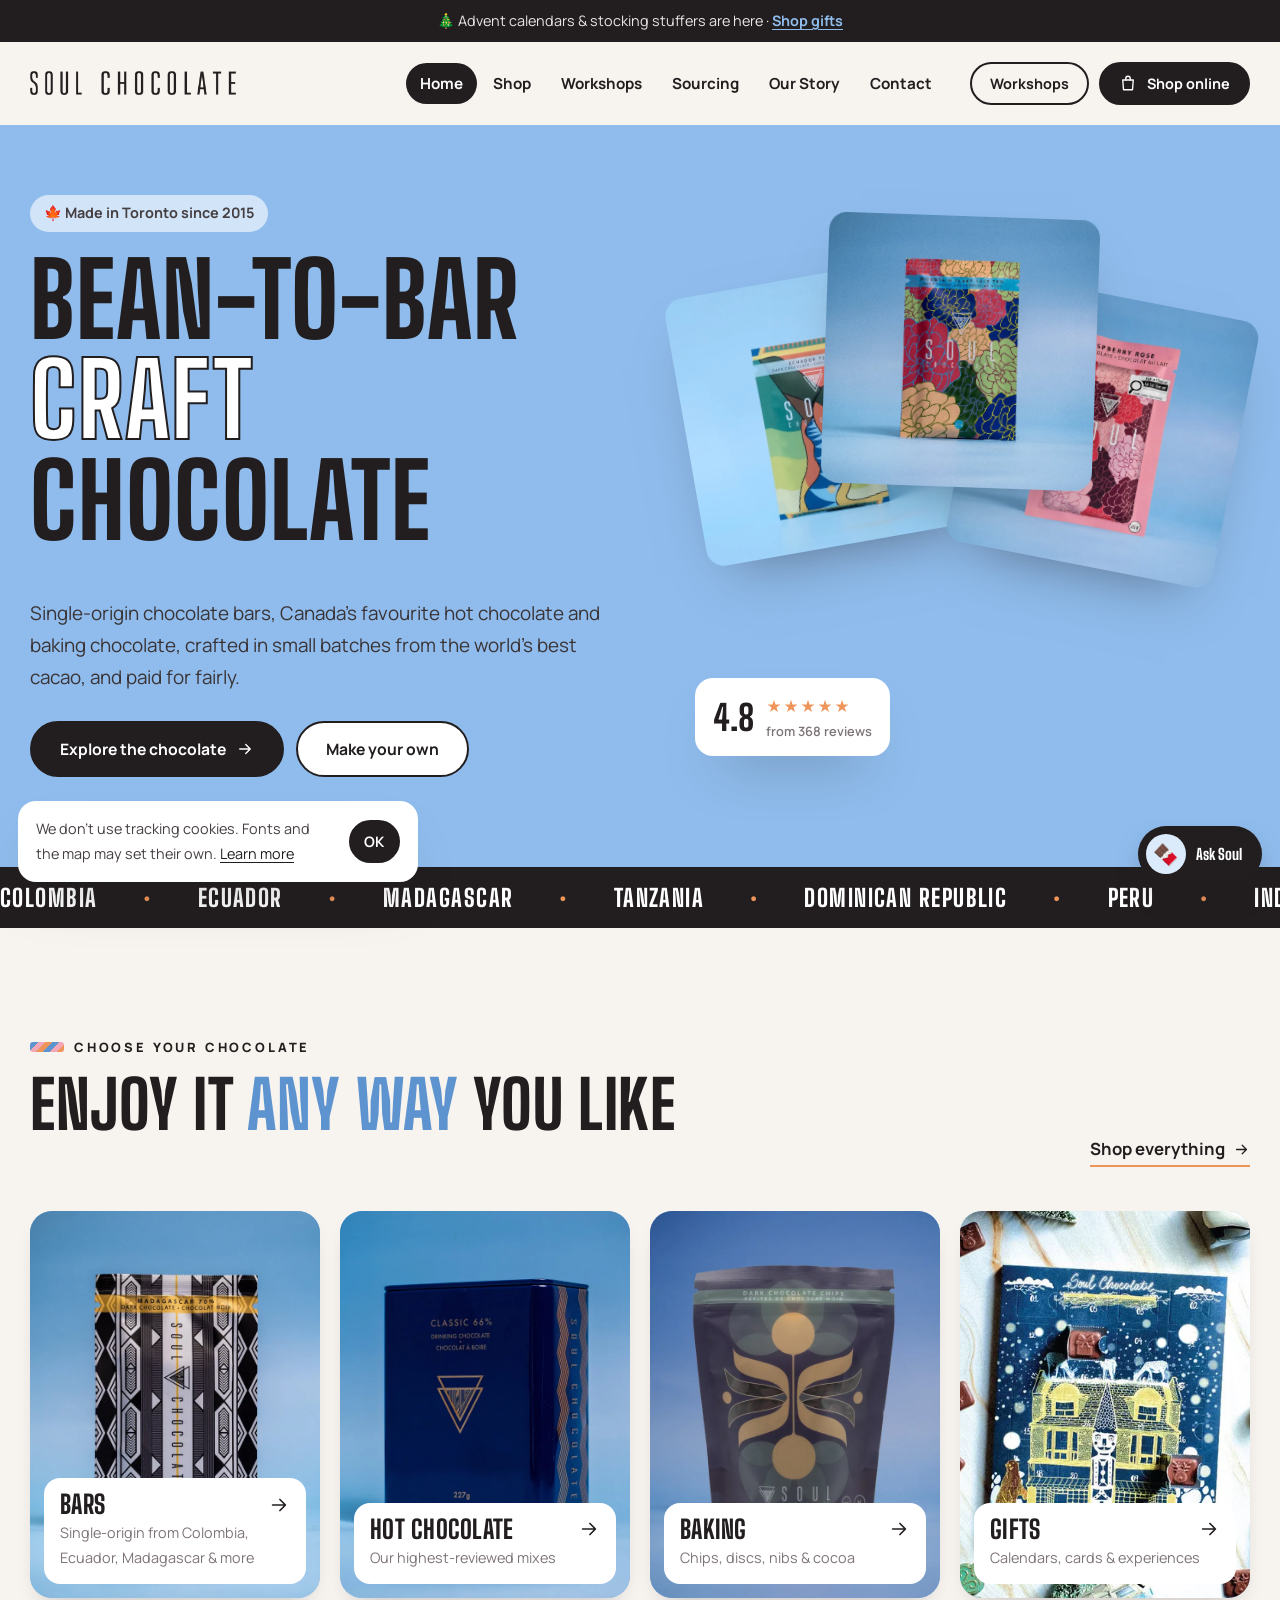
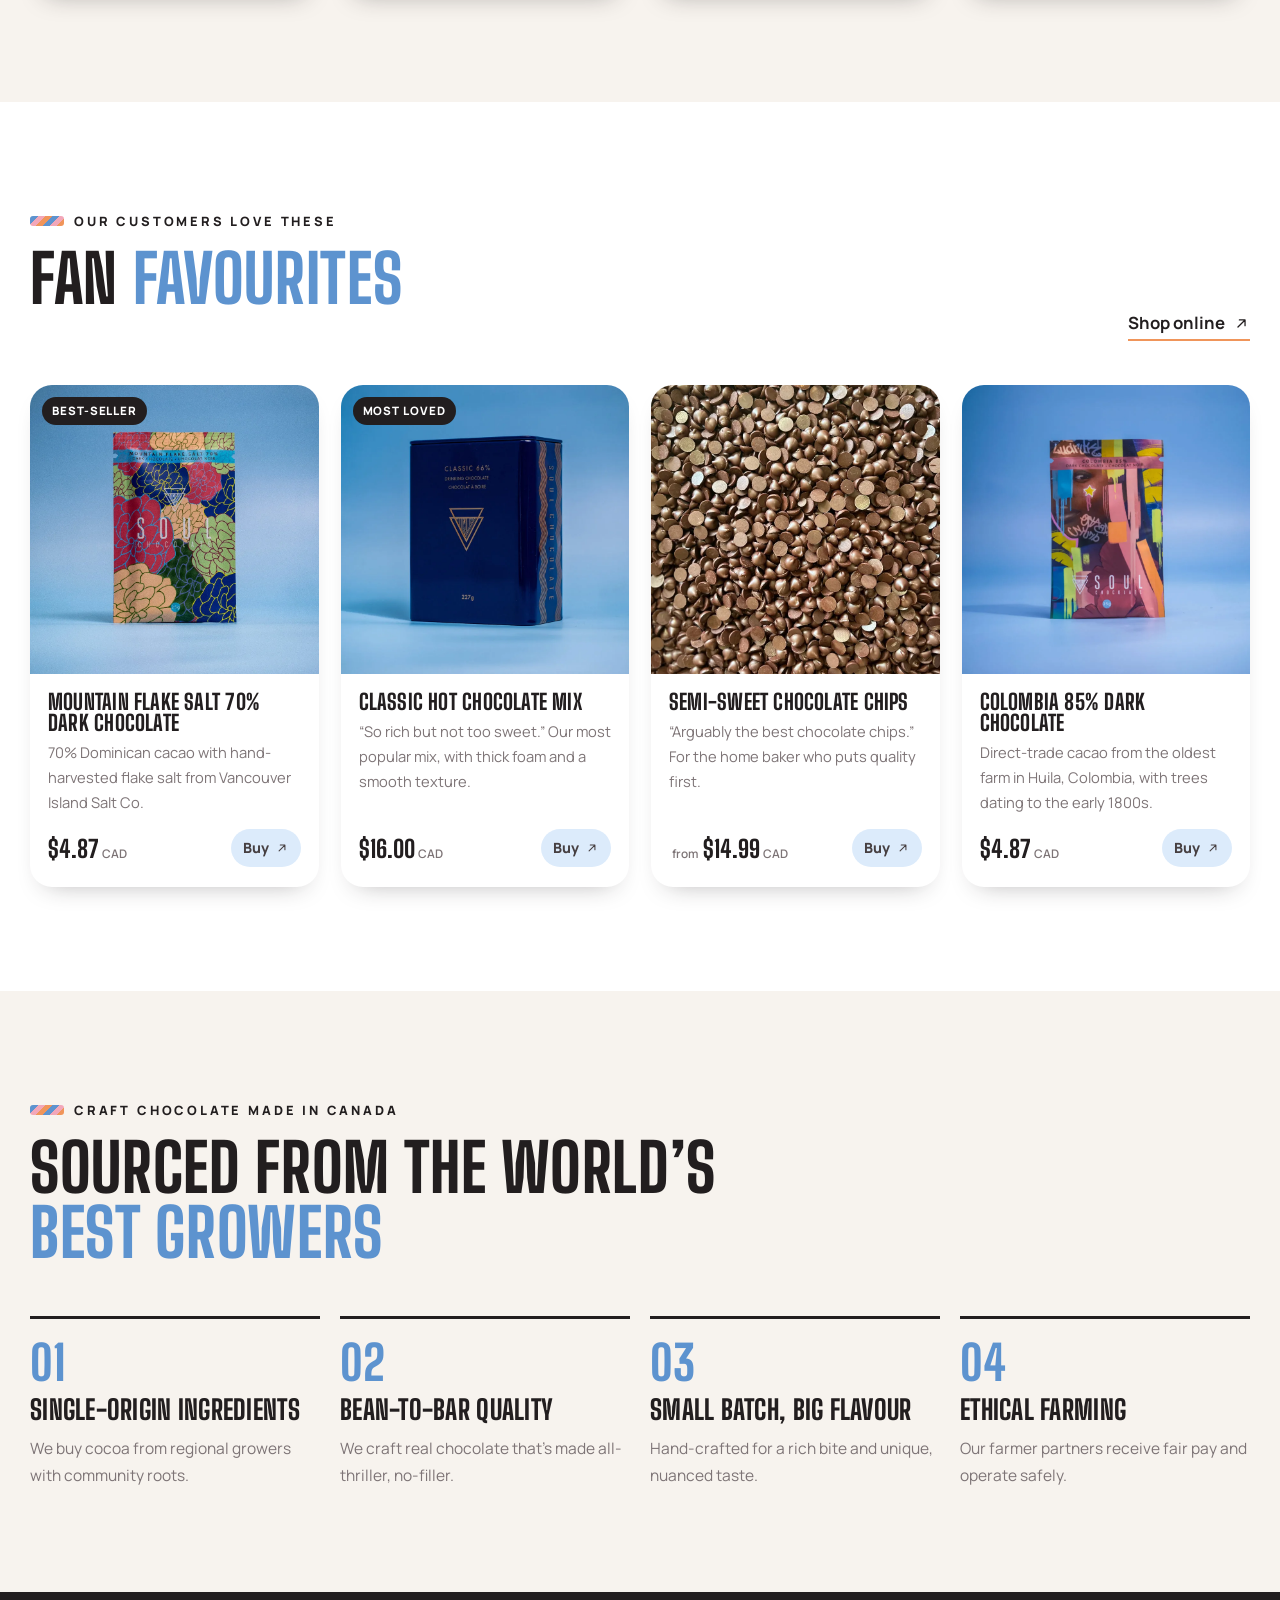
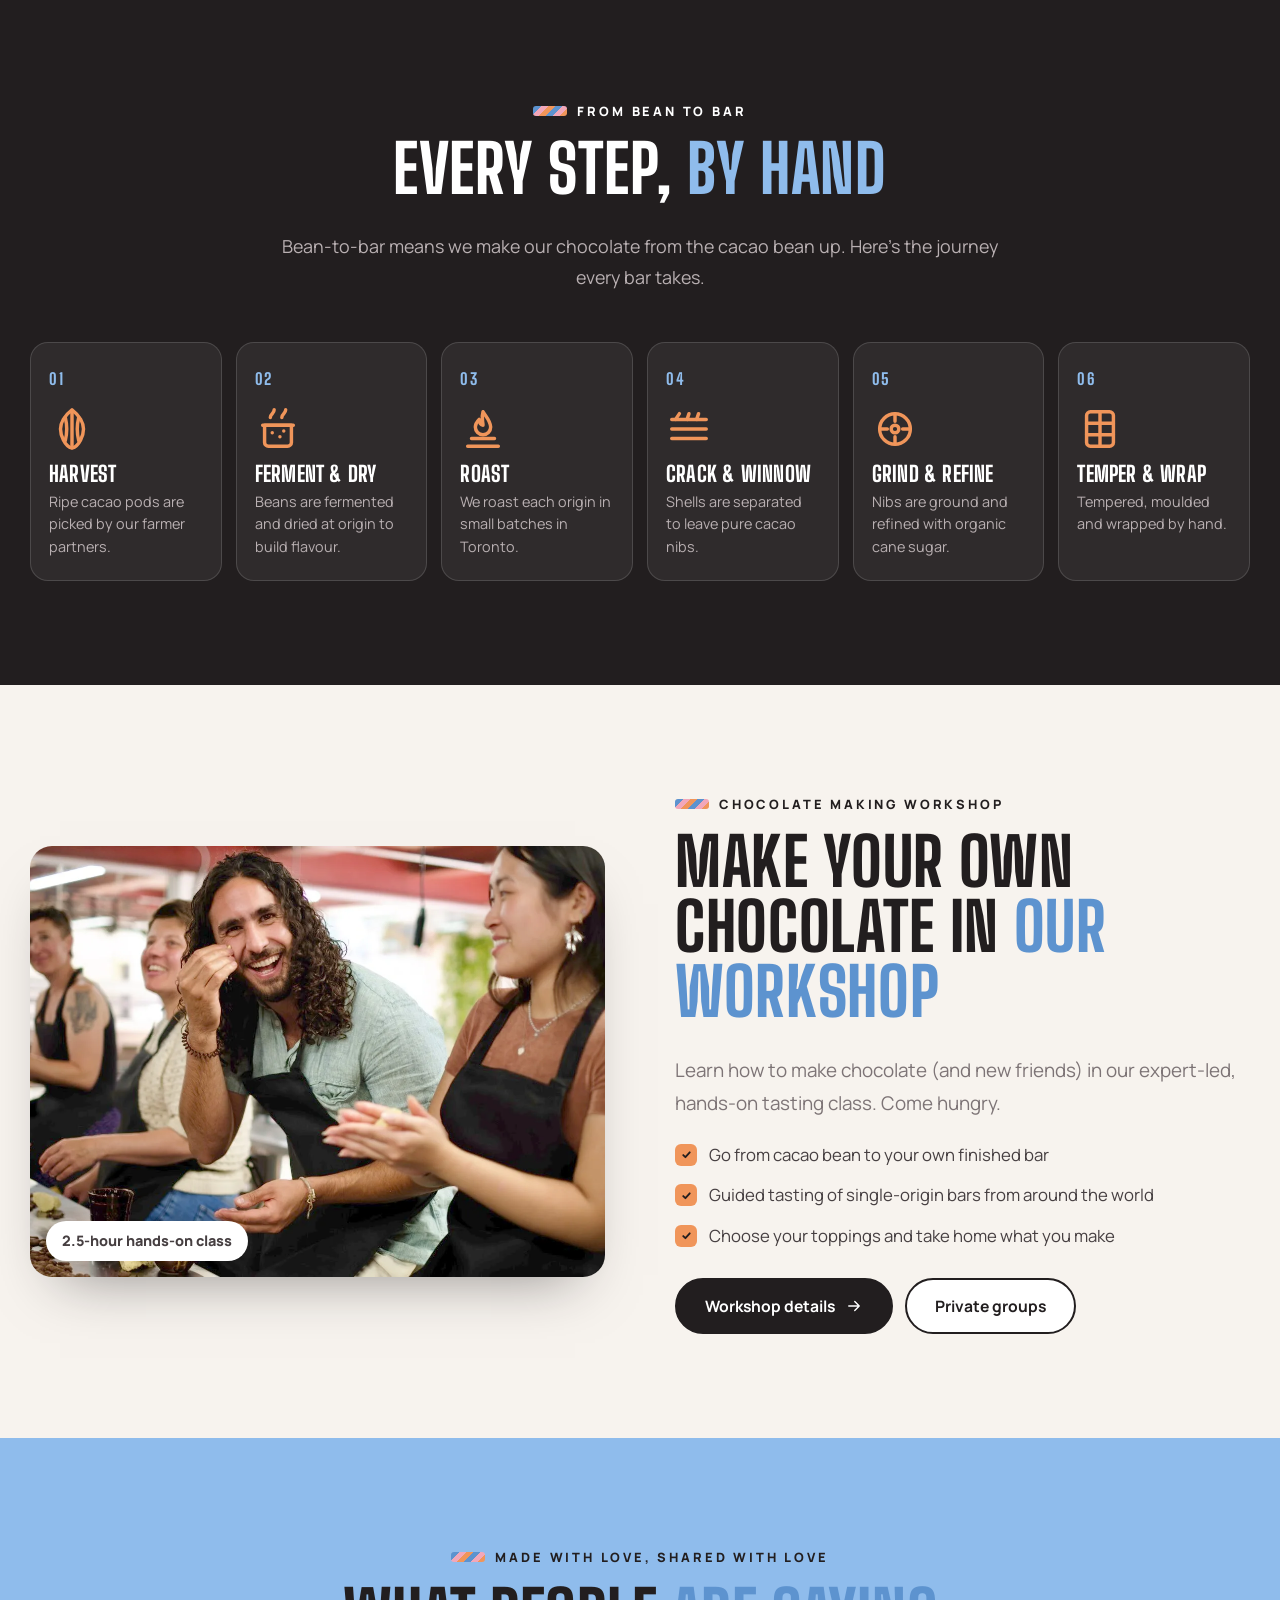
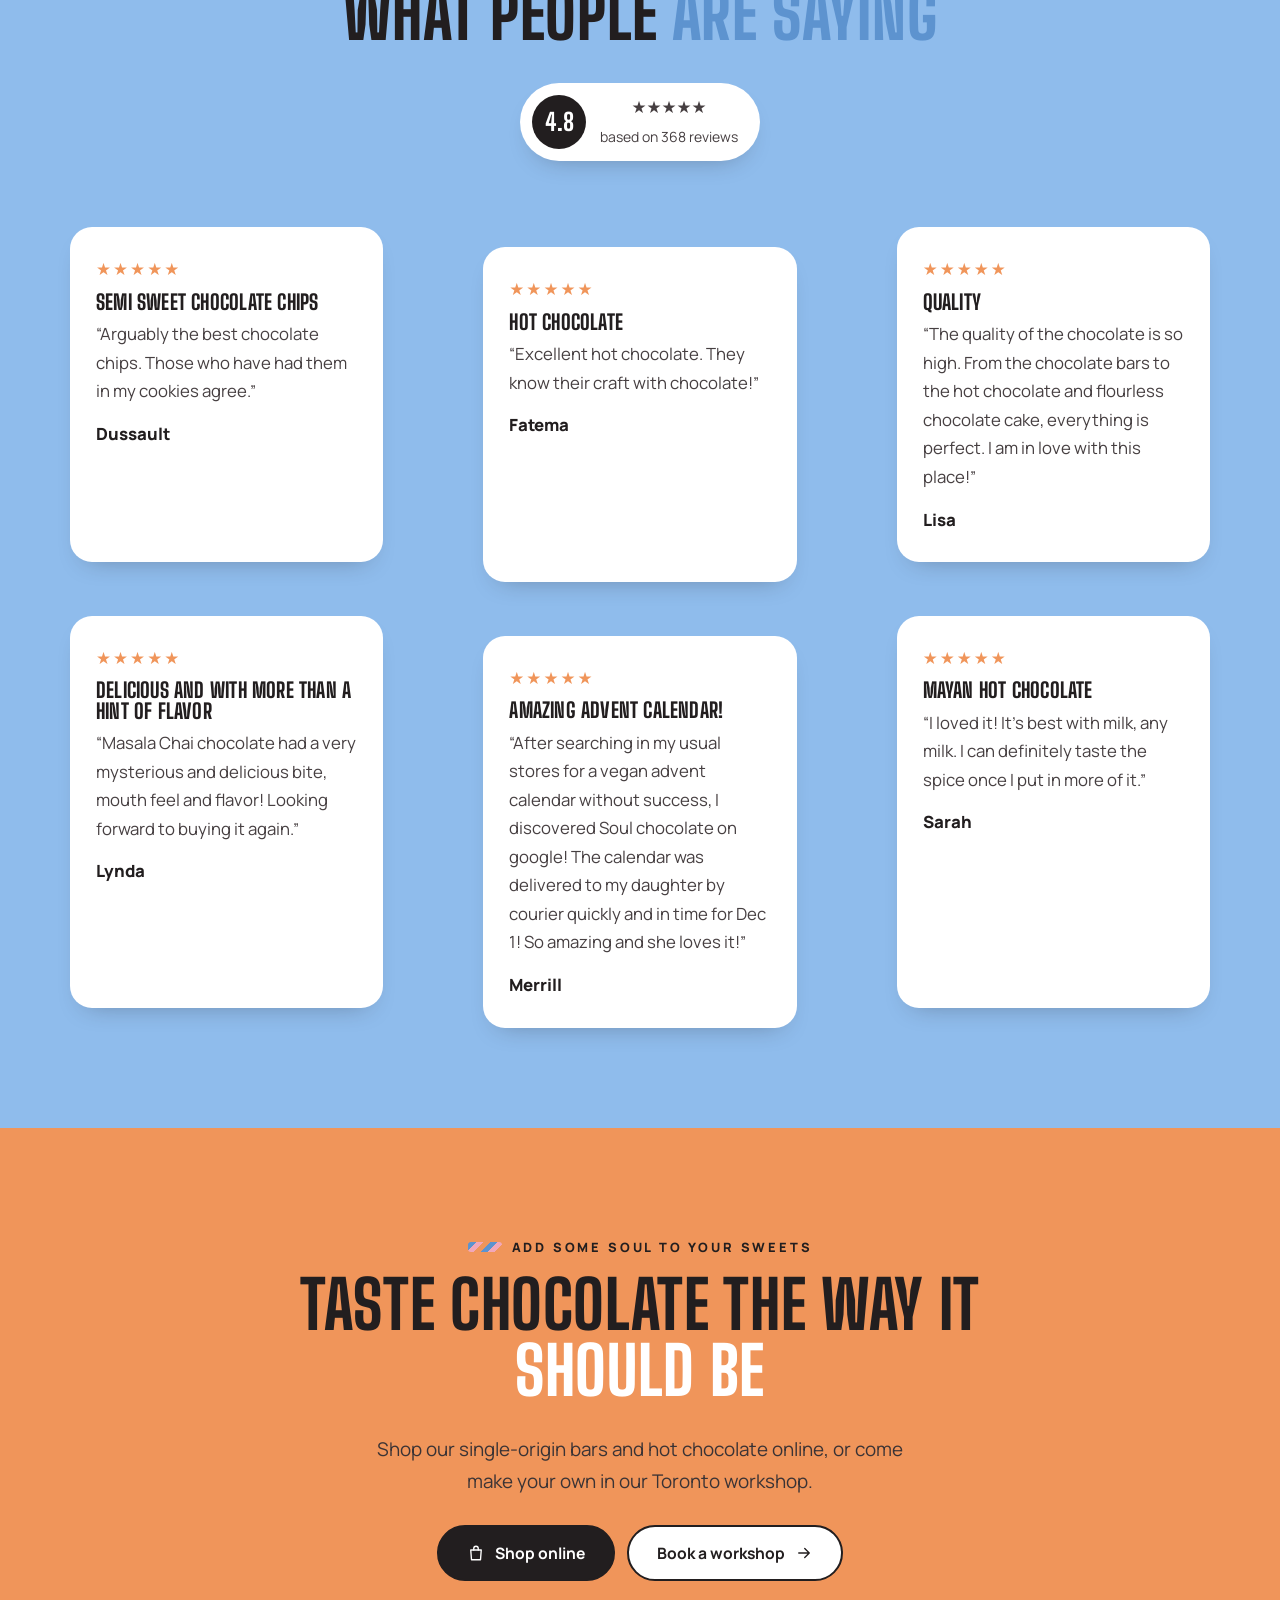
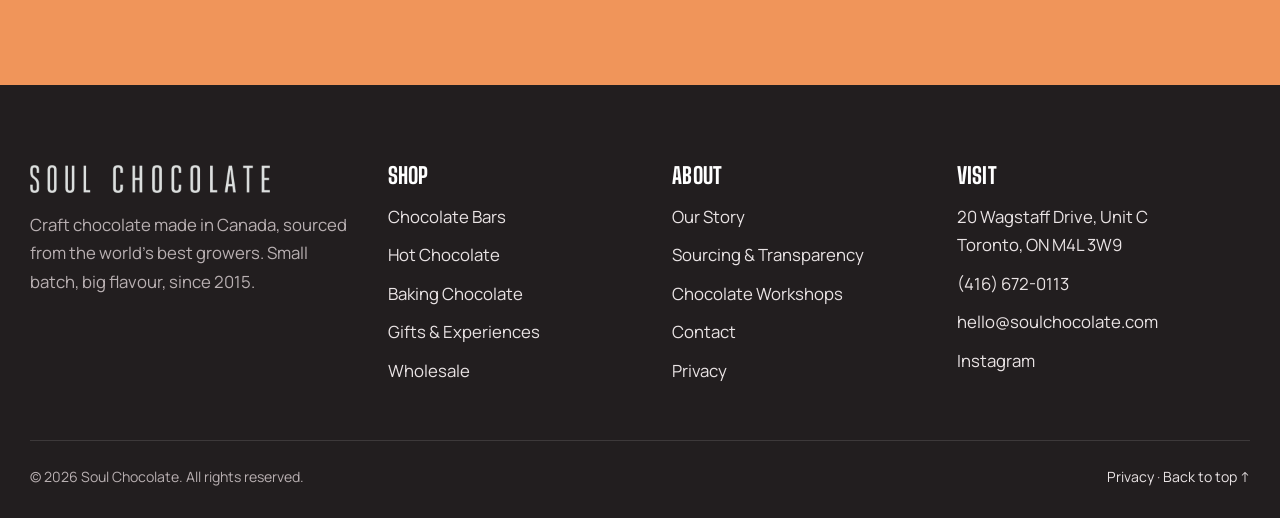
<file: soul-chocolate-WEBSITE/index.html>
<!doctype html>
<html lang="en-CA" class="no-js">
<head>
<meta charset="utf-8">
<meta name="viewport" content="width=device-width, initial-scale=1, viewport-fit=cover">
<title>Soul Chocolate | Bean-to-Bar Craft Chocolate Made in Toronto</title>
<meta name="description" content="Soul Chocolate makes bean-to-bar, single-origin craft chocolate in Toronto: chocolate bars, Canada’s favourite hot chocolate mix, baking chocolate, gifts and chocolate making workshops.">
<link rel="canonical" href="https://www.soulchocolate.com/">
<meta name="theme-color" content="#8fbcec">
<meta name="geo.region" content="CA-ON"><meta name="geo.placename" content="Toronto">
<meta property="og:type" content="website">
<meta property="og:site_name" content="Soul Chocolate">
<meta property="og:title" content="Soul Chocolate | Bean-to-Bar Craft Chocolate Made in Toronto">
<meta property="og:description" content="Soul Chocolate makes bean-to-bar, single-origin craft chocolate in Toronto: chocolate bars, Canada’s favourite hot chocolate mix, baking chocolate, gifts and chocolate making workshops.">
<meta property="og:url" content="https://www.soulchocolate.com/">
<meta property="og:image" content="https://www.soulchocolate.com/og-image.jpg">
<meta property="og:locale" content="en_CA">
<meta name="twitter:card" content="summary_large_image">
<link rel="icon" href="favicon.png" type="image/png">
<link rel="apple-touch-icon" href="favicon.png">
<link rel="manifest" href="site.webmanifest">
<link rel="preconnect" href="https://fonts.googleapis.com">
<link rel="preconnect" href="https://fonts.gstatic.com" crossorigin>
<link href="https://fonts.googleapis.com/css2?family=Big+Shoulders+Display:wght@700;800&family=Manrope:wght@400;500;600;700;800&display=swap" rel="stylesheet">
<link rel="stylesheet" href="styles.css">
<script type="application/ld+json">{"@context": "https://schema.org", "@type": "Store", "name": "Soul Chocolate", "url": "https://www.soulchocolate.com", "telephone": "+14166720113", "email": "hello@soulchocolate.com", "image": "https://www.soulchocolate.com/og-image.jpg", "logo": "https://www.soulchocolate.com/soul-wordmark.png", "foundingDate": "2015", "founder": [{"@type": "Person", "name": "Kyle"}, {"@type": "Person", "name": "Katie"}], "address": {"@type": "PostalAddress", "streetAddress": "20 Wagstaff Drive, Unit C", "addressLocality": "Toronto", "addressRegion": "ON", "postalCode": "M4L 3W9", "addressCountry": "CA"}, "aggregateRating": {"@type": "AggregateRating", "ratingValue": "4.8", "reviewCount": "368"}, "description": "Bean-to-bar craft chocolate made in Toronto: single-origin chocolate bars, hot chocolate, baking chocolate and chocolate making workshops."}</script>
<script defer src="site-config.js"></script>
<script defer src="main.js"></script>
<script defer src="chatbot.js"></script>
</head>
<body>
<a class="skip" href="#main">Skip to content</a>
<div class="promo"><span data-xmas hidden>🎄 Advent calendars &amp; stocking stuffers are here · <a href="shop.html?tab=gifts">Shop gifts</a></span><span data-not-xmas>Bean-to-bar chocolate, handmade in Toronto · <a href="workshops.html">Book a chocolate workshop</a></span></div>
<header class="hdr">
  <div class="wrap hdr-in">
    <a class="logo" href="index.html" aria-label="Soul Chocolate home"><img src="soul-wordmark.png" alt="Soul Chocolate" width="206" height="24"></a>
    <nav class="nav" id="nav" aria-label="Main"><ul><li><a href="index.html" aria-current="page">Home</a></li><li><a href="shop.html">Shop</a></li><li><a href="workshops.html">Workshops</a></li><li><a href="origins.html">Sourcing</a></li><li><a href="about.html">Our Story</a></li><li><a href="contact.html">Contact</a></li>
      <li class="m-only"><a class="btn btn-block" href="https://www.soulchocolate.com/collections/all" target="_blank" rel="noopener"><svg viewBox="0 0 24 24" fill="none" stroke="currentColor" stroke-width="1.8" stroke-linecap="round" stroke-linejoin="round" aria-hidden="true"><path d="M5 8h14l-1 13H6z"/><path d="M9 8V6a3 3 0 0 1 6 0v2"/></svg> Shop online</a></li>
      <li class="m-only"><a class="btn btn-sky btn-block" href="workshops.html">Book a workshop</a></li></ul></nav>
    <div class="hdr-cta">
      <a class="btn btn-ghost btn-sm" href="workshops.html">Workshops</a>
      <a class="btn btn-sm" href="https://www.soulchocolate.com/collections/all" target="_blank" rel="noopener"><svg viewBox="0 0 24 24" fill="none" stroke="currentColor" stroke-width="1.8" stroke-linecap="round" stroke-linejoin="round" aria-hidden="true"><path d="M5 8h14l-1 13H6z"/><path d="M9 8V6a3 3 0 0 1 6 0v2"/></svg> Shop online</a>
      <button class="burger" aria-label="Open menu" aria-expanded="false" aria-controls="nav"><span></span><span></span><span></span></button>
    </div>
  </div>
</header>
<main id="main">
<section class="hero"><div class="wrap hero-in">
  <div><div class="load"><span class="made">🍁 Made in Toronto since 2015</span>
    <h1>Bean-to-bar <em>craft</em> chocolate</h1>
    <p class="lead">Single-origin chocolate bars, Canada’s favourite hot chocolate and baking chocolate, crafted in small batches from the world’s best cacao, and paid for fairly.</p></div>
    <div class="load"><div class="btn-row"><a class="btn" href="shop.html">Explore the chocolate <svg class="arr" viewBox="0 0 24 24" fill="none" stroke="currentColor" stroke-width="1.8" stroke-linecap="round" stroke-linejoin="round" aria-hidden="true"><path d="M5 12h14M13 6l6 6-6 6"/></svg></a><a class="btn btn-light" href="workshops.html">Make your own</a></div></div></div>
  <div class="hero-stack load"><div class="bar b1"><img src="ecuador-75-dark-chocolate.webp" alt="Ecuador 75% dark chocolate bar" width="858" height="858" decoding="async"></div><div class="bar b2"><img src="organic-dark-chocolate-with-flaked-salt.webp" alt="Mountain Flake Salt 70% dark chocolate bar" width="900" height="900" decoding="async"></div><div class="bar b3"><img src="raspberryrose58.webp" alt="Raspberry Rose 58% dark milk chocolate bar" width="900" height="900" decoding="async"></div>
    <div class="rating"><b>4.8</b><div><span class="st">★★★★★</span><small>from 368 reviews</small></div></div></div>
</div></section>
<div class="marquee" aria-label="Cacao origins: Colombia, Ecuador, Madagascar, Tanzania, Dominican Republic, Peru, India, Belize"><div class="track" aria-hidden="true"><span>Colombia</span><span>Ecuador</span><span>Madagascar</span><span>Tanzania</span><span>Dominican Republic</span><span>Peru</span><span>India</span><span>Belize</span><span>Colombia</span><span>Ecuador</span><span>Madagascar</span><span>Tanzania</span><span>Dominican Republic</span><span>Peru</span><span>India</span><span>Belize</span></div></div>

<section class="sec"><div class="wrap"><div class="head-row"><div class="head rv"><span class="eyebrow">Choose your chocolate</span><h2>Enjoy it <em>any way</em> you like</h2></div><a class="link rv" href="shop.html">Shop everything <svg viewBox="0 0 24 24" fill="none" stroke="currentColor" stroke-width="1.8" stroke-linecap="round" stroke-linejoin="round" aria-hidden="true"><path d="M5 12h14M13 6l6 6-6 6"/></svg></a></div>
  <div class="cats"><a class="cat rv d1" href="shop.html?tab=bars"><img src="madagascar70.webp" alt="Bars" width="900" height="1200" loading="lazy" decoding="async"><div class="tx"><h3>Bars <svg viewBox="0 0 24 24" fill="none" stroke="currentColor" stroke-width="1.8" stroke-linecap="round" stroke-linejoin="round" aria-hidden="true"><path d="M5 12h14M13 6l6 6-6 6"/></svg></h3><p>Single-origin from Colombia, Ecuador, Madagascar &amp; more</p></div></a><a class="cat rv d2" href="shop.html?tab=drink"><img src="classic-hot-chocolate.webp" alt="Hot Chocolate" width="900" height="1200" loading="lazy" decoding="async"><div class="tx"><h3>Hot Chocolate <svg viewBox="0 0 24 24" fill="none" stroke="currentColor" stroke-width="1.8" stroke-linecap="round" stroke-linejoin="round" aria-hidden="true"><path d="M5 12h14M13 6l6 6-6 6"/></svg></h3><p>Our highest-reviewed mixes</p></div></a><a class="cat rv d3" href="shop.html?tab=baking"><img src="dark-chocolate-chips.webp" alt="Baking" width="900" height="1200" loading="lazy" decoding="async"><div class="tx"><h3>Baking <svg viewBox="0 0 24 24" fill="none" stroke="currentColor" stroke-width="1.8" stroke-linecap="round" stroke-linejoin="round" aria-hidden="true"><path d="M5 12h14M13 6l6 6-6 6"/></svg></h3><p>Chips, discs, nibs &amp; cocoa</p></div></a><a class="cat rv d4" href="shop.html?tab=gifts"><img src="advent-calendar.webp" alt="Gifts" width="900" height="1200" loading="lazy" decoding="async"><div class="tx"><h3>Gifts <svg viewBox="0 0 24 24" fill="none" stroke="currentColor" stroke-width="1.8" stroke-linecap="round" stroke-linejoin="round" aria-hidden="true"><path d="M5 12h14M13 6l6 6-6 6"/></svg></h3><p>Calendars, cards &amp; experiences</p></div></a></div></div></section>

<section class="sec sec-white"><div class="wrap"><div class="head-row"><div class="head rv"><span class="eyebrow">Our customers love these</span><h2>Fan <em>favourites</em></h2></div><a class="link rv" href="https://www.soulchocolate.com/collections/all" target="_blank" rel="noopener">Shop online <svg viewBox="0 0 24 24" fill="none" stroke="currentColor" stroke-width="1.8" stroke-linecap="round" stroke-linejoin="round" aria-hidden="true"><path d="M7 17 17 7M9 7h8v8"/></svg></a></div>
  <div class="grid"><a class="pc rv d1" href="https://www.soulchocolate.com/products/organic-dark-chocolate-with-flaked-salt" target="_blank" rel="noopener"><div class="ph"><img src="organic-dark-chocolate-with-flaked-salt.webp" alt="Mountain Flake Salt 70% Dark Chocolate" width="900" height="900" loading="lazy" decoding="async"><span class="badge">Best-seller</span></div>
<div class="bd"><h3>Mountain Flake Salt 70% Dark Chocolate</h3><p>70% Dominican cacao with hand-harvested flake salt from Vancouver Island Salt Co.</p><div class="ft"><span class="price">$4.87<small>CAD</small></span><span class="buy">Buy <svg viewBox="0 0 24 24" fill="none" stroke="currentColor" stroke-width="1.8" stroke-linecap="round" stroke-linejoin="round" aria-hidden="true"><path d="M7 17 17 7M9 7h8v8"/></svg></span></div></div></a><a class="pc rv d2" href="https://www.soulchocolate.com/products/classic-hot-chocolate" target="_blank" rel="noopener"><div class="ph"><img src="classic-hot-chocolate.webp" alt="Classic Hot Chocolate Mix" width="900" height="900" loading="lazy" decoding="async"><span class="badge">Most loved</span></div>
<div class="bd"><h3>Classic Hot Chocolate Mix</h3><p>“So rich but not too sweet.” Our most popular mix, with thick foam and a smooth texture.</p><div class="ft"><span class="price">$16.00<small>CAD</small></span><span class="buy">Buy <svg viewBox="0 0 24 24" fill="none" stroke="currentColor" stroke-width="1.8" stroke-linecap="round" stroke-linejoin="round" aria-hidden="true"><path d="M7 17 17 7M9 7h8v8"/></svg></span></div></div></a><a class="pc rv d3" href="https://www.soulchocolate.com/products/semi-sweet-chocolate-chips-55-bulk" target="_blank" rel="noopener"><div class="ph"><img src="semi-sweet-chocolate-chips-55-bulk.webp" alt="Semi-Sweet Chocolate Chips" width="900" height="900" loading="lazy" decoding="async"></div>
<div class="bd"><h3>Semi-Sweet Chocolate Chips</h3><p>“Arguably the best chocolate chips.” For the home baker who puts quality first.</p><div class="ft"><span class="price"><small>from</small> $14.99<small>CAD</small></span><span class="buy">Buy <svg viewBox="0 0 24 24" fill="none" stroke="currentColor" stroke-width="1.8" stroke-linecap="round" stroke-linejoin="round" aria-hidden="true"><path d="M7 17 17 7M9 7h8v8"/></svg></span></div></div></a><a class="pc rv d4" href="https://www.soulchocolate.com/products/colombia-single-origin-dark-chocolate" target="_blank" rel="noopener"><div class="ph"><img src="colombia-single-origin-dark-chocolate.webp" alt="Colombia 85% Dark Chocolate" width="900" height="900" loading="lazy" decoding="async"></div>
<div class="bd"><h3>Colombia 85% Dark Chocolate</h3><p>Direct-trade cacao from the oldest farm in Huila, Colombia, with trees dating to the early 1800s.</p><div class="ft"><span class="price">$4.87<small>CAD</small></span><span class="buy">Buy <svg viewBox="0 0 24 24" fill="none" stroke="currentColor" stroke-width="1.8" stroke-linecap="round" stroke-linejoin="round" aria-hidden="true"><path d="M7 17 17 7M9 7h8v8"/></svg></span></div></div></a></div></div></section>

<section class="sec"><div class="wrap"><div class="head rv"><span class="eyebrow">Craft chocolate made in Canada</span><h2>Sourced from the world’s <em>best growers</em></h2></div>
  <div class="vals"><div class="val rv d1"><span class="n">01</span><h3>Single-origin ingredients</h3><p>We buy cocoa from regional growers with community roots.</p></div><div class="val rv d2"><span class="n">02</span><h3>Bean-to-bar quality</h3><p>We craft real chocolate that’s made all-thriller, no-filler.</p></div><div class="val rv d3"><span class="n">03</span><h3>Small batch, big flavour</h3><p>Hand-crafted for a rich bite and unique, nuanced taste.</p></div><div class="val rv d4"><span class="n">04</span><h3>Ethical farming</h3><p>Our farmer partners receive fair pay and operate safely.</p></div></div></div></section>

<section class="sec sec-ink"><div class="wrap"><div class="head center rv"><span class="eyebrow">From bean to bar</span><h2>Every step, <em>by hand</em></h2><p>Bean-to-bar means we make our chocolate from the cacao bean up. Here’s the journey every bar takes.</p></div>
  <div class="journey"><div class="step rv d1"><svg viewBox="0 0 24 24" fill="none" stroke="currentColor" stroke-width="1.8" stroke-linecap="round" stroke-linejoin="round" aria-hidden="true"><path d="M12 2c4 3 6 7 6 10s-2 9-6 10c-4-1-6-7-6-10s2-7 6-10z"/><path d="M12 3v18M8.5 6c1 4 1 8 0 12M15.5 6c-1 4-1 8 0 12"/></svg><h3>Harvest</h3><p>Ripe cacao pods are picked by our farmer partners.</p></div><div class="step rv d2"><svg viewBox="0 0 24 24" fill="none" stroke="currentColor" stroke-width="1.8" stroke-linecap="round" stroke-linejoin="round" aria-hidden="true"><path d="M5 10h14v9a2 2 0 0 1-2 2H7a2 2 0 0 1-2-2z"/><path d="M4 10h16M9 14h.01M13 16h.01M15 13h.01M8 6c0-2 2-2 2-4M14 6c0-2 2-2 2-4"/></svg><h3>Ferment &amp; dry</h3><p>Beans are fermented and dried at origin to build flavour.</p></div><div class="step rv d3"><svg viewBox="0 0 24 24" fill="none" stroke="currentColor" stroke-width="1.8" stroke-linecap="round" stroke-linejoin="round" aria-hidden="true"><path d="M12 3c2 3 4 5 4 8a4 4 0 0 1-8 0c0-2 1-3 2-4 0 2 1 3 2 3 0-2-1-4 0-7z"/><path d="M4 21h16M6 17h12"/></svg><h3>Roast</h3><p>We roast each origin in small batches in Toronto.</p></div><div class="step rv d4"><svg viewBox="0 0 24 24" fill="none" stroke="currentColor" stroke-width="1.8" stroke-linecap="round" stroke-linejoin="round" aria-hidden="true"><path d="M3 7h18M3 12h18M3 17h18"/><path d="M7 4l-2 3M12 4l-1 3M17 4l-1 3"/></svg><h3>Crack &amp; winnow</h3><p>Shells are separated to leave pure cacao nibs.</p></div><div class="step rv d5"><svg viewBox="0 0 24 24" fill="none" stroke="currentColor" stroke-width="1.8" stroke-linecap="round" stroke-linejoin="round" aria-hidden="true"><circle cx="12" cy="12" r="8"/><path d="M12 4v4M12 16v4M4 12h4M16 12h4"/><circle cx="12" cy="12" r="2"/></svg><h3>Grind &amp; refine</h3><p>Nibs are ground and refined with organic cane sugar.</p></div><div class="step rv d6"><svg viewBox="0 0 24 24" fill="none" stroke="currentColor" stroke-width="1.8" stroke-linecap="round" stroke-linejoin="round" aria-hidden="true"><rect x="5" y="3" width="14" height="18" rx="2"/><path d="M5 9h14M5 15h14M12 3v18"/></svg><h3>Temper &amp; wrap</h3><p>Tempered, moulded and wrapped by hand.</p></div></div></div></section>

<section class="sec"><div class="wrap split">
  <div class="photo rv" style="aspect-ratio:4/3"><img src="workshop-class.webp" alt="Guests laughing at a Soul Chocolate making class" width="1280" height="854" loading="lazy" decoding="async"><span class="tag">2.5-hour hands-on class</span></div>
  <div class="rv d1"><span class="eyebrow">Chocolate making workshop</span><h2>Make your own chocolate in <em>our workshop</em></h2>
    <p class="lead">Learn how to make chocolate (and new friends) in our expert-led, hands-on tasting class. Come hungry.</p>
    <ul class="ticks"><li>Go from cacao bean to your own finished bar</li><li>Guided tasting of single-origin bars from around the world</li><li>Choose your toppings and take home what you make</li></ul>
    <div class="btn-row"><a class="btn" href="workshops.html">Workshop details <svg class="arr" viewBox="0 0 24 24" fill="none" stroke="currentColor" stroke-width="1.8" stroke-linecap="round" stroke-linejoin="round" aria-hidden="true"><path d="M5 12h14M13 6l6 6-6 6"/></svg></a><a class="btn btn-light" href="workshops.html#groups">Private groups</a></div></div>
</div></section>

<section class="sec sec-sky"><div class="wrap"><div class="head center rv"><span class="eyebrow">Made with love, shared with love</span><h2>What people <em>are saying</em></h2>
  <div class="big-rating"><b>4.8</b><span><strong>★★★★★</strong><br><small>based on 368 reviews</small></span></div></div>
  <div class="reviews"><figure class="rev rv d1"><div class="st" aria-label="5 stars">★★★★★</div><h3>Semi sweet chocolate chips</h3><p>“Arguably the best chocolate chips. Those who have had them in my cookies agree.”</p><cite>Dussault</cite></figure><figure class="rev rv d2"><div class="st" aria-label="5 stars">★★★★★</div><h3>Hot chocolate</h3><p>“Excellent hot chocolate. They know their craft with chocolate!”</p><cite>Fatema</cite></figure><figure class="rev rv d3"><div class="st" aria-label="5 stars">★★★★★</div><h3>Quality</h3><p>“The quality of the chocolate is so high. From the chocolate bars to the hot chocolate and flourless chocolate cake, everything is perfect. I am in love with this place!”</p><cite>Lisa</cite></figure><figure class="rev rv d1"><div class="st" aria-label="5 stars">★★★★★</div><h3>Delicious and with more than a hint of flavor</h3><p>“Masala Chai chocolate had a very mysterious and delicious bite, mouth feel and flavor! Looking forward to buying it again.”</p><cite>Lynda</cite></figure><figure class="rev rv d2"><div class="st" aria-label="5 stars">★★★★★</div><h3>Amazing Advent calendar!</h3><p>“After searching in my usual stores for a vegan advent calendar without success, I discovered Soul chocolate on google! The calendar was delivered to my daughter by courier quickly and in time for Dec 1! So amazing and she loves it!”</p><cite>Merrill</cite></figure><figure class="rev rv d3"><div class="st" aria-label="5 stars">★★★★★</div><h3>Mayan Hot Chocolate</h3><p>“I loved it! It’s best with milk, any milk. I can definitely taste the spice once I put in more of it.”</p><cite>Sarah</cite></figure></div></div></section>
<section class="sec final"><div class="wrap rv"><span class="eyebrow">Add some soul to your sweets</span><h2>Taste chocolate the way it <em>should be</em></h2><p class="lead">Shop our single-origin bars and hot chocolate online, or come make your own in our Toronto workshop.</p>
  <div class="btn-row"><a class="btn" href="https://www.soulchocolate.com/collections/all" target="_blank" rel="noopener"><svg viewBox="0 0 24 24" fill="none" stroke="currentColor" stroke-width="1.8" stroke-linecap="round" stroke-linejoin="round" aria-hidden="true"><path d="M5 8h14l-1 13H6z"/><path d="M9 8V6a3 3 0 0 1 6 0v2"/></svg> Shop online</a><a class="btn btn-light" href="workshops.html">Book a workshop <svg class="arr" viewBox="0 0 24 24" fill="none" stroke="currentColor" stroke-width="1.8" stroke-linecap="round" stroke-linejoin="round" aria-hidden="true"><path d="M5 12h14M13 6l6 6-6 6"/></svg></a></div></div></section>
</main>
<footer class="foot">
  <div class="wrap foot-grid">
    <div><a class="logo" href="index.html" aria-label="Soul Chocolate home"><img src="soul-wordmark.png" alt="Soul Chocolate" width="240" height="28" loading="lazy"></a>
      <p>Craft chocolate made in Canada, sourced from the world’s best growers. Small batch, big flavour, since 2015.</p></div>
    <div><h4>Shop</h4><ul><li><a href="shop.html?tab=bars">Chocolate Bars</a></li><li><a href="shop.html?tab=drink">Hot Chocolate</a></li><li><a href="shop.html?tab=baking">Baking Chocolate</a></li><li><a href="shop.html?tab=gifts">Gifts &amp; Experiences</a></li><li><a href="contact.html?type=Wholesale#message">Wholesale</a></li></ul></div>
    <div><h4>About</h4><ul><li><a href="about.html">Our Story</a></li><li><a href="origins.html">Sourcing &amp; Transparency</a></li><li><a href="workshops.html">Chocolate Workshops</a></li><li><a href="contact.html">Contact</a></li><li><a href="privacy.html">Privacy</a></li></ul></div>
    <div><h4>Visit</h4><ul>
      <li><a href="https://www.google.com/maps/search/?api=1&amp;query=Soul+Chocolate,+20+Wagstaff+Drive,+Toronto,+ON+M4L+3W9" target="_blank" rel="noopener">20 Wagstaff Drive, Unit C<br>Toronto, ON M4L 3W9</a></li>
      <li><a href="tel:+14166720113">(416) 672-0113</a></li>
      <li><a href="mailto:hello@soulchocolate.com">hello@soulchocolate.com</a></li>
      <li><a href="https://www.instagram.com/soulchocolate/" target="_blank" rel="noopener">Instagram</a></li></ul></div>
  </div>
  <div class="wrap foot-bottom"><span>© <span data-year>2026</span> Soul Chocolate. All rights reserved.</span><span><a href="privacy.html">Privacy</a> · <a href="#main">Back to top ↑</a></span></div>
</footer>
<div class="mbar"><a class="btn btn-sky" href="workshops.html">Workshops</a><a class="btn" href="https://www.soulchocolate.com/collections/all" target="_blank" rel="noopener"><svg viewBox="0 0 24 24" fill="none" stroke="currentColor" stroke-width="1.8" stroke-linecap="round" stroke-linejoin="round" aria-hidden="true"><path d="M5 8h14l-1 13H6z"/><path d="M9 8V6a3 3 0 0 1 6 0v2"/></svg> Shop</a></div>
<div class="cookie" hidden><p>We don’t use tracking cookies. Fonts and the map may set their own. <a href="privacy.html">Learn more</a></p><button class="btn btn-sm" type="button">OK</button></div>
</body>
</html>
</file>
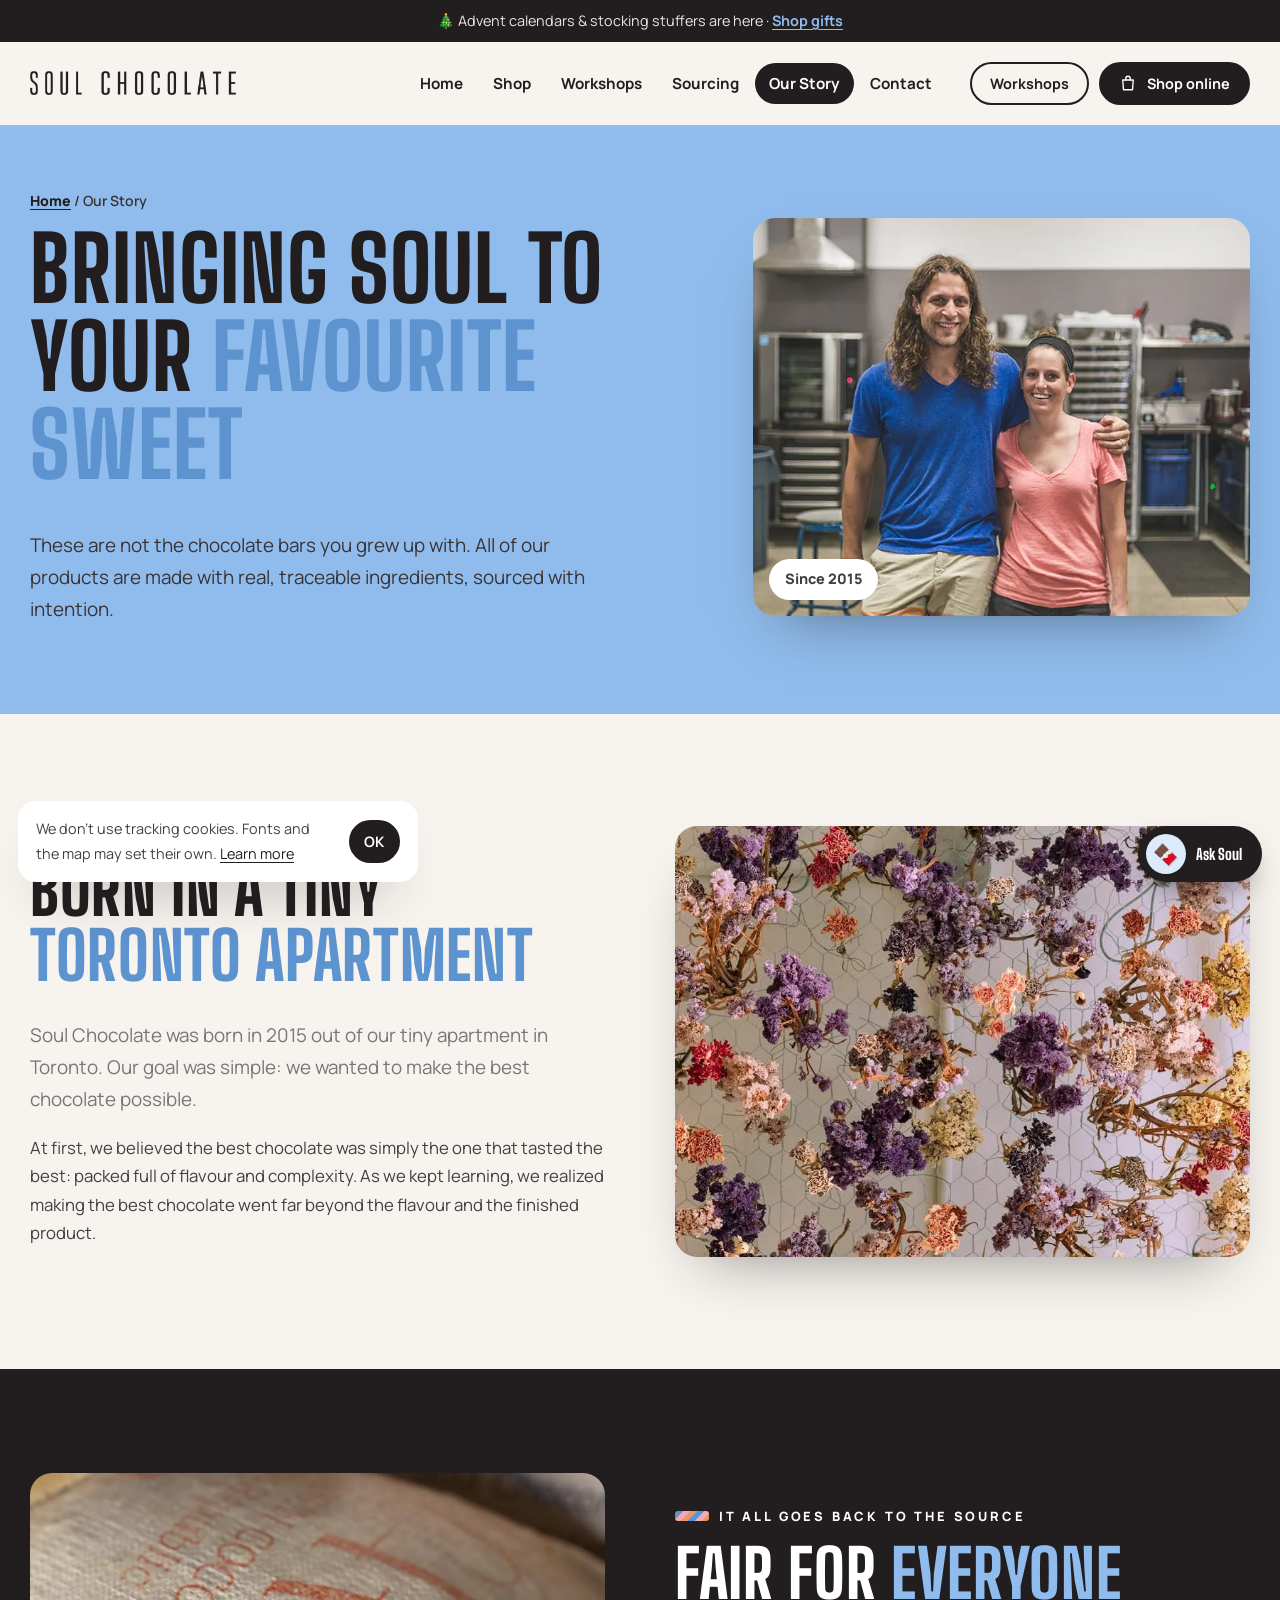
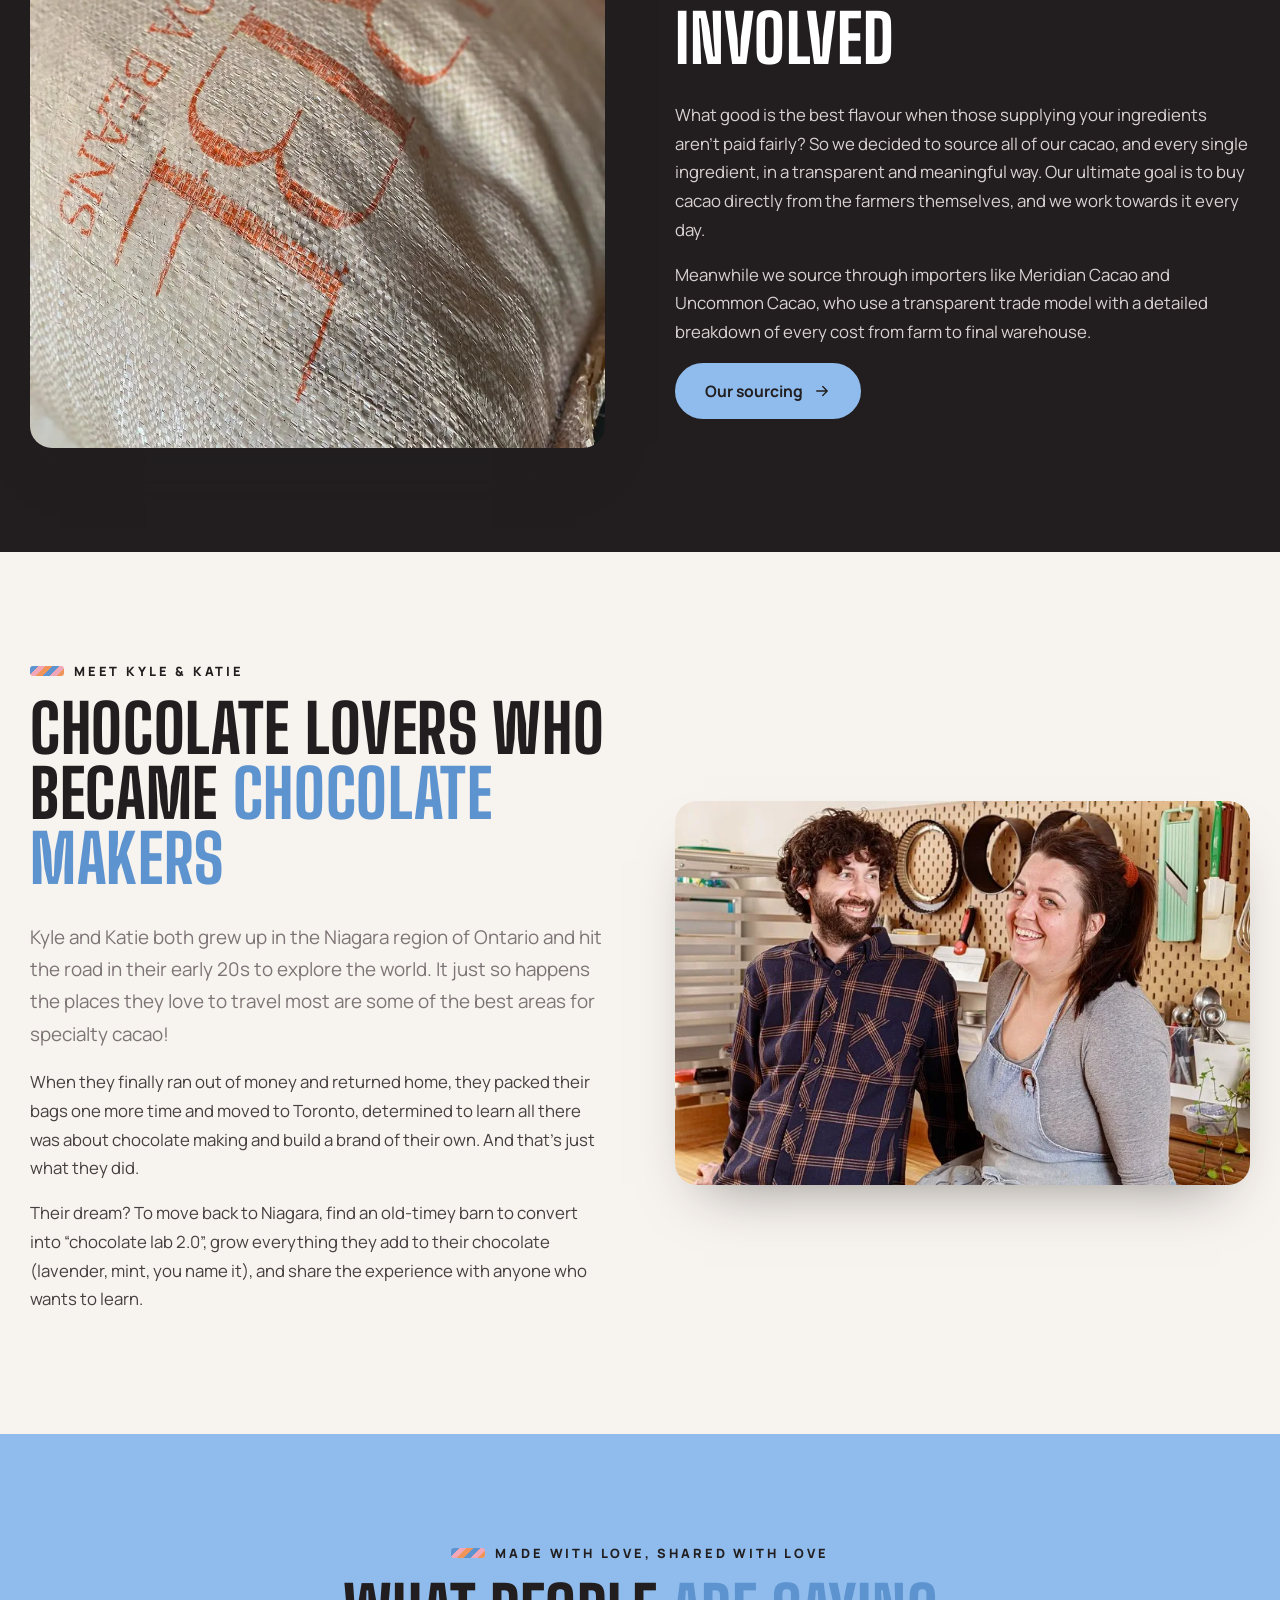
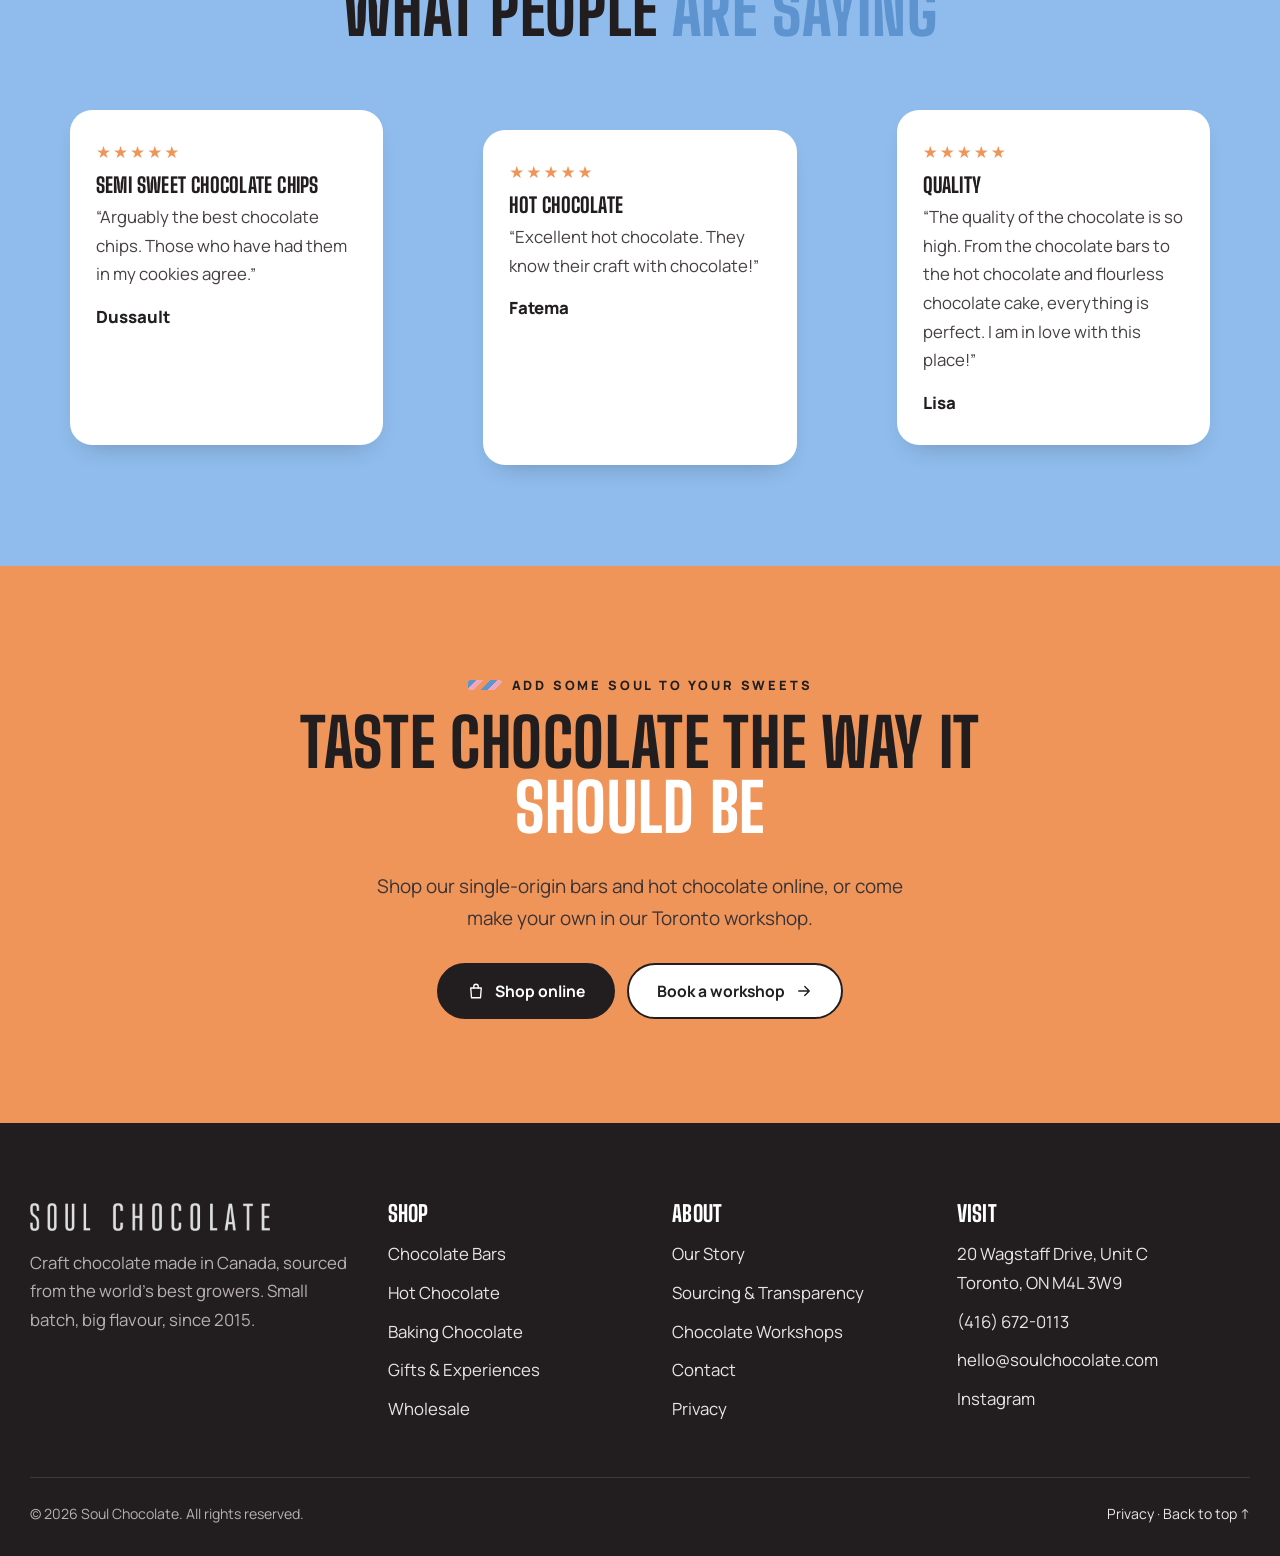
<file: soul-chocolate-WEBSITE/about.html>
<!doctype html>
<html lang="en-CA" class="no-js">
<head>
<meta charset="utf-8">
<meta name="viewport" content="width=device-width, initial-scale=1, viewport-fit=cover">
<title>Our Story | Soul Chocolate, Toronto</title>
<meta name="description" content="Soul Chocolate was born in 2015 in a tiny Toronto apartment. Meet Kyle &amp; Katie, and learn why we source every ingredient transparently and pay farmers fairly.">
<link rel="canonical" href="https://www.soulchocolate.com/about.html">
<meta name="theme-color" content="#8fbcec">
<meta name="geo.region" content="CA-ON"><meta name="geo.placename" content="Toronto">
<meta property="og:type" content="website">
<meta property="og:site_name" content="Soul Chocolate">
<meta property="og:title" content="Our Story | Soul Chocolate, Toronto">
<meta property="og:description" content="Soul Chocolate was born in 2015 in a tiny Toronto apartment. Meet Kyle &amp; Katie, and learn why we source every ingredient transparently and pay farmers fairly.">
<meta property="og:url" content="https://www.soulchocolate.com/about.html">
<meta property="og:image" content="https://www.soulchocolate.com/og-image.jpg">
<meta property="og:locale" content="en_CA">
<meta name="twitter:card" content="summary_large_image">
<link rel="icon" href="favicon.png" type="image/png">
<link rel="apple-touch-icon" href="favicon.png">
<link rel="manifest" href="site.webmanifest">
<link rel="preconnect" href="https://fonts.googleapis.com">
<link rel="preconnect" href="https://fonts.gstatic.com" crossorigin>
<link href="https://fonts.googleapis.com/css2?family=Big+Shoulders+Display:wght@700;800&family=Manrope:wght@400;500;600;700;800&display=swap" rel="stylesheet">
<link rel="stylesheet" href="styles.css">
<script type="application/ld+json">{"@context": "https://schema.org", "@type": "Store", "name": "Soul Chocolate", "url": "https://www.soulchocolate.com", "telephone": "+14166720113", "email": "hello@soulchocolate.com", "image": "https://www.soulchocolate.com/og-image.jpg", "logo": "https://www.soulchocolate.com/soul-wordmark.png", "foundingDate": "2015", "founder": [{"@type": "Person", "name": "Kyle"}, {"@type": "Person", "name": "Katie"}], "address": {"@type": "PostalAddress", "streetAddress": "20 Wagstaff Drive, Unit C", "addressLocality": "Toronto", "addressRegion": "ON", "postalCode": "M4L 3W9", "addressCountry": "CA"}, "aggregateRating": {"@type": "AggregateRating", "ratingValue": "4.8", "reviewCount": "368"}, "description": "Bean-to-bar craft chocolate made in Toronto: single-origin chocolate bars, hot chocolate, baking chocolate and chocolate making workshops."}</script>
<script defer src="site-config.js"></script>
<script defer src="main.js"></script>
<script defer src="chatbot.js"></script>
</head>
<body>
<a class="skip" href="#main">Skip to content</a>
<div class="promo"><span data-xmas hidden>🎄 Advent calendars &amp; stocking stuffers are here · <a href="shop.html?tab=gifts">Shop gifts</a></span><span data-not-xmas>Bean-to-bar chocolate, handmade in Toronto · <a href="workshops.html">Book a chocolate workshop</a></span></div>
<header class="hdr">
  <div class="wrap hdr-in">
    <a class="logo" href="index.html" aria-label="Soul Chocolate home"><img src="soul-wordmark.png" alt="Soul Chocolate" width="206" height="24"></a>
    <nav class="nav" id="nav" aria-label="Main"><ul><li><a href="index.html">Home</a></li><li><a href="shop.html">Shop</a></li><li><a href="workshops.html">Workshops</a></li><li><a href="origins.html">Sourcing</a></li><li><a href="about.html" aria-current="page">Our Story</a></li><li><a href="contact.html">Contact</a></li>
      <li class="m-only"><a class="btn btn-block" href="https://www.soulchocolate.com/collections/all" target="_blank" rel="noopener"><svg viewBox="0 0 24 24" fill="none" stroke="currentColor" stroke-width="1.8" stroke-linecap="round" stroke-linejoin="round" aria-hidden="true"><path d="M5 8h14l-1 13H6z"/><path d="M9 8V6a3 3 0 0 1 6 0v2"/></svg> Shop online</a></li>
      <li class="m-only"><a class="btn btn-sky btn-block" href="workshops.html">Book a workshop</a></li></ul></nav>
    <div class="hdr-cta">
      <a class="btn btn-ghost btn-sm" href="workshops.html">Workshops</a>
      <a class="btn btn-sm" href="https://www.soulchocolate.com/collections/all" target="_blank" rel="noopener"><svg viewBox="0 0 24 24" fill="none" stroke="currentColor" stroke-width="1.8" stroke-linecap="round" stroke-linejoin="round" aria-hidden="true"><path d="M5 8h14l-1 13H6z"/><path d="M9 8V6a3 3 0 0 1 6 0v2"/></svg> Shop online</a>
      <button class="burger" aria-label="Open menu" aria-expanded="false" aria-controls="nav"><span></span><span></span><span></span></button>
    </div>
  </div>
</header>
<main id="main">
<section class="phero"><div class="wrap phero-in"><div class="load"><div class="crumbs"><a href="index.html">Home</a> / Our Story</div><h1>Bringing soul to your <em>favourite sweet</em></h1><p class="lead">These are not the chocolate bars you grew up with. All of our products are made with real, traceable ingredients, sourced with intention.</p></div>
  <div class="photo load"><img src="img3526.webp" alt="In the Soul Chocolate kitchen" width="1200" height="900" decoding="async"><span class="tag">Since 2015</span></div></div></section>
<section class="sec"><div class="wrap split">
  <div class="rv"><span class="eyebrow">How it all began</span><h2>Born in a tiny <em>Toronto apartment</em></h2>
    <p class="lead">Soul Chocolate was born in 2015 out of our tiny apartment in Toronto. Our goal was simple: we wanted to make the best chocolate possible.</p>
    <p>At first, we believed the best chocolate was simply the one that tasted the best: packed full of flavour and complexity. As we kept learning, we realized making the best chocolate went far beyond the flavour and the finished product.</p></div>
  <div class="photo rv d1" style="aspect-ratio:4/3"><img src="floral-ingredients.webp" alt="Dried flowers and botanicals used in Soul Chocolate" width="1080" height="607" loading="lazy" decoding="async"></div>
</div></section>
<section class="sec sec-ink"><div class="wrap split">
  <div class="photo rv" style="aspect-ratio:1"><img src="cocoa-sacks.webp" alt="Sacks of cacao beans" width="1080" height="1080" loading="lazy" decoding="async"></div>
  <div class="rv d1"><span class="eyebrow">It all goes back to the source</span><h2>Fair for <em>everyone</em> involved</h2>
    <p>What good is the best flavour when those supplying your ingredients aren’t paid fairly? So we decided to source all of our cacao, and every single ingredient, in a transparent and meaningful way. Our ultimate goal is to buy cacao directly from the farmers themselves, and we work towards it every day.</p>
    <p>Meanwhile we source through importers like Meridian Cacao and Uncommon Cacao, who use a transparent trade model with a detailed breakdown of every cost from farm to final warehouse.</p>
    <a class="btn btn-sky" href="origins.html">Our sourcing <svg class="arr" viewBox="0 0 24 24" fill="none" stroke="currentColor" stroke-width="1.8" stroke-linecap="round" stroke-linejoin="round" aria-hidden="true"><path d="M5 12h14M13 6l6 6-6 6"/></svg></a></div>
</div></section>
<section class="sec"><div class="wrap split">
  <div class="rv"><span class="eyebrow">Meet Kyle &amp; Katie</span><h2>Chocolate lovers who became <em>chocolate makers</em></h2>
    <p class="lead">Kyle and Katie both grew up in the Niagara region of Ontario and hit the road in their early 20s to explore the world. It just so happens the places they love to travel most are some of the best areas for specialty cacao!</p>
    <p>When they finally ran out of money and returned home, they packed their bags one more time and moved to Toronto, determined to learn all there was about chocolate making and build a brand of their own. And that’s just what they did.</p>
    <p>Their dream? To move back to Niagara, find an old-timey barn to convert into “chocolate lab 2.0”, grow everything they add to their chocolate (lavender, mint, you name it), and share the experience with anyone who wants to learn.</p></div>
  <div class="photo rv d1" style="aspect-ratio:3/2"><img src="shop-smiles.webp" alt="Smiles in the Soul Chocolate shop" width="750" height="500" loading="lazy" decoding="async"></div>
</div></section>
<section class="sec sec-sky"><div class="wrap"><div class="head center rv"><span class="eyebrow">Made with love, shared with love</span><h2>What people <em>are saying</em></h2></div><div class="reviews"><figure class="rev rv d1"><div class="st" aria-label="5 stars">★★★★★</div><h3>Semi sweet chocolate chips</h3><p>“Arguably the best chocolate chips. Those who have had them in my cookies agree.”</p><cite>Dussault</cite></figure><figure class="rev rv d2"><div class="st" aria-label="5 stars">★★★★★</div><h3>Hot chocolate</h3><p>“Excellent hot chocolate. They know their craft with chocolate!”</p><cite>Fatema</cite></figure><figure class="rev rv d3"><div class="st" aria-label="5 stars">★★★★★</div><h3>Quality</h3><p>“The quality of the chocolate is so high. From the chocolate bars to the hot chocolate and flourless chocolate cake, everything is perfect. I am in love with this place!”</p><cite>Lisa</cite></figure></div></div></section>
<section class="sec final"><div class="wrap rv"><span class="eyebrow">Add some soul to your sweets</span><h2>Taste chocolate the way it <em>should be</em></h2><p class="lead">Shop our single-origin bars and hot chocolate online, or come make your own in our Toronto workshop.</p>
  <div class="btn-row"><a class="btn" href="https://www.soulchocolate.com/collections/all" target="_blank" rel="noopener"><svg viewBox="0 0 24 24" fill="none" stroke="currentColor" stroke-width="1.8" stroke-linecap="round" stroke-linejoin="round" aria-hidden="true"><path d="M5 8h14l-1 13H6z"/><path d="M9 8V6a3 3 0 0 1 6 0v2"/></svg> Shop online</a><a class="btn btn-light" href="workshops.html">Book a workshop <svg class="arr" viewBox="0 0 24 24" fill="none" stroke="currentColor" stroke-width="1.8" stroke-linecap="round" stroke-linejoin="round" aria-hidden="true"><path d="M5 12h14M13 6l6 6-6 6"/></svg></a></div></div></section>
</main>
<footer class="foot">
  <div class="wrap foot-grid">
    <div><a class="logo" href="index.html" aria-label="Soul Chocolate home"><img src="soul-wordmark.png" alt="Soul Chocolate" width="240" height="28" loading="lazy"></a>
      <p>Craft chocolate made in Canada, sourced from the world’s best growers. Small batch, big flavour, since 2015.</p></div>
    <div><h4>Shop</h4><ul><li><a href="shop.html?tab=bars">Chocolate Bars</a></li><li><a href="shop.html?tab=drink">Hot Chocolate</a></li><li><a href="shop.html?tab=baking">Baking Chocolate</a></li><li><a href="shop.html?tab=gifts">Gifts &amp; Experiences</a></li><li><a href="contact.html?type=Wholesale#message">Wholesale</a></li></ul></div>
    <div><h4>About</h4><ul><li><a href="about.html">Our Story</a></li><li><a href="origins.html">Sourcing &amp; Transparency</a></li><li><a href="workshops.html">Chocolate Workshops</a></li><li><a href="contact.html">Contact</a></li><li><a href="privacy.html">Privacy</a></li></ul></div>
    <div><h4>Visit</h4><ul>
      <li><a href="https://www.google.com/maps/search/?api=1&amp;query=Soul+Chocolate,+20+Wagstaff+Drive,+Toronto,+ON+M4L+3W9" target="_blank" rel="noopener">20 Wagstaff Drive, Unit C<br>Toronto, ON M4L 3W9</a></li>
      <li><a href="tel:+14166720113">(416) 672-0113</a></li>
      <li><a href="mailto:hello@soulchocolate.com">hello@soulchocolate.com</a></li>
      <li><a href="https://www.instagram.com/soulchocolate/" target="_blank" rel="noopener">Instagram</a></li></ul></div>
  </div>
  <div class="wrap foot-bottom"><span>© <span data-year>2026</span> Soul Chocolate. All rights reserved.</span><span><a href="privacy.html">Privacy</a> · <a href="#main">Back to top ↑</a></span></div>
</footer>
<div class="mbar"><a class="btn btn-sky" href="workshops.html">Workshops</a><a class="btn" href="https://www.soulchocolate.com/collections/all" target="_blank" rel="noopener"><svg viewBox="0 0 24 24" fill="none" stroke="currentColor" stroke-width="1.8" stroke-linecap="round" stroke-linejoin="round" aria-hidden="true"><path d="M5 8h14l-1 13H6z"/><path d="M9 8V6a3 3 0 0 1 6 0v2"/></svg> Shop</a></div>
<div class="cookie" hidden><p>We don’t use tracking cookies. Fonts and the map may set their own. <a href="privacy.html">Learn more</a></p><button class="btn btn-sm" type="button">OK</button></div>
</body>
</html>
</file>
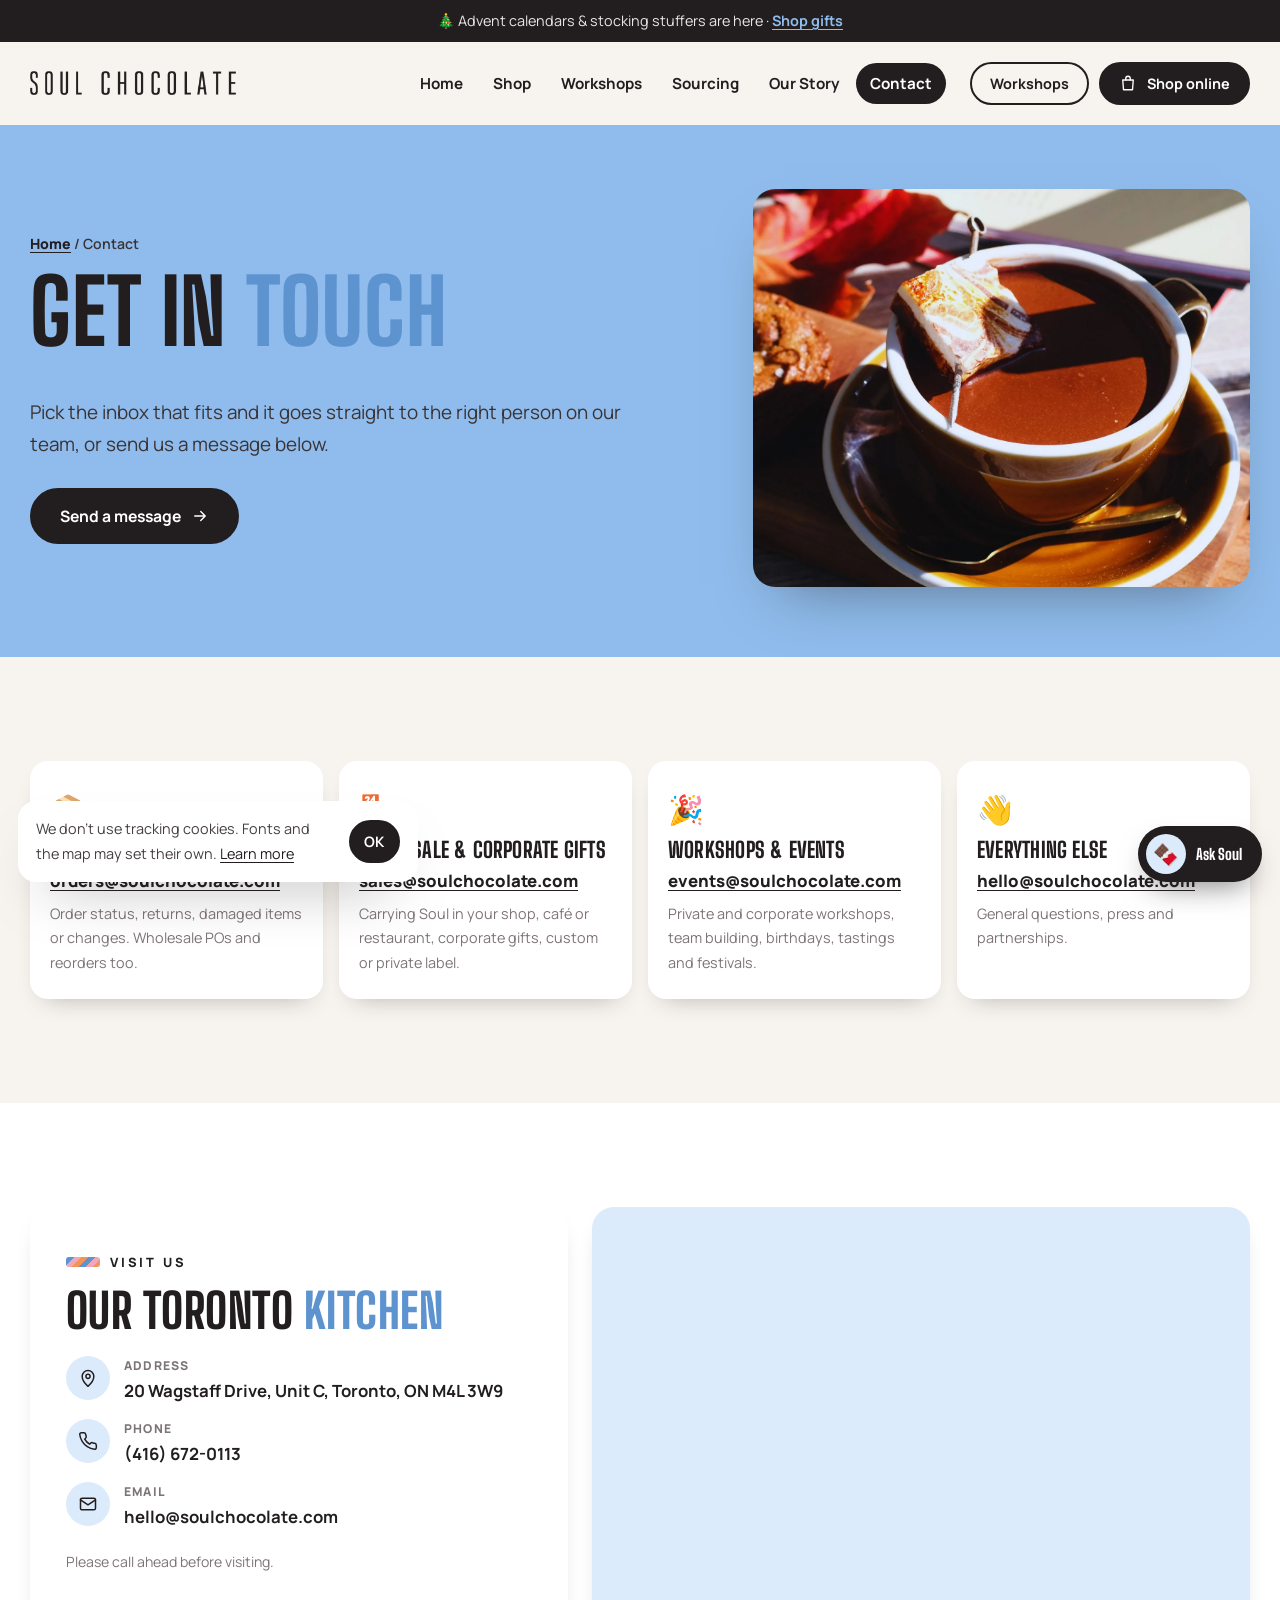
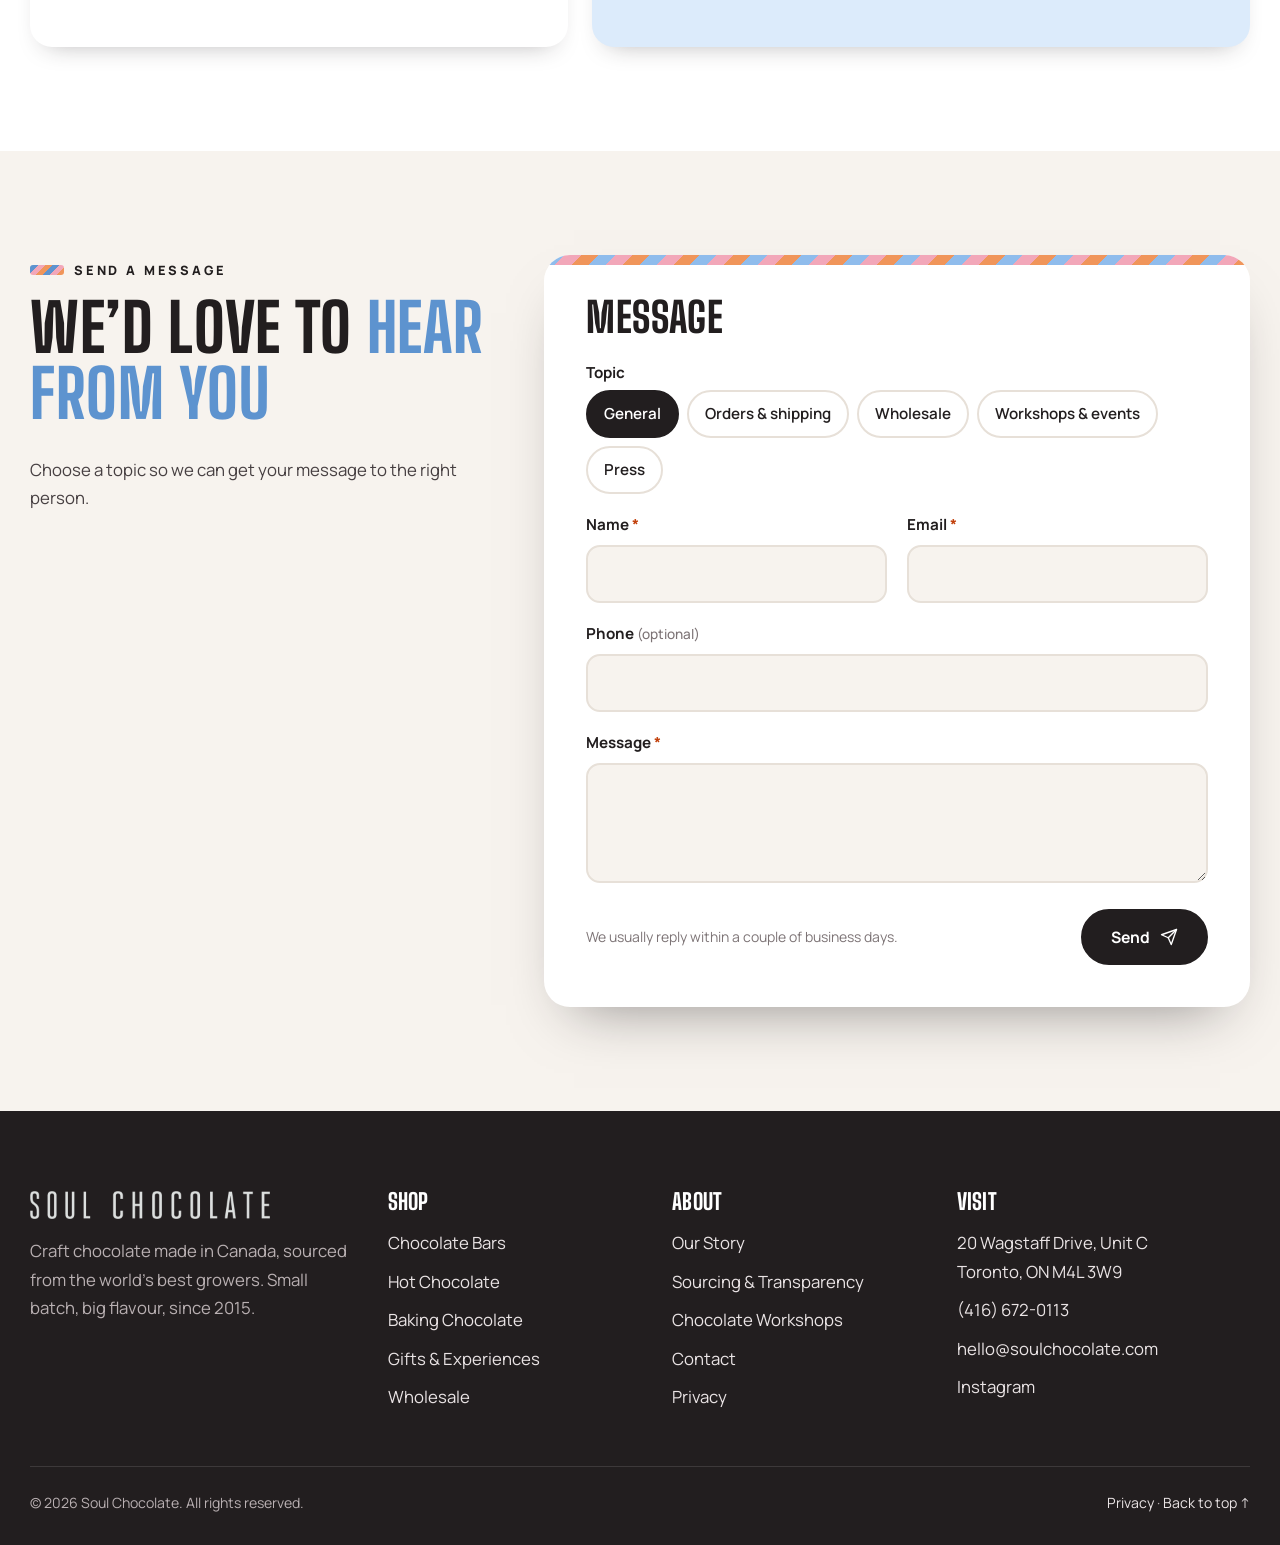
<file: soul-chocolate-WEBSITE/contact.html>
<!doctype html>
<html lang="en-CA" class="no-js">
<head>
<meta charset="utf-8">
<meta name="viewport" content="width=device-width, initial-scale=1, viewport-fit=cover">
<title>Contact Soul Chocolate | Toronto | (416) 672-0113</title>
<meta name="description" content="Contact Soul Chocolate, 20 Wagstaff Drive, Unit C, Toronto, ON M4L 3W9. Orders, wholesale, workshops and general enquiries. Call (416) 672-0113 or email hello@soulchocolate.com.">
<link rel="canonical" href="https://www.soulchocolate.com/contact.html">
<meta name="theme-color" content="#8fbcec">
<meta name="geo.region" content="CA-ON"><meta name="geo.placename" content="Toronto">
<meta property="og:type" content="website">
<meta property="og:site_name" content="Soul Chocolate">
<meta property="og:title" content="Contact Soul Chocolate | Toronto | (416) 672-0113">
<meta property="og:description" content="Contact Soul Chocolate, 20 Wagstaff Drive, Unit C, Toronto, ON M4L 3W9. Orders, wholesale, workshops and general enquiries. Call (416) 672-0113 or email hello@soulchocolate.com.">
<meta property="og:url" content="https://www.soulchocolate.com/contact.html">
<meta property="og:image" content="https://www.soulchocolate.com/og-image.jpg">
<meta property="og:locale" content="en_CA">
<meta name="twitter:card" content="summary_large_image">
<link rel="icon" href="favicon.png" type="image/png">
<link rel="apple-touch-icon" href="favicon.png">
<link rel="manifest" href="site.webmanifest">
<link rel="preconnect" href="https://fonts.googleapis.com">
<link rel="preconnect" href="https://fonts.gstatic.com" crossorigin>
<link href="https://fonts.googleapis.com/css2?family=Big+Shoulders+Display:wght@700;800&family=Manrope:wght@400;500;600;700;800&display=swap" rel="stylesheet">
<link rel="stylesheet" href="styles.css">
<script type="application/ld+json">{"@context": "https://schema.org", "@type": "Store", "name": "Soul Chocolate", "url": "https://www.soulchocolate.com", "telephone": "+14166720113", "email": "hello@soulchocolate.com", "image": "https://www.soulchocolate.com/og-image.jpg", "logo": "https://www.soulchocolate.com/soul-wordmark.png", "foundingDate": "2015", "founder": [{"@type": "Person", "name": "Kyle"}, {"@type": "Person", "name": "Katie"}], "address": {"@type": "PostalAddress", "streetAddress": "20 Wagstaff Drive, Unit C", "addressLocality": "Toronto", "addressRegion": "ON", "postalCode": "M4L 3W9", "addressCountry": "CA"}, "aggregateRating": {"@type": "AggregateRating", "ratingValue": "4.8", "reviewCount": "368"}, "description": "Bean-to-bar craft chocolate made in Toronto: single-origin chocolate bars, hot chocolate, baking chocolate and chocolate making workshops."}</script>
<script defer src="site-config.js"></script>
<script defer src="main.js"></script>
<script defer src="chatbot.js"></script>
</head>
<body>
<a class="skip" href="#main">Skip to content</a>
<div class="promo"><span data-xmas hidden>🎄 Advent calendars &amp; stocking stuffers are here · <a href="shop.html?tab=gifts">Shop gifts</a></span><span data-not-xmas>Bean-to-bar chocolate, handmade in Toronto · <a href="workshops.html">Book a chocolate workshop</a></span></div>
<header class="hdr">
  <div class="wrap hdr-in">
    <a class="logo" href="index.html" aria-label="Soul Chocolate home"><img src="soul-wordmark.png" alt="Soul Chocolate" width="206" height="24"></a>
    <nav class="nav" id="nav" aria-label="Main"><ul><li><a href="index.html">Home</a></li><li><a href="shop.html">Shop</a></li><li><a href="workshops.html">Workshops</a></li><li><a href="origins.html">Sourcing</a></li><li><a href="about.html">Our Story</a></li><li><a href="contact.html" aria-current="page">Contact</a></li>
      <li class="m-only"><a class="btn btn-block" href="https://www.soulchocolate.com/collections/all" target="_blank" rel="noopener"><svg viewBox="0 0 24 24" fill="none" stroke="currentColor" stroke-width="1.8" stroke-linecap="round" stroke-linejoin="round" aria-hidden="true"><path d="M5 8h14l-1 13H6z"/><path d="M9 8V6a3 3 0 0 1 6 0v2"/></svg> Shop online</a></li>
      <li class="m-only"><a class="btn btn-sky btn-block" href="workshops.html">Book a workshop</a></li></ul></nav>
    <div class="hdr-cta">
      <a class="btn btn-ghost btn-sm" href="workshops.html">Workshops</a>
      <a class="btn btn-sm" href="https://www.soulchocolate.com/collections/all" target="_blank" rel="noopener"><svg viewBox="0 0 24 24" fill="none" stroke="currentColor" stroke-width="1.8" stroke-linecap="round" stroke-linejoin="round" aria-hidden="true"><path d="M5 8h14l-1 13H6z"/><path d="M9 8V6a3 3 0 0 1 6 0v2"/></svg> Shop online</a>
      <button class="burger" aria-label="Open menu" aria-expanded="false" aria-controls="nav"><span></span><span></span><span></span></button>
    </div>
  </div>
</header>
<main id="main">
<section class="phero"><div class="wrap phero-in"><div class="load"><div class="crumbs"><a href="index.html">Home</a> / Contact</div><h1>Get in <em>touch</em></h1><p class="lead">Pick the inbox that fits and it goes straight to the right person on our team, or send us a message below.</p><div class="btn-row"><a class="btn" href="#message">Send a message <svg class="arr" viewBox="0 0 24 24" fill="none" stroke="currentColor" stroke-width="1.8" stroke-linecap="round" stroke-linejoin="round" aria-hidden="true"><path d="M5 12h14M13 6l6 6-6 6"/></svg></a></div></div>
  <div class="photo load"><img src="marshmallow-cup.webp" alt="A mug of hot chocolate with marshmallows" width="1200" height="900" decoding="async"></div></div></section>
<section class="sec"><div class="wrap"><div class="inboxes"><div class="ib rv d1"><span class="em">📦</span><h3>Orders &amp; shipping</h3><a href="mailto:orders@soulchocolate.com">orders@soulchocolate.com</a><p>Order status, returns, damaged items or changes. Wholesale POs and reorders too.</p></div><div class="ib rv d2"><span class="em">🏪</span><h3>Wholesale &amp; corporate gifts</h3><a href="mailto:sales@soulchocolate.com">sales@soulchocolate.com</a><p>Carrying Soul in your shop, café or restaurant, corporate gifts, custom or private label.</p></div><div class="ib rv d3"><span class="em">🎉</span><h3>Workshops &amp; events</h3><a href="mailto:events@soulchocolate.com">events@soulchocolate.com</a><p>Private and corporate workshops, team building, birthdays, tastings and festivals.</p></div><div class="ib rv d4"><span class="em">👋</span><h3>Everything else</h3><a href="mailto:hello@soulchocolate.com">hello@soulchocolate.com</a><p>General questions, press and partnerships.</p></div></div></div></section>
<section class="sec sec-white" id="visit"><div class="wrap"><div class="visit">
  <div class="vcard rv"><span class="eyebrow">Visit us</span><h2 style="font-size:3rem">Our Toronto <em>kitchen</em></h2>
    <ul class="vlist">
      <li><i><svg viewBox="0 0 24 24" fill="none" stroke="currentColor" stroke-width="1.8" stroke-linecap="round" stroke-linejoin="round" aria-hidden="true"><path d="M12 22s7-6.1 7-12a7 7 0 0 0-14 0c0 5.9 7 12 7 12z"/><circle cx="12" cy="10" r="2.5"/></svg></i><div><small>Address</small><a href="https://www.google.com/maps/search/?api=1&amp;query=Soul+Chocolate,+20+Wagstaff+Drive,+Toronto,+ON+M4L+3W9" target="_blank" rel="noopener">20 Wagstaff Drive, Unit C, Toronto, ON M4L 3W9</a></div></li>
      <li><i><svg viewBox="0 0 24 24" fill="none" stroke="currentColor" stroke-width="1.8" stroke-linecap="round" stroke-linejoin="round" aria-hidden="true"><path d="M22 16.9v3a2 2 0 0 1-2.2 2 19.8 19.8 0 0 1-8.6-3.1 19.5 19.5 0 0 1-6-6A19.8 19.8 0 0 1 2.1 4.2 2 2 0 0 1 4.1 2h3a2 2 0 0 1 2 1.7c.1.9.4 1.8.7 2.7a2 2 0 0 1-.5 2.1L8 9.8a16 16 0 0 0 6 6l1.3-1.3a2 2 0 0 1 2.1-.4c.9.3 1.8.6 2.7.7a2 2 0 0 1 1.7 2z"/></svg></i><div><small>Phone</small><a href="tel:+14166720113">(416) 672-0113</a></div></li>
      <li><i><svg viewBox="0 0 24 24" fill="none" stroke="currentColor" stroke-width="1.8" stroke-linecap="round" stroke-linejoin="round" aria-hidden="true"><rect x="3" y="5" width="18" height="14" rx="2"/><path d="m3 7 9 6 9-6"/></svg></i><div><small>Email</small><a href="mailto:hello@soulchocolate.com">hello@soulchocolate.com</a></div></li>
    </ul><p class="hint" style="margin-top:18px">Please call ahead before visiting.</p></div>
  <div class="map rv d1"><iframe title="Map to Soul Chocolate, 20 Wagstaff Drive, Toronto" src="https://maps.google.com/maps?q=Soul+Chocolate,+20+Wagstaff+Drive,+Toronto,+ON+M4L+3W9&amp;z=15&amp;output=embed" loading="lazy" referrerpolicy="no-referrer-when-downgrade"></iframe></div>
</div></div></section>
<section class="sec" id="message"><div class="wrap form-wrap">
  <aside class="form-side rv"><span class="eyebrow">Send a message</span><h2>We’d love to <em>hear from you</em></h2><p>Choose a topic so we can get your message to the right person.</p></aside>
  <div class="form-card rv d1"><h2>Message</h2>
    <form id="contact-form" data-send="Website message" novalidate><div class="fgrid">
      <fieldset class="f full"><legend>Topic</legend><div class="pills"><label><input type="radio" name="topic" value="General" checked><span>General</span></label><label><input type="radio" name="topic" value="Orders & shipping"><span>Orders &amp; shipping</span></label><label><input type="radio" name="topic" value="Wholesale"><span>Wholesale</span></label><label><input type="radio" name="topic" value="Workshops & events"><span>Workshops &amp; events</span></label><label><input type="radio" name="topic" value="Press"><span>Press</span></label></div></fieldset>
      <div class="f"><label for="c-name">Name <span class="req">*</span></label><input id="c-name" name="name" required autocomplete="name" maxlength="80"><span class="err" role="alert"></span></div>
      <div class="f"><label for="c-email">Email <span class="req">*</span></label><input id="c-email" name="email" type="email" required autocomplete="email" maxlength="120"><span class="err" role="alert"></span></div>
      <div class="f full"><label for="c-phone">Phone <span class="opt">(optional)</span></label><input id="c-phone" name="phone" type="tel" autocomplete="tel" maxlength="20"></div>
      <div class="f full"><label for="c-msg">Message <span class="req">*</span></label><textarea id="c-msg" name="message" required maxlength="2000"></textarea><span class="err" role="alert"></span></div>
      <div class="hp" aria-hidden="true"><label for="c-honey">Leave this empty</label><input id="c-honey" name="_honey" tabindex="-1" autocomplete="off"></div></div>
      <div class="form-foot"><small>We usually reply within a couple of business days.</small><button class="btn" type="submit"><span class="spinner" aria-hidden="true"></span>Send <svg viewBox="0 0 24 24" fill="none" stroke="currentColor" stroke-width="1.8" stroke-linecap="round" stroke-linejoin="round" aria-hidden="true"><path d="M22 2 11 13"/><path d="M22 2 15 22l-4-9-9-4z"/></svg></button></div>
      <div class="status" role="status" aria-live="polite"></div></form></div>
</div></section>
</main>
<footer class="foot">
  <div class="wrap foot-grid">
    <div><a class="logo" href="index.html" aria-label="Soul Chocolate home"><img src="soul-wordmark.png" alt="Soul Chocolate" width="240" height="28" loading="lazy"></a>
      <p>Craft chocolate made in Canada, sourced from the world’s best growers. Small batch, big flavour, since 2015.</p></div>
    <div><h4>Shop</h4><ul><li><a href="shop.html?tab=bars">Chocolate Bars</a></li><li><a href="shop.html?tab=drink">Hot Chocolate</a></li><li><a href="shop.html?tab=baking">Baking Chocolate</a></li><li><a href="shop.html?tab=gifts">Gifts &amp; Experiences</a></li><li><a href="contact.html?type=Wholesale#message">Wholesale</a></li></ul></div>
    <div><h4>About</h4><ul><li><a href="about.html">Our Story</a></li><li><a href="origins.html">Sourcing &amp; Transparency</a></li><li><a href="workshops.html">Chocolate Workshops</a></li><li><a href="contact.html">Contact</a></li><li><a href="privacy.html">Privacy</a></li></ul></div>
    <div><h4>Visit</h4><ul>
      <li><a href="https://www.google.com/maps/search/?api=1&amp;query=Soul+Chocolate,+20+Wagstaff+Drive,+Toronto,+ON+M4L+3W9" target="_blank" rel="noopener">20 Wagstaff Drive, Unit C<br>Toronto, ON M4L 3W9</a></li>
      <li><a href="tel:+14166720113">(416) 672-0113</a></li>
      <li><a href="mailto:hello@soulchocolate.com">hello@soulchocolate.com</a></li>
      <li><a href="https://www.instagram.com/soulchocolate/" target="_blank" rel="noopener">Instagram</a></li></ul></div>
  </div>
  <div class="wrap foot-bottom"><span>© <span data-year>2026</span> Soul Chocolate. All rights reserved.</span><span><a href="privacy.html">Privacy</a> · <a href="#main">Back to top ↑</a></span></div>
</footer>
<div class="mbar"><a class="btn btn-sky" href="workshops.html">Workshops</a><a class="btn" href="https://www.soulchocolate.com/collections/all" target="_blank" rel="noopener"><svg viewBox="0 0 24 24" fill="none" stroke="currentColor" stroke-width="1.8" stroke-linecap="round" stroke-linejoin="round" aria-hidden="true"><path d="M5 8h14l-1 13H6z"/><path d="M9 8V6a3 3 0 0 1 6 0v2"/></svg> Shop</a></div>
<div class="cookie" hidden><p>We don’t use tracking cookies. Fonts and the map may set their own. <a href="privacy.html">Learn more</a></p><button class="btn btn-sm" type="button">OK</button></div>
</body>
</html>
</file>
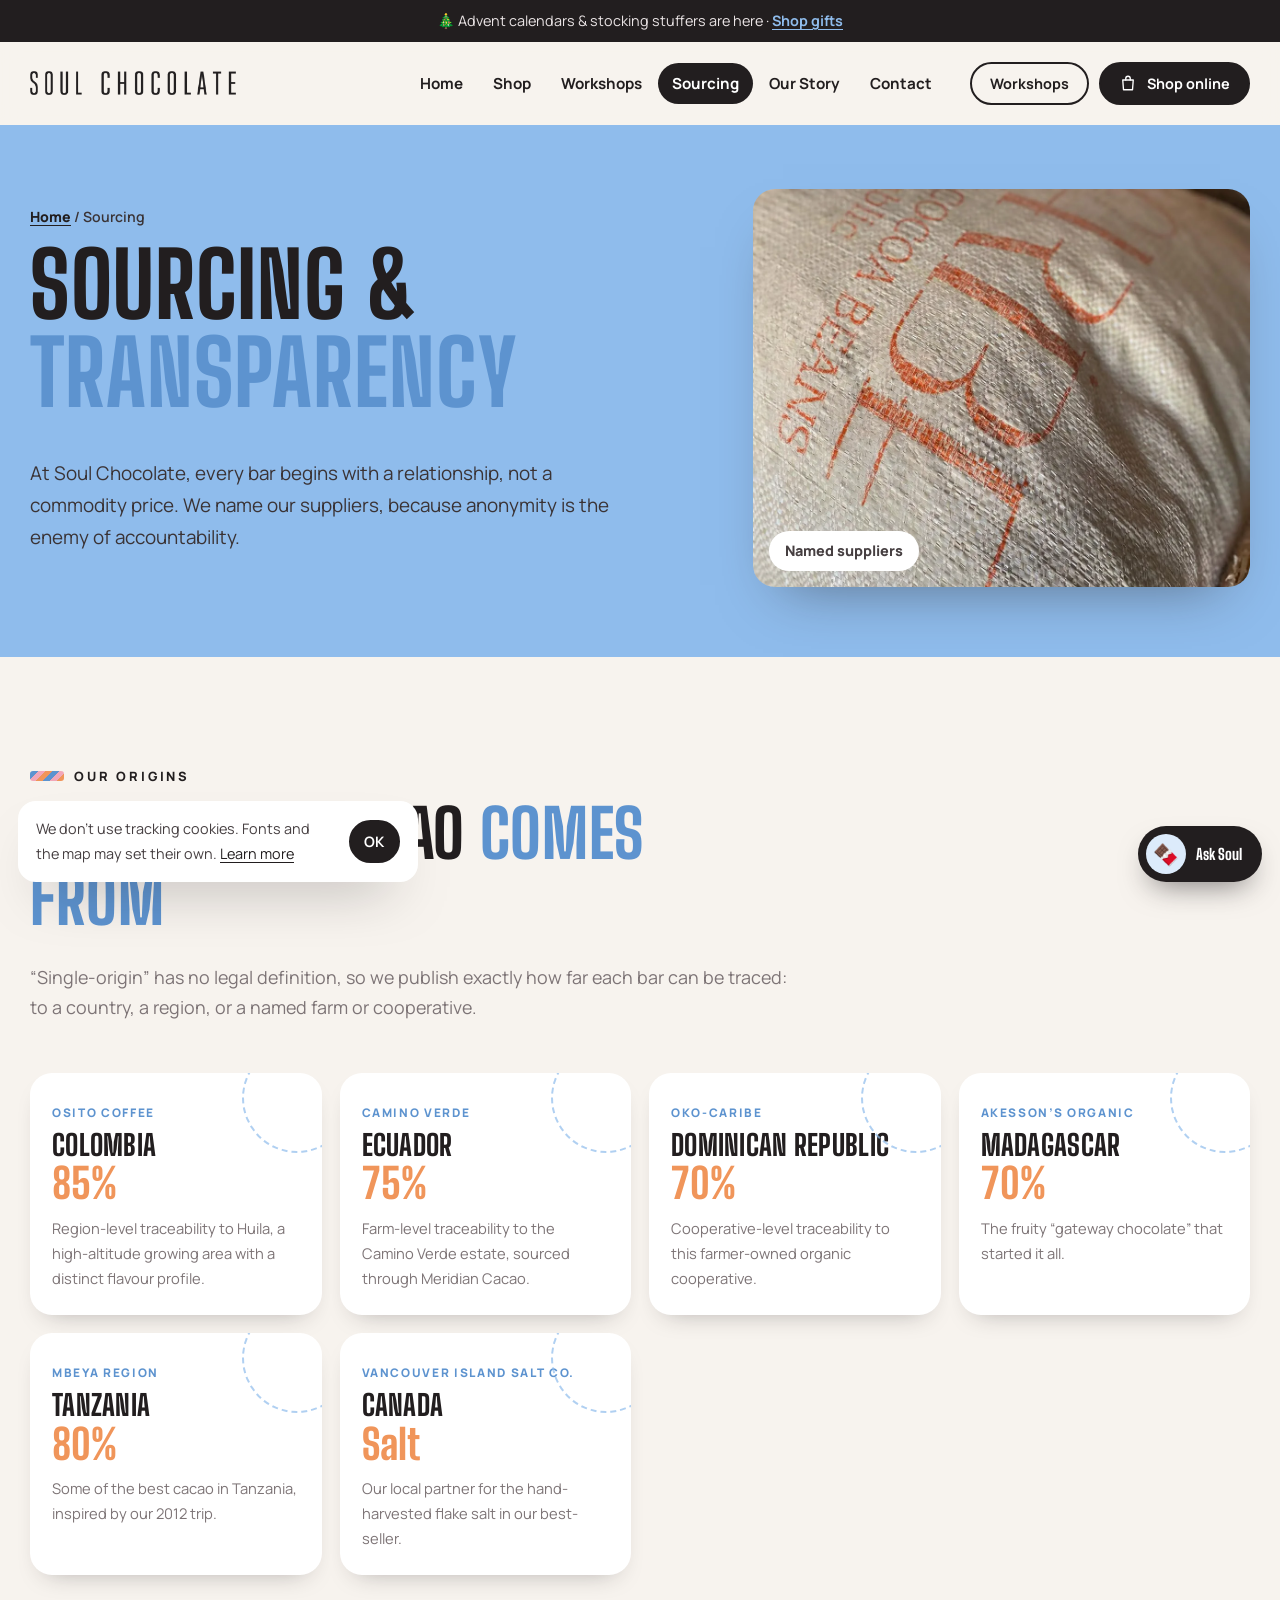
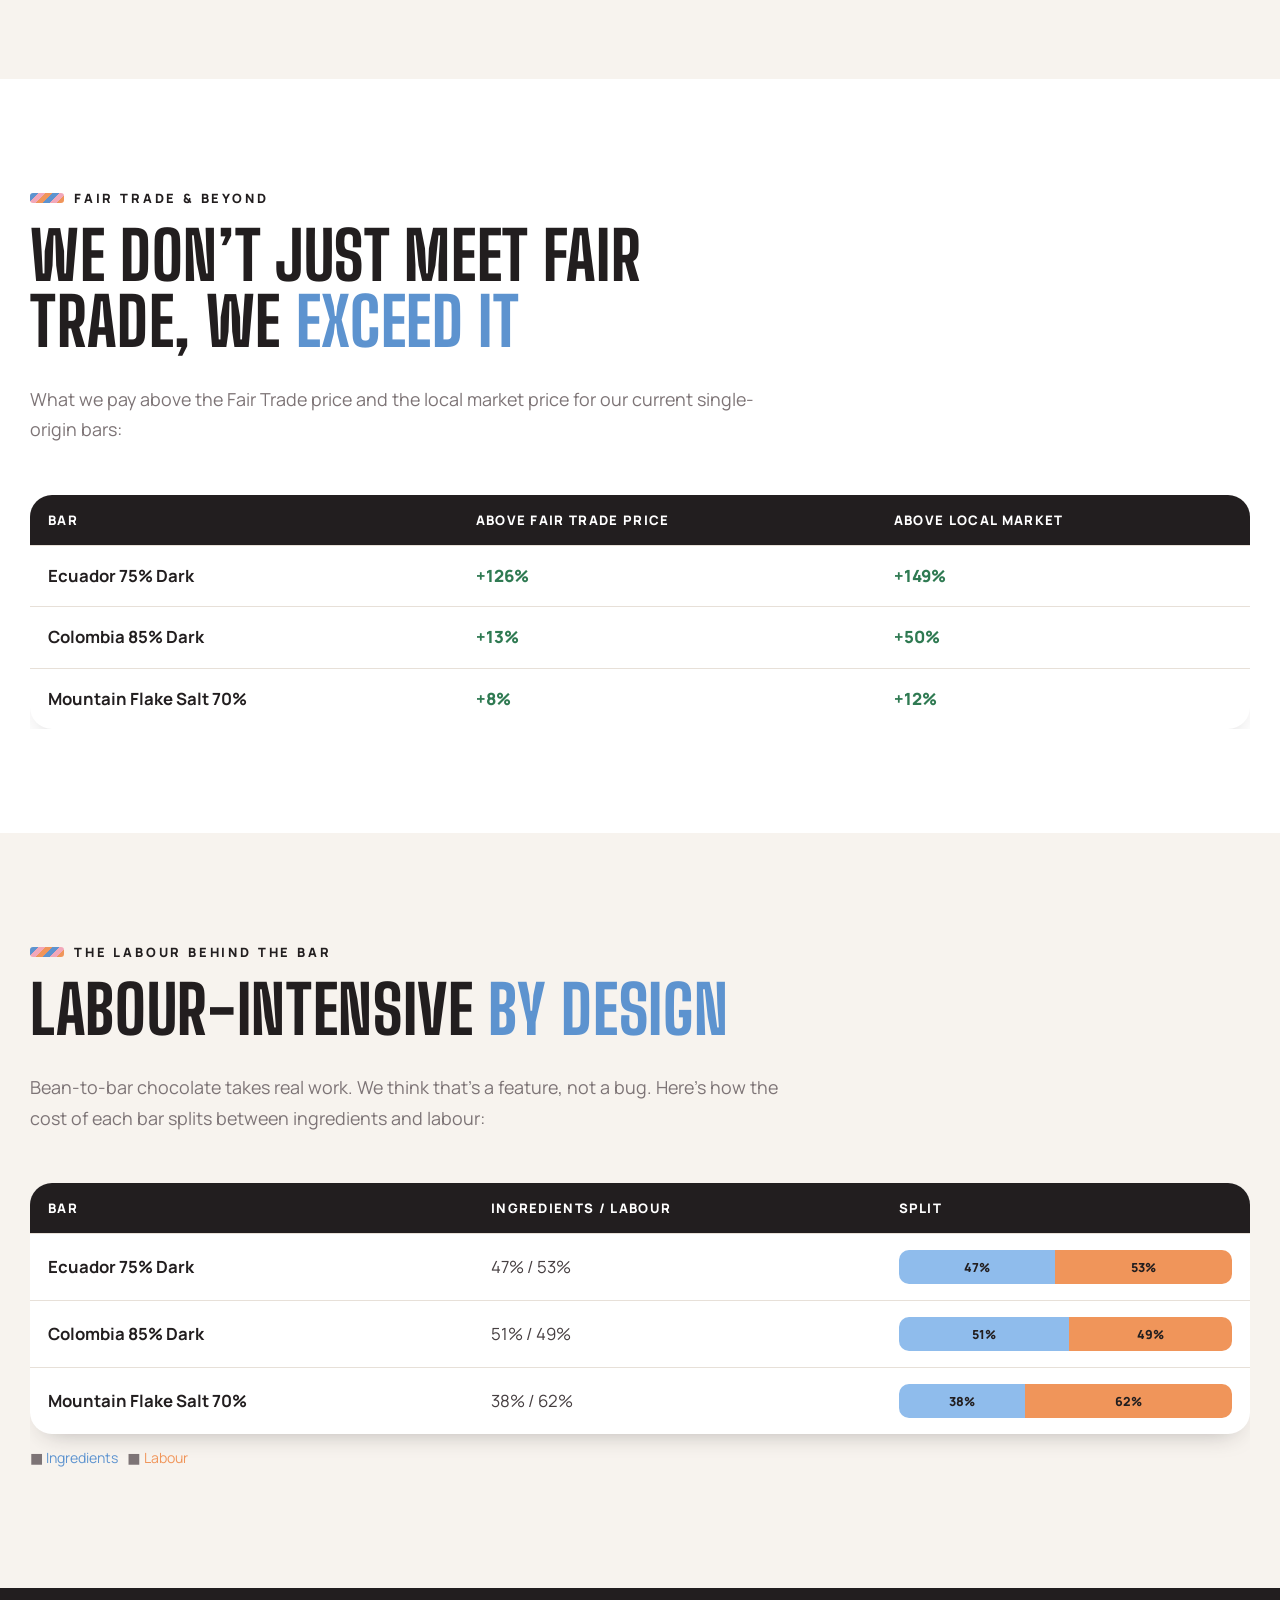
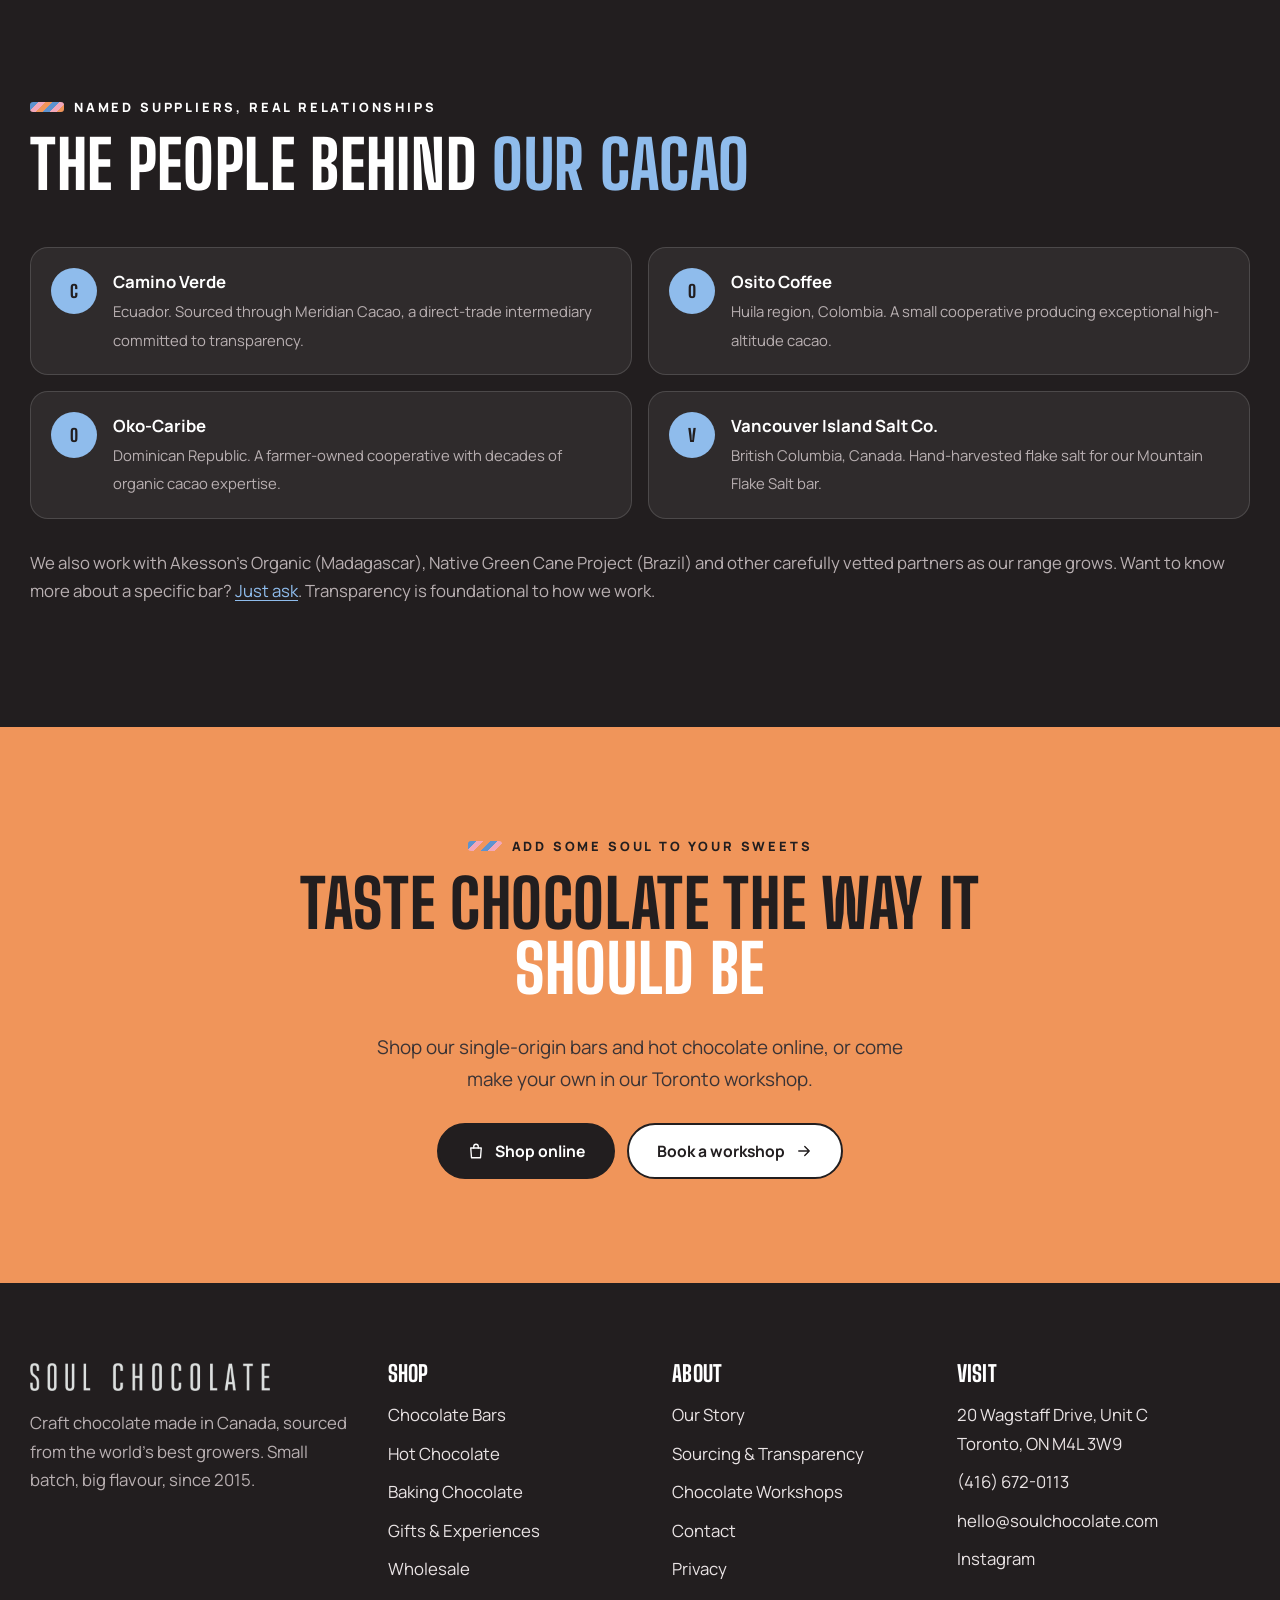
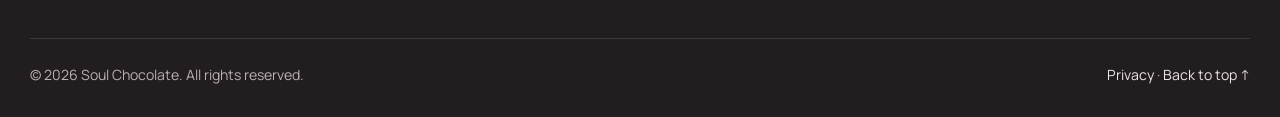
<file: soul-chocolate-WEBSITE/origins.html>
<!doctype html>
<html lang="en-CA" class="no-js">
<head>
<meta charset="utf-8">
<meta name="viewport" content="width=device-width, initial-scale=1, viewport-fit=cover">
<title>Sourcing &amp; Transparency | Single-Origin Cacao | Soul Chocolate</title>
<meta name="description" content="How Soul Chocolate sources single-origin cacao: named suppliers in Ecuador, Colombia and the Dominican Republic, premiums paid above Fair Trade, and the labour behind every bar.">
<link rel="canonical" href="https://www.soulchocolate.com/origins.html">
<meta name="theme-color" content="#8fbcec">
<meta name="geo.region" content="CA-ON"><meta name="geo.placename" content="Toronto">
<meta property="og:type" content="website">
<meta property="og:site_name" content="Soul Chocolate">
<meta property="og:title" content="Sourcing &amp; Transparency | Single-Origin Cacao | Soul Chocolate">
<meta property="og:description" content="How Soul Chocolate sources single-origin cacao: named suppliers in Ecuador, Colombia and the Dominican Republic, premiums paid above Fair Trade, and the labour behind every bar.">
<meta property="og:url" content="https://www.soulchocolate.com/origins.html">
<meta property="og:image" content="https://www.soulchocolate.com/og-image.jpg">
<meta property="og:locale" content="en_CA">
<meta name="twitter:card" content="summary_large_image">
<link rel="icon" href="favicon.png" type="image/png">
<link rel="apple-touch-icon" href="favicon.png">
<link rel="manifest" href="site.webmanifest">
<link rel="preconnect" href="https://fonts.googleapis.com">
<link rel="preconnect" href="https://fonts.gstatic.com" crossorigin>
<link href="https://fonts.googleapis.com/css2?family=Big+Shoulders+Display:wght@700;800&family=Manrope:wght@400;500;600;700;800&display=swap" rel="stylesheet">
<link rel="stylesheet" href="styles.css">
<script type="application/ld+json">{"@context": "https://schema.org", "@type": "Store", "name": "Soul Chocolate", "url": "https://www.soulchocolate.com", "telephone": "+14166720113", "email": "hello@soulchocolate.com", "image": "https://www.soulchocolate.com/og-image.jpg", "logo": "https://www.soulchocolate.com/soul-wordmark.png", "foundingDate": "2015", "founder": [{"@type": "Person", "name": "Kyle"}, {"@type": "Person", "name": "Katie"}], "address": {"@type": "PostalAddress", "streetAddress": "20 Wagstaff Drive, Unit C", "addressLocality": "Toronto", "addressRegion": "ON", "postalCode": "M4L 3W9", "addressCountry": "CA"}, "aggregateRating": {"@type": "AggregateRating", "ratingValue": "4.8", "reviewCount": "368"}, "description": "Bean-to-bar craft chocolate made in Toronto: single-origin chocolate bars, hot chocolate, baking chocolate and chocolate making workshops."}</script>
<script defer src="site-config.js"></script>
<script defer src="main.js"></script>
<script defer src="chatbot.js"></script>
</head>
<body>
<a class="skip" href="#main">Skip to content</a>
<div class="promo"><span data-xmas hidden>🎄 Advent calendars &amp; stocking stuffers are here · <a href="shop.html?tab=gifts">Shop gifts</a></span><span data-not-xmas>Bean-to-bar chocolate, handmade in Toronto · <a href="workshops.html">Book a chocolate workshop</a></span></div>
<header class="hdr">
  <div class="wrap hdr-in">
    <a class="logo" href="index.html" aria-label="Soul Chocolate home"><img src="soul-wordmark.png" alt="Soul Chocolate" width="206" height="24"></a>
    <nav class="nav" id="nav" aria-label="Main"><ul><li><a href="index.html">Home</a></li><li><a href="shop.html">Shop</a></li><li><a href="workshops.html">Workshops</a></li><li><a href="origins.html" aria-current="page">Sourcing</a></li><li><a href="about.html">Our Story</a></li><li><a href="contact.html">Contact</a></li>
      <li class="m-only"><a class="btn btn-block" href="https://www.soulchocolate.com/collections/all" target="_blank" rel="noopener"><svg viewBox="0 0 24 24" fill="none" stroke="currentColor" stroke-width="1.8" stroke-linecap="round" stroke-linejoin="round" aria-hidden="true"><path d="M5 8h14l-1 13H6z"/><path d="M9 8V6a3 3 0 0 1 6 0v2"/></svg> Shop online</a></li>
      <li class="m-only"><a class="btn btn-sky btn-block" href="workshops.html">Book a workshop</a></li></ul></nav>
    <div class="hdr-cta">
      <a class="btn btn-ghost btn-sm" href="workshops.html">Workshops</a>
      <a class="btn btn-sm" href="https://www.soulchocolate.com/collections/all" target="_blank" rel="noopener"><svg viewBox="0 0 24 24" fill="none" stroke="currentColor" stroke-width="1.8" stroke-linecap="round" stroke-linejoin="round" aria-hidden="true"><path d="M5 8h14l-1 13H6z"/><path d="M9 8V6a3 3 0 0 1 6 0v2"/></svg> Shop online</a>
      <button class="burger" aria-label="Open menu" aria-expanded="false" aria-controls="nav"><span></span><span></span><span></span></button>
    </div>
  </div>
</header>
<main id="main">
<section class="phero"><div class="wrap phero-in"><div class="load"><div class="crumbs"><a href="index.html">Home</a> / Sourcing</div><h1>Sourcing &amp; <em>transparency</em></h1><p class="lead">At Soul Chocolate, every bar begins with a relationship, not a commodity price. We name our suppliers, because anonymity is the enemy of accountability.</p></div>
  <div class="photo load"><img src="cocoa-sacks.webp" alt="Sacks of fair trade cacao beans" width="1200" height="900" decoding="async"><span class="tag">Named suppliers</span></div></div></section>
<section class="sec"><div class="wrap"><div class="head rv"><span class="eyebrow">Our origins</span><h2>Where our cacao <em>comes from</em></h2><p>“Single-origin” has no legal definition, so we publish exactly how far each bar can be traced: to a country, a region, or a named farm or cooperative.</p></div>
  <div class="origins"><div class="org rv d1"><small>Osito Coffee</small><h3>Colombia</h3><span class="pct">85%</span><p>Region-level traceability to Huila, a high-altitude growing area with a distinct flavour profile.</p></div><div class="org rv d2"><small>Camino Verde</small><h3>Ecuador</h3><span class="pct">75%</span><p>Farm-level traceability to the Camino Verde estate, sourced through Meridian Cacao.</p></div><div class="org rv d3"><small>Oko-Caribe</small><h3>Dominican Republic</h3><span class="pct">70%</span><p>Cooperative-level traceability to this farmer-owned organic cooperative.</p></div><div class="org rv d4"><small>Akesson’s Organic</small><h3>Madagascar</h3><span class="pct">70%</span><p>The fruity “gateway chocolate” that started it all.</p></div><div class="org rv d1"><small>Mbeya region</small><h3>Tanzania</h3><span class="pct">80%</span><p>Some of the best cacao in Tanzania, inspired by our 2012 trip.</p></div><div class="org rv d2"><small>Vancouver Island Salt Co.</small><h3>Canada</h3><span class="pct">Salt</span><p>Our local partner for the hand-harvested flake salt in our best-seller.</p></div></div></div></section>
<section class="sec sec-white"><div class="wrap"><div class="head rv"><span class="eyebrow">Fair trade &amp; beyond</span><h2>We don’t just meet fair trade, we <em>exceed it</em></h2><p>What we pay above the Fair Trade price and the local market price for our current single-origin bars:</p></div>
  <div class="rv" style="overflow-x:auto"><table class="ttable"><thead><tr><th>Bar</th><th>Above Fair Trade price</th><th>Above local market</th></tr></thead><tbody>
  <tr><td><b>Ecuador 75% Dark</b></td><td class="up">+126%</td><td class="up">+149%</td></tr><tr><td><b>Colombia 85% Dark</b></td><td class="up">+13%</td><td class="up">+50%</td></tr><tr><td><b>Mountain Flake Salt 70%</b></td><td class="up">+8%</td><td class="up">+12%</td></tr></tbody></table></div></div></section>
<section class="sec"><div class="wrap"><div class="head rv"><span class="eyebrow">The labour behind the bar</span><h2>Labour-intensive <em>by design</em></h2><p>Bean-to-bar chocolate takes real work. We think that’s a feature, not a bug. Here’s how the cost of each bar splits between ingredients and labour:</p></div>
  <div class="rv" style="overflow-x:auto"><table class="ttable"><thead><tr><th>Bar</th><th class="hide-s">Ingredients / labour</th><th>Split</th></tr></thead><tbody>
  <tr><td><b>Ecuador 75% Dark</b></td><td class="hide-s">47% / 53%</td><td><div class="costbar" aria-label="47% ingredients, 53% labour"><span class="ing" style="--w:47%">47%</span><span class="lab" style="--w:53%">53%</span></div></td></tr><tr><td><b>Colombia 85% Dark</b></td><td class="hide-s">51% / 49%</td><td><div class="costbar" aria-label="51% ingredients, 49% labour"><span class="ing" style="--w:51%">51%</span><span class="lab" style="--w:49%">49%</span></div></td></tr><tr><td><b>Mountain Flake Salt 70%</b></td><td class="hide-s">38% / 62%</td><td><div class="costbar" aria-label="38% ingredients, 62% labour"><span class="ing" style="--w:38%">38%</span><span class="lab" style="--w:62%">62%</span></div></td></tr></tbody></table>
  <p class="hint" style="margin-top:12px">■ <span style="color:var(--sky-d)">Ingredients</span> &nbsp; ■ <span style="color:var(--apricot)">Labour</span></p></div></div></section>
<section class="sec sec-ink"><div class="wrap"><div class="head rv"><span class="eyebrow">Named suppliers, real relationships</span><h2>The people behind <em>our cacao</em></h2></div>
  <div class="suppliers"><div class="sup rv d1"><i>C</i><div><b>Camino Verde</b><span>Ecuador. Sourced through Meridian Cacao, a direct-trade intermediary committed to transparency.</span></div></div><div class="sup rv d2"><i>O</i><div><b>Osito Coffee</b><span>Huila region, Colombia. A small cooperative producing exceptional high-altitude cacao.</span></div></div><div class="sup rv d1"><i>O</i><div><b>Oko-Caribe</b><span>Dominican Republic. A farmer-owned cooperative with decades of organic cacao expertise.</span></div></div><div class="sup rv d2"><i>V</i><div><b>Vancouver Island Salt Co.</b><span>British Columbia, Canada. Hand-harvested flake salt for our Mountain Flake Salt bar.</span></div></div></div>
  <p class="rv" style="margin-top:30px;color:#b9b0b2">We also work with Akesson’s Organic (Madagascar), Native Green Cane Project (Brazil) and other carefully vetted partners as our range grows. Want to know more about a specific bar? <a href="mailto:hello@soulchocolate.com" style="color:var(--sky)">Just ask</a>. Transparency is foundational to how we work.</p></div></section>
<section class="sec final"><div class="wrap rv"><span class="eyebrow">Add some soul to your sweets</span><h2>Taste chocolate the way it <em>should be</em></h2><p class="lead">Shop our single-origin bars and hot chocolate online, or come make your own in our Toronto workshop.</p>
  <div class="btn-row"><a class="btn" href="https://www.soulchocolate.com/collections/all" target="_blank" rel="noopener"><svg viewBox="0 0 24 24" fill="none" stroke="currentColor" stroke-width="1.8" stroke-linecap="round" stroke-linejoin="round" aria-hidden="true"><path d="M5 8h14l-1 13H6z"/><path d="M9 8V6a3 3 0 0 1 6 0v2"/></svg> Shop online</a><a class="btn btn-light" href="workshops.html">Book a workshop <svg class="arr" viewBox="0 0 24 24" fill="none" stroke="currentColor" stroke-width="1.8" stroke-linecap="round" stroke-linejoin="round" aria-hidden="true"><path d="M5 12h14M13 6l6 6-6 6"/></svg></a></div></div></section>
</main>
<footer class="foot">
  <div class="wrap foot-grid">
    <div><a class="logo" href="index.html" aria-label="Soul Chocolate home"><img src="soul-wordmark.png" alt="Soul Chocolate" width="240" height="28" loading="lazy"></a>
      <p>Craft chocolate made in Canada, sourced from the world’s best growers. Small batch, big flavour, since 2015.</p></div>
    <div><h4>Shop</h4><ul><li><a href="shop.html?tab=bars">Chocolate Bars</a></li><li><a href="shop.html?tab=drink">Hot Chocolate</a></li><li><a href="shop.html?tab=baking">Baking Chocolate</a></li><li><a href="shop.html?tab=gifts">Gifts &amp; Experiences</a></li><li><a href="contact.html?type=Wholesale#message">Wholesale</a></li></ul></div>
    <div><h4>About</h4><ul><li><a href="about.html">Our Story</a></li><li><a href="origins.html">Sourcing &amp; Transparency</a></li><li><a href="workshops.html">Chocolate Workshops</a></li><li><a href="contact.html">Contact</a></li><li><a href="privacy.html">Privacy</a></li></ul></div>
    <div><h4>Visit</h4><ul>
      <li><a href="https://www.google.com/maps/search/?api=1&amp;query=Soul+Chocolate,+20+Wagstaff+Drive,+Toronto,+ON+M4L+3W9" target="_blank" rel="noopener">20 Wagstaff Drive, Unit C<br>Toronto, ON M4L 3W9</a></li>
      <li><a href="tel:+14166720113">(416) 672-0113</a></li>
      <li><a href="mailto:hello@soulchocolate.com">hello@soulchocolate.com</a></li>
      <li><a href="https://www.instagram.com/soulchocolate/" target="_blank" rel="noopener">Instagram</a></li></ul></div>
  </div>
  <div class="wrap foot-bottom"><span>© <span data-year>2026</span> Soul Chocolate. All rights reserved.</span><span><a href="privacy.html">Privacy</a> · <a href="#main">Back to top ↑</a></span></div>
</footer>
<div class="mbar"><a class="btn btn-sky" href="workshops.html">Workshops</a><a class="btn" href="https://www.soulchocolate.com/collections/all" target="_blank" rel="noopener"><svg viewBox="0 0 24 24" fill="none" stroke="currentColor" stroke-width="1.8" stroke-linecap="round" stroke-linejoin="round" aria-hidden="true"><path d="M5 8h14l-1 13H6z"/><path d="M9 8V6a3 3 0 0 1 6 0v2"/></svg> Shop</a></div>
<div class="cookie" hidden><p>We don’t use tracking cookies. Fonts and the map may set their own. <a href="privacy.html">Learn more</a></p><button class="btn btn-sm" type="button">OK</button></div>
</body>
</html>
</file>
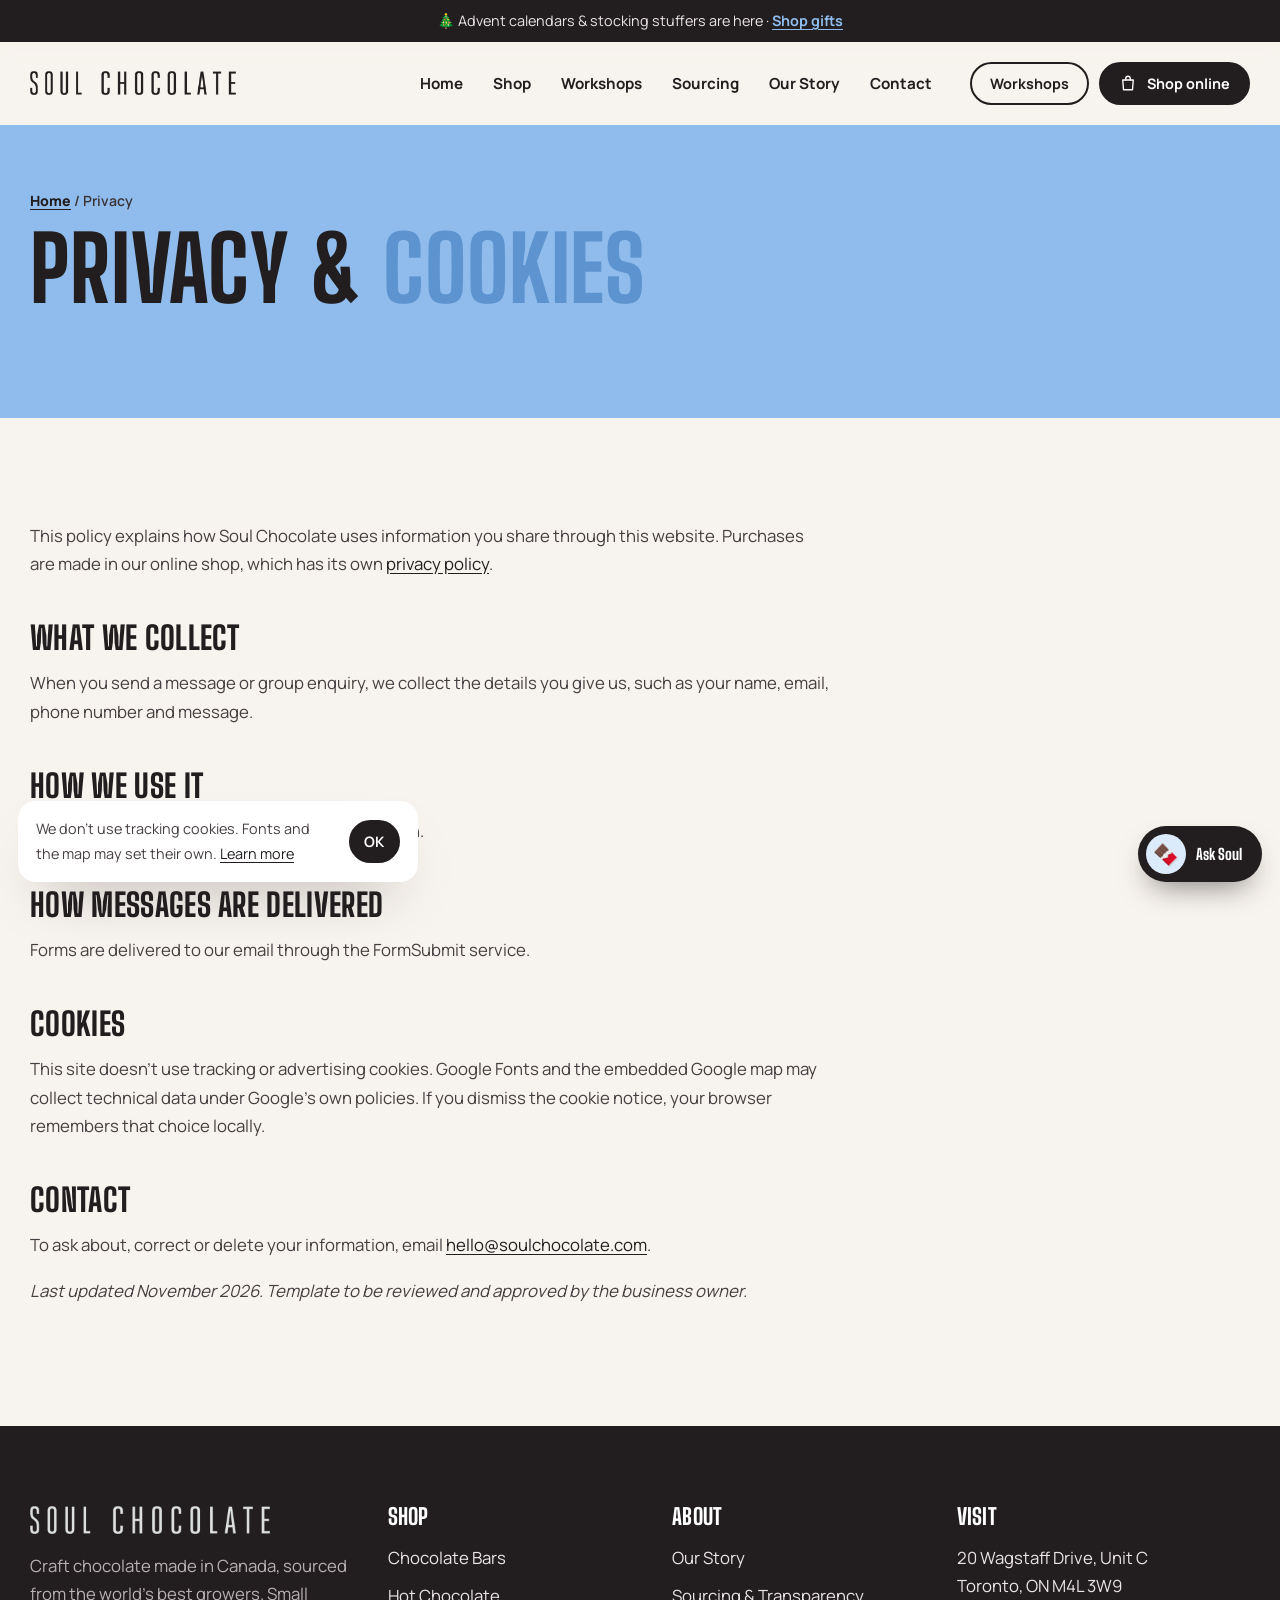
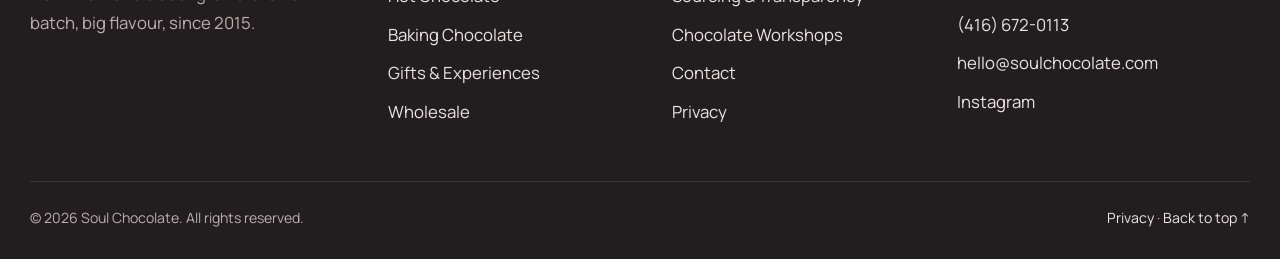
<file: soul-chocolate-WEBSITE/privacy.html>
<!doctype html>
<html lang="en-CA" class="no-js">
<head>
<meta charset="utf-8">
<meta name="viewport" content="width=device-width, initial-scale=1, viewport-fit=cover">
<title>Privacy | Soul Chocolate</title>
<meta name="description" content="Privacy policy for the Soul Chocolate website.">
<link rel="canonical" href="https://www.soulchocolate.com/privacy.html">
<meta name="theme-color" content="#8fbcec">
<meta name="geo.region" content="CA-ON"><meta name="geo.placename" content="Toronto">
<meta property="og:type" content="website">
<meta property="og:site_name" content="Soul Chocolate">
<meta property="og:title" content="Privacy | Soul Chocolate">
<meta property="og:description" content="Privacy policy for the Soul Chocolate website.">
<meta property="og:url" content="https://www.soulchocolate.com/privacy.html">
<meta property="og:image" content="https://www.soulchocolate.com/og-image.jpg">
<meta property="og:locale" content="en_CA">
<meta name="twitter:card" content="summary_large_image">
<link rel="icon" href="favicon.png" type="image/png">
<link rel="apple-touch-icon" href="favicon.png">
<link rel="manifest" href="site.webmanifest">
<link rel="preconnect" href="https://fonts.googleapis.com">
<link rel="preconnect" href="https://fonts.gstatic.com" crossorigin>
<link href="https://fonts.googleapis.com/css2?family=Big+Shoulders+Display:wght@700;800&family=Manrope:wght@400;500;600;700;800&display=swap" rel="stylesheet">
<link rel="stylesheet" href="styles.css">
<script type="application/ld+json">{"@context": "https://schema.org", "@type": "Store", "name": "Soul Chocolate", "url": "https://www.soulchocolate.com", "telephone": "+14166720113", "email": "hello@soulchocolate.com", "image": "https://www.soulchocolate.com/og-image.jpg", "logo": "https://www.soulchocolate.com/soul-wordmark.png", "foundingDate": "2015", "founder": [{"@type": "Person", "name": "Kyle"}, {"@type": "Person", "name": "Katie"}], "address": {"@type": "PostalAddress", "streetAddress": "20 Wagstaff Drive, Unit C", "addressLocality": "Toronto", "addressRegion": "ON", "postalCode": "M4L 3W9", "addressCountry": "CA"}, "aggregateRating": {"@type": "AggregateRating", "ratingValue": "4.8", "reviewCount": "368"}, "description": "Bean-to-bar craft chocolate made in Toronto: single-origin chocolate bars, hot chocolate, baking chocolate and chocolate making workshops."}</script>
<script defer src="site-config.js"></script>
<script defer src="main.js"></script>
<script defer src="chatbot.js"></script>
</head>
<body>
<a class="skip" href="#main">Skip to content</a>
<div class="promo"><span data-xmas hidden>🎄 Advent calendars &amp; stocking stuffers are here · <a href="shop.html?tab=gifts">Shop gifts</a></span><span data-not-xmas>Bean-to-bar chocolate, handmade in Toronto · <a href="workshops.html">Book a chocolate workshop</a></span></div>
<header class="hdr">
  <div class="wrap hdr-in">
    <a class="logo" href="index.html" aria-label="Soul Chocolate home"><img src="soul-wordmark.png" alt="Soul Chocolate" width="206" height="24"></a>
    <nav class="nav" id="nav" aria-label="Main"><ul><li><a href="index.html">Home</a></li><li><a href="shop.html">Shop</a></li><li><a href="workshops.html">Workshops</a></li><li><a href="origins.html">Sourcing</a></li><li><a href="about.html">Our Story</a></li><li><a href="contact.html">Contact</a></li>
      <li class="m-only"><a class="btn btn-block" href="https://www.soulchocolate.com/collections/all" target="_blank" rel="noopener"><svg viewBox="0 0 24 24" fill="none" stroke="currentColor" stroke-width="1.8" stroke-linecap="round" stroke-linejoin="round" aria-hidden="true"><path d="M5 8h14l-1 13H6z"/><path d="M9 8V6a3 3 0 0 1 6 0v2"/></svg> Shop online</a></li>
      <li class="m-only"><a class="btn btn-sky btn-block" href="workshops.html">Book a workshop</a></li></ul></nav>
    <div class="hdr-cta">
      <a class="btn btn-ghost btn-sm" href="workshops.html">Workshops</a>
      <a class="btn btn-sm" href="https://www.soulchocolate.com/collections/all" target="_blank" rel="noopener"><svg viewBox="0 0 24 24" fill="none" stroke="currentColor" stroke-width="1.8" stroke-linecap="round" stroke-linejoin="round" aria-hidden="true"><path d="M5 8h14l-1 13H6z"/><path d="M9 8V6a3 3 0 0 1 6 0v2"/></svg> Shop online</a>
      <button class="burger" aria-label="Open menu" aria-expanded="false" aria-controls="nav"><span></span><span></span><span></span></button>
    </div>
  </div>
</header>
<main id="main">
<section class="phero"><div class="wrap"><div class="load" style="padding:64px 0"><div class="crumbs"><a href="index.html">Home</a> / Privacy</div><h1>Privacy &amp; <em>cookies</em></h1></div></div></section>
<section class="sec"><div class="wrap"><div class="legal">
<p>This policy explains how Soul Chocolate uses information you share through this website. Purchases are made in our online shop, which has its own <a href="https://www.soulchocolate.com/policies/privacy-policy" target="_blank" rel="noopener">privacy policy</a>.</p>
<h2>What we collect</h2><p>When you send a message or group enquiry, we collect the details you give us, such as your name, email, phone number and message.</p>
<h2>How we use it</h2><p>Only to reply to you. We never sell your information.</p>
<h2>How messages are delivered</h2><p>Forms are delivered to our email through the FormSubmit service.</p>
<h2>Cookies</h2><p>This site doesn’t use tracking or advertising cookies. Google Fonts and the embedded Google map may collect technical data under Google’s own policies. If you dismiss the cookie notice, your browser remembers that choice locally.</p>
<h2>Contact</h2><p>To ask about, correct or delete your information, email <a href="mailto:hello@soulchocolate.com">hello@soulchocolate.com</a>.</p>
<p><em>Last updated November 2026. Template to be reviewed and approved by the business owner.</em></p>
</div></div></section>
</main>
<footer class="foot">
  <div class="wrap foot-grid">
    <div><a class="logo" href="index.html" aria-label="Soul Chocolate home"><img src="soul-wordmark.png" alt="Soul Chocolate" width="240" height="28" loading="lazy"></a>
      <p>Craft chocolate made in Canada, sourced from the world’s best growers. Small batch, big flavour, since 2015.</p></div>
    <div><h4>Shop</h4><ul><li><a href="shop.html?tab=bars">Chocolate Bars</a></li><li><a href="shop.html?tab=drink">Hot Chocolate</a></li><li><a href="shop.html?tab=baking">Baking Chocolate</a></li><li><a href="shop.html?tab=gifts">Gifts &amp; Experiences</a></li><li><a href="contact.html?type=Wholesale#message">Wholesale</a></li></ul></div>
    <div><h4>About</h4><ul><li><a href="about.html">Our Story</a></li><li><a href="origins.html">Sourcing &amp; Transparency</a></li><li><a href="workshops.html">Chocolate Workshops</a></li><li><a href="contact.html">Contact</a></li><li><a href="privacy.html">Privacy</a></li></ul></div>
    <div><h4>Visit</h4><ul>
      <li><a href="https://www.google.com/maps/search/?api=1&amp;query=Soul+Chocolate,+20+Wagstaff+Drive,+Toronto,+ON+M4L+3W9" target="_blank" rel="noopener">20 Wagstaff Drive, Unit C<br>Toronto, ON M4L 3W9</a></li>
      <li><a href="tel:+14166720113">(416) 672-0113</a></li>
      <li><a href="mailto:hello@soulchocolate.com">hello@soulchocolate.com</a></li>
      <li><a href="https://www.instagram.com/soulchocolate/" target="_blank" rel="noopener">Instagram</a></li></ul></div>
  </div>
  <div class="wrap foot-bottom"><span>© <span data-year>2026</span> Soul Chocolate. All rights reserved.</span><span><a href="privacy.html">Privacy</a> · <a href="#main">Back to top ↑</a></span></div>
</footer>
<div class="mbar"><a class="btn btn-sky" href="workshops.html">Workshops</a><a class="btn" href="https://www.soulchocolate.com/collections/all" target="_blank" rel="noopener"><svg viewBox="0 0 24 24" fill="none" stroke="currentColor" stroke-width="1.8" stroke-linecap="round" stroke-linejoin="round" aria-hidden="true"><path d="M5 8h14l-1 13H6z"/><path d="M9 8V6a3 3 0 0 1 6 0v2"/></svg> Shop</a></div>
<div class="cookie" hidden><p>We don’t use tracking cookies. Fonts and the map may set their own. <a href="privacy.html">Learn more</a></p><button class="btn btn-sm" type="button">OK</button></div>
</body>
</html>
</file>
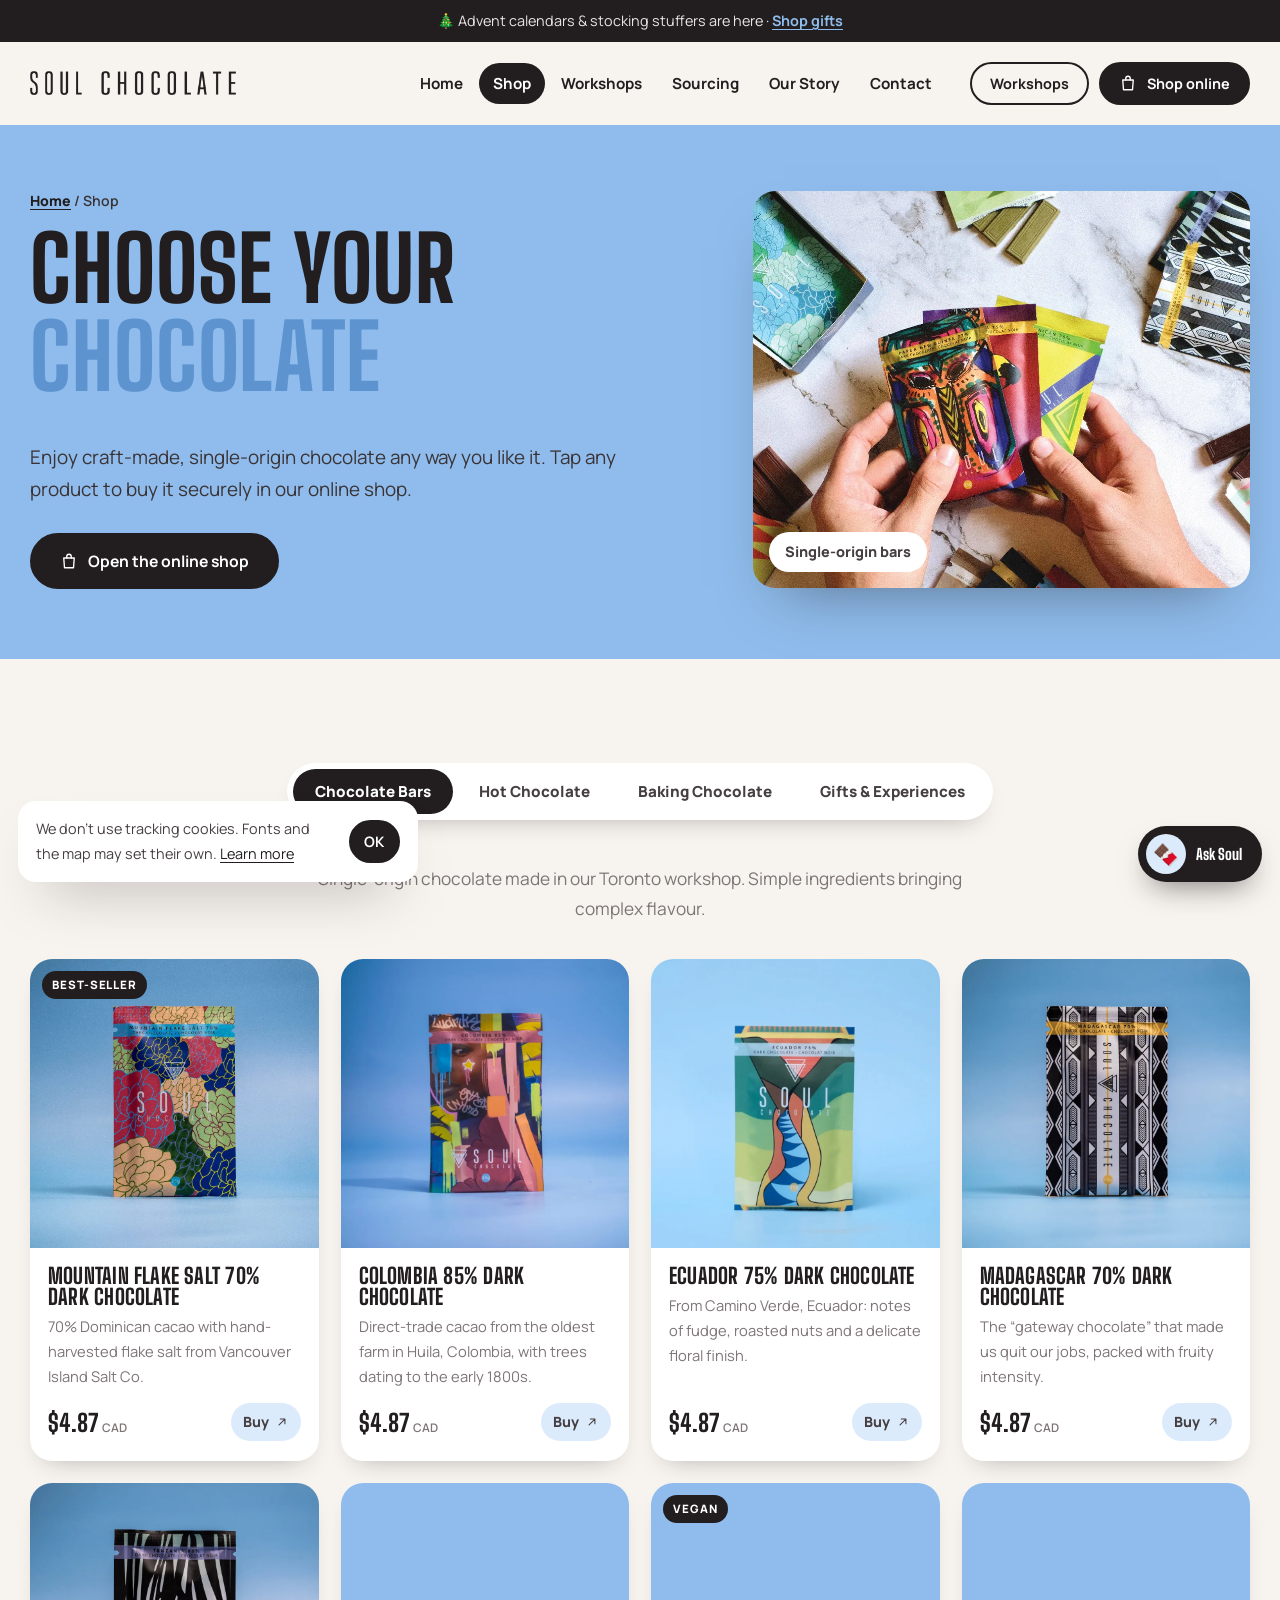
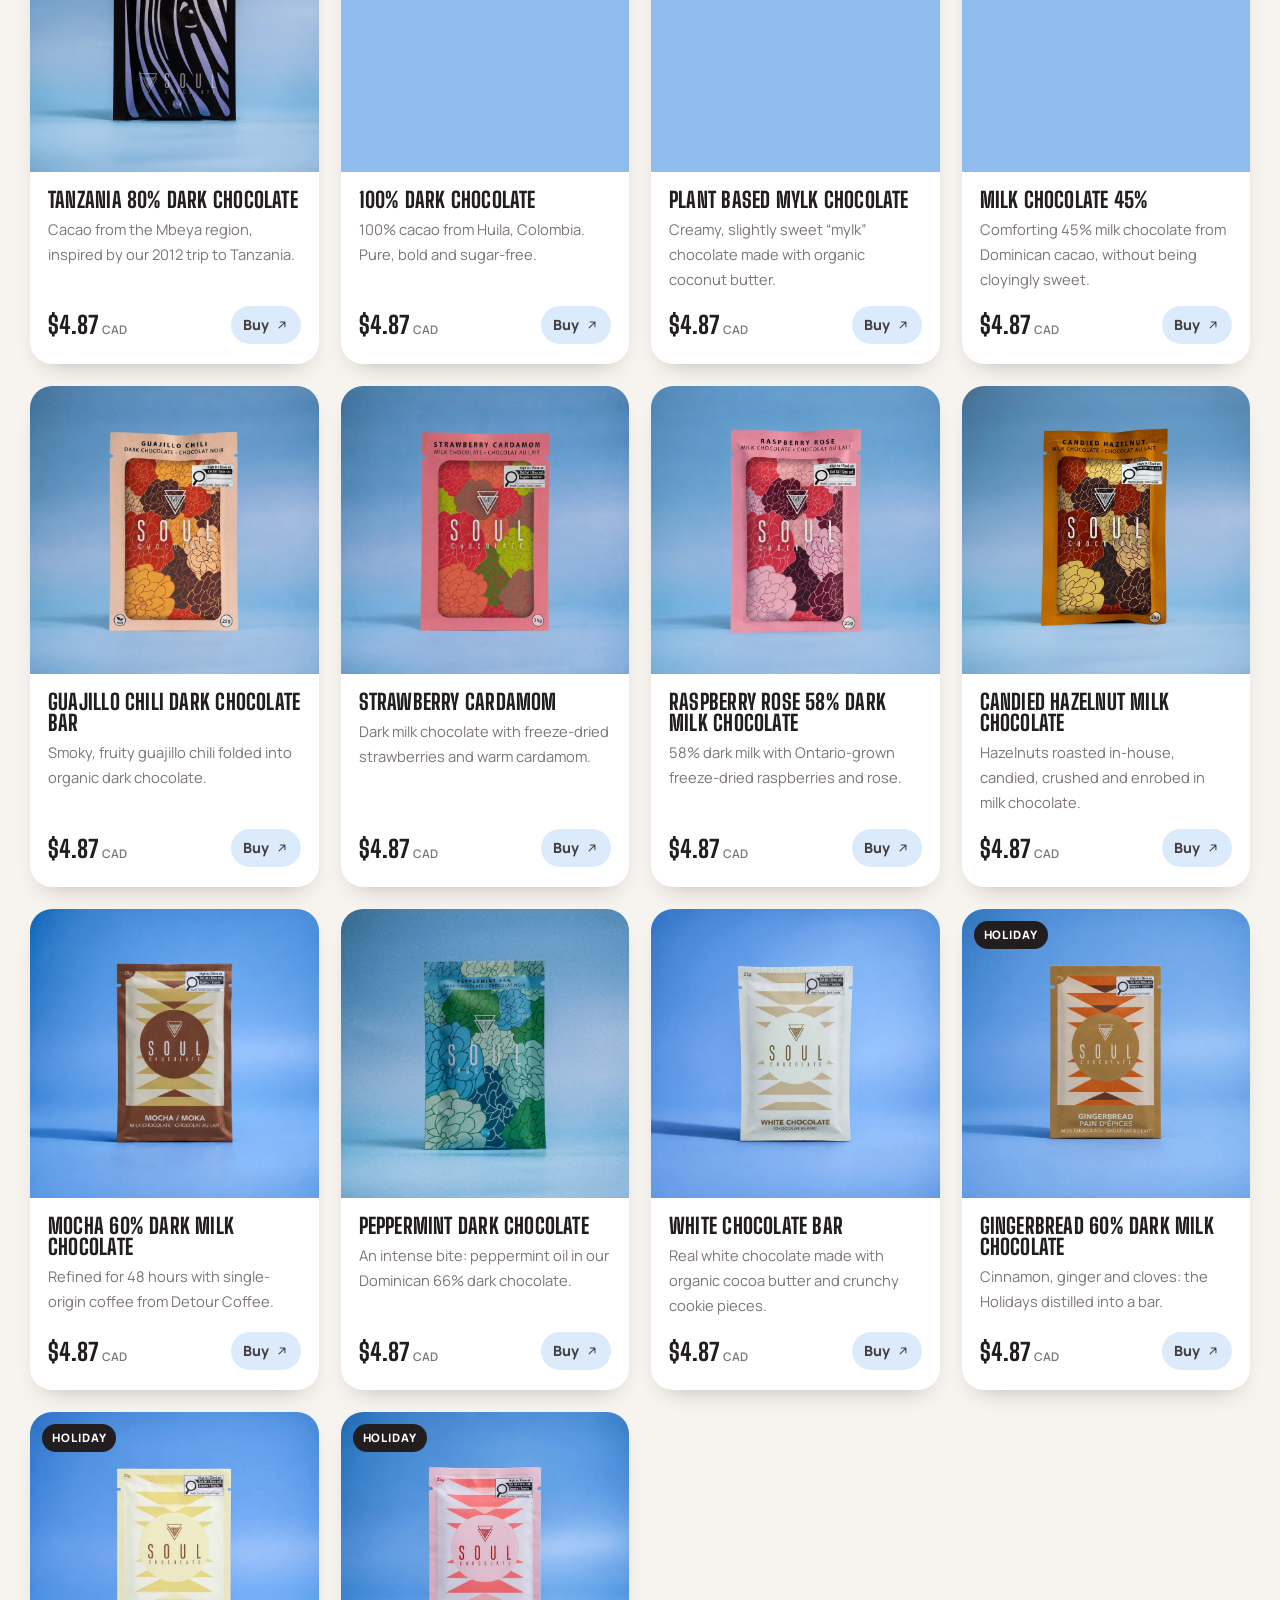
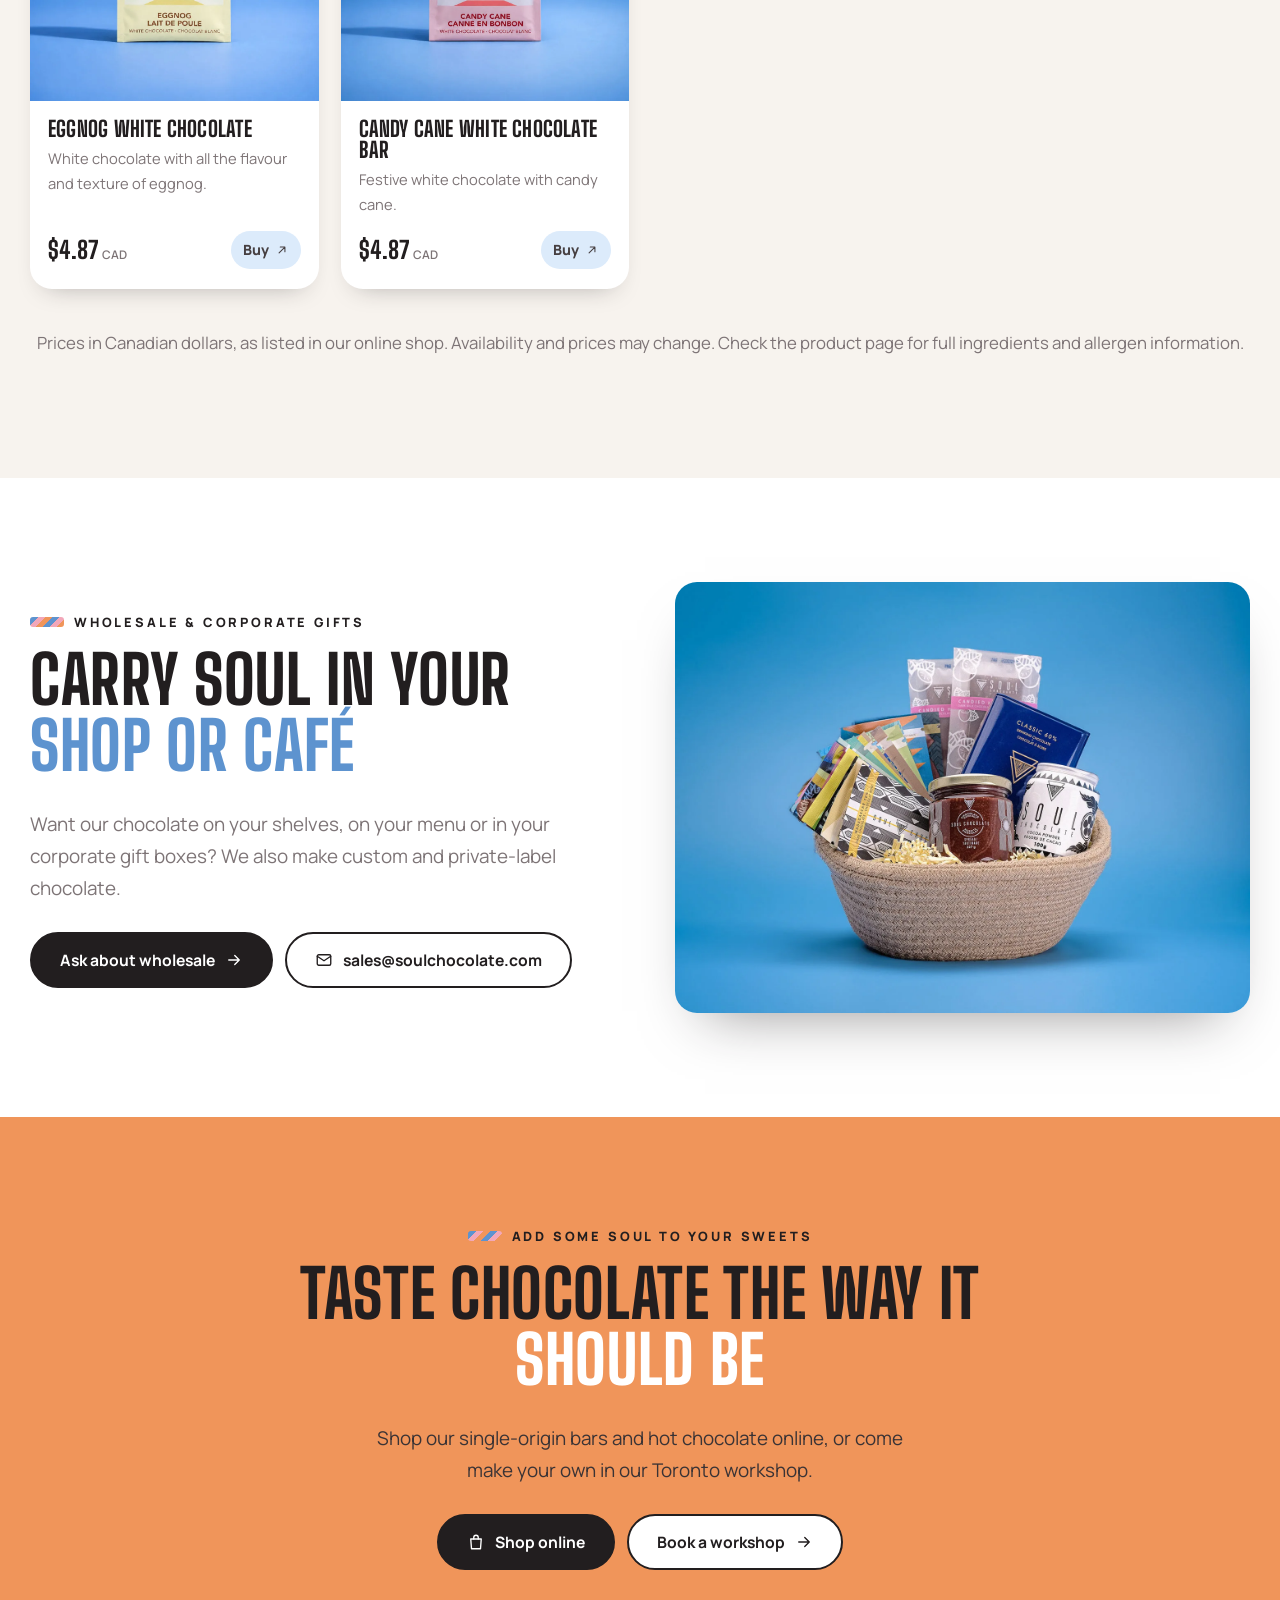
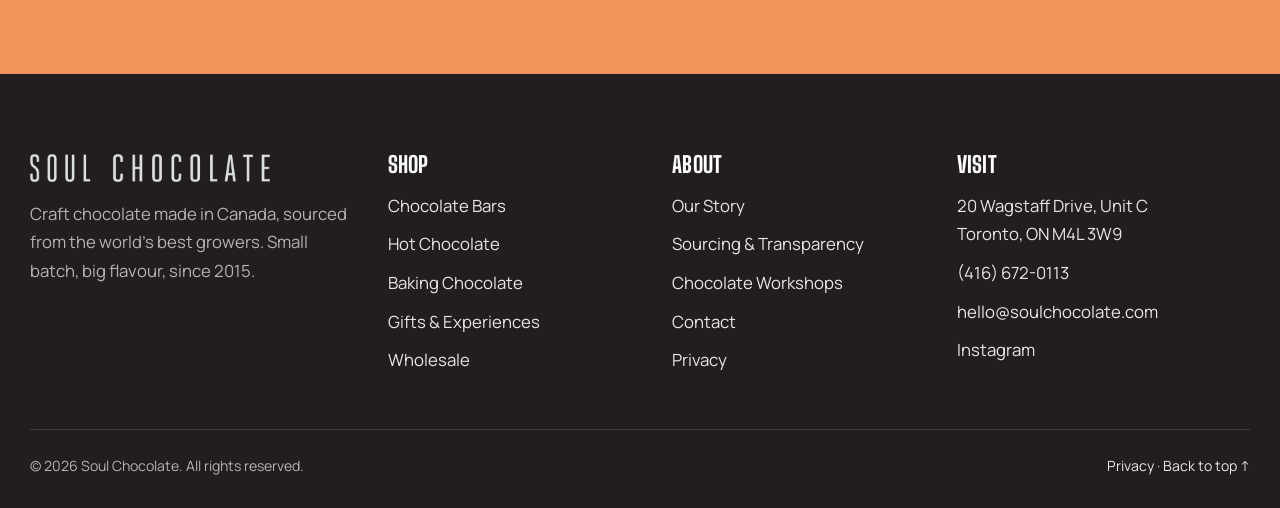
<file: soul-chocolate-WEBSITE/shop.html>
<!doctype html>
<html lang="en-CA" class="no-js">
<head>
<meta charset="utf-8">
<meta name="viewport" content="width=device-width, initial-scale=1, viewport-fit=cover">
<title>Shop Craft Chocolate | Bars, Hot Chocolate &amp; Baking | Soul Chocolate</title>
<meta name="description" content="Shop Soul Chocolate: single-origin chocolate bars from Colombia, Ecuador, Madagascar and Tanzania, Classic, Mayan and Peppermint hot chocolate, baking chocolate, advent calendars and gift cards.">
<link rel="canonical" href="https://www.soulchocolate.com/shop.html">
<meta name="theme-color" content="#8fbcec">
<meta name="geo.region" content="CA-ON"><meta name="geo.placename" content="Toronto">
<meta property="og:type" content="website">
<meta property="og:site_name" content="Soul Chocolate">
<meta property="og:title" content="Shop Craft Chocolate | Bars, Hot Chocolate &amp; Baking | Soul Chocolate">
<meta property="og:description" content="Shop Soul Chocolate: single-origin chocolate bars from Colombia, Ecuador, Madagascar and Tanzania, Classic, Mayan and Peppermint hot chocolate, baking chocolate, advent calendars and gift cards.">
<meta property="og:url" content="https://www.soulchocolate.com/shop.html">
<meta property="og:image" content="https://www.soulchocolate.com/og-image.jpg">
<meta property="og:locale" content="en_CA">
<meta name="twitter:card" content="summary_large_image">
<link rel="icon" href="favicon.png" type="image/png">
<link rel="apple-touch-icon" href="favicon.png">
<link rel="manifest" href="site.webmanifest">
<link rel="preconnect" href="https://fonts.googleapis.com">
<link rel="preconnect" href="https://fonts.gstatic.com" crossorigin>
<link href="https://fonts.googleapis.com/css2?family=Big+Shoulders+Display:wght@700;800&family=Manrope:wght@400;500;600;700;800&display=swap" rel="stylesheet">
<link rel="stylesheet" href="styles.css">
<script type="application/ld+json">{"@context": "https://schema.org", "@type": "Store", "name": "Soul Chocolate", "url": "https://www.soulchocolate.com", "telephone": "+14166720113", "email": "hello@soulchocolate.com", "image": "https://www.soulchocolate.com/og-image.jpg", "logo": "https://www.soulchocolate.com/soul-wordmark.png", "foundingDate": "2015", "founder": [{"@type": "Person", "name": "Kyle"}, {"@type": "Person", "name": "Katie"}], "address": {"@type": "PostalAddress", "streetAddress": "20 Wagstaff Drive, Unit C", "addressLocality": "Toronto", "addressRegion": "ON", "postalCode": "M4L 3W9", "addressCountry": "CA"}, "aggregateRating": {"@type": "AggregateRating", "ratingValue": "4.8", "reviewCount": "368"}, "description": "Bean-to-bar craft chocolate made in Toronto: single-origin chocolate bars, hot chocolate, baking chocolate and chocolate making workshops."}</script>
<script defer src="site-config.js"></script>
<script defer src="main.js"></script>
<script defer src="chatbot.js"></script>
</head>
<body>
<a class="skip" href="#main">Skip to content</a>
<div class="promo"><span data-xmas hidden>🎄 Advent calendars &amp; stocking stuffers are here · <a href="shop.html?tab=gifts">Shop gifts</a></span><span data-not-xmas>Bean-to-bar chocolate, handmade in Toronto · <a href="workshops.html">Book a chocolate workshop</a></span></div>
<header class="hdr">
  <div class="wrap hdr-in">
    <a class="logo" href="index.html" aria-label="Soul Chocolate home"><img src="soul-wordmark.png" alt="Soul Chocolate" width="206" height="24"></a>
    <nav class="nav" id="nav" aria-label="Main"><ul><li><a href="index.html">Home</a></li><li><a href="shop.html" aria-current="page">Shop</a></li><li><a href="workshops.html">Workshops</a></li><li><a href="origins.html">Sourcing</a></li><li><a href="about.html">Our Story</a></li><li><a href="contact.html">Contact</a></li>
      <li class="m-only"><a class="btn btn-block" href="https://www.soulchocolate.com/collections/all" target="_blank" rel="noopener"><svg viewBox="0 0 24 24" fill="none" stroke="currentColor" stroke-width="1.8" stroke-linecap="round" stroke-linejoin="round" aria-hidden="true"><path d="M5 8h14l-1 13H6z"/><path d="M9 8V6a3 3 0 0 1 6 0v2"/></svg> Shop online</a></li>
      <li class="m-only"><a class="btn btn-sky btn-block" href="workshops.html">Book a workshop</a></li></ul></nav>
    <div class="hdr-cta">
      <a class="btn btn-ghost btn-sm" href="workshops.html">Workshops</a>
      <a class="btn btn-sm" href="https://www.soulchocolate.com/collections/all" target="_blank" rel="noopener"><svg viewBox="0 0 24 24" fill="none" stroke="currentColor" stroke-width="1.8" stroke-linecap="round" stroke-linejoin="round" aria-hidden="true"><path d="M5 8h14l-1 13H6z"/><path d="M9 8V6a3 3 0 0 1 6 0v2"/></svg> Shop online</a>
      <button class="burger" aria-label="Open menu" aria-expanded="false" aria-controls="nav"><span></span><span></span><span></span></button>
    </div>
  </div>
</header>
<main id="main">
<section class="phero"><div class="wrap phero-in"><div class="load"><div class="crumbs"><a href="index.html">Home</a> / Shop</div><h1>Choose your <em>chocolate</em></h1><p class="lead">Enjoy craft-made, single-origin chocolate any way you like it. Tap any product to buy it securely in our online shop.</p><div class="btn-row"><a class="btn" href="https://www.soulchocolate.com/collections/all" target="_blank" rel="noopener"><svg viewBox="0 0 24 24" fill="none" stroke="currentColor" stroke-width="1.8" stroke-linecap="round" stroke-linejoin="round" aria-hidden="true"><path d="M5 8h14l-1 13H6z"/><path d="M9 8V6a3 3 0 0 1 6 0v2"/></svg> Open the online shop</a></div></div>
  <div class="photo load"><img src="discovery-set.webp" alt="A spread of colourful Soul Chocolate bars" width="1200" height="900" decoding="async"><span class="tag">Single-origin bars</span></div></div></section>
<section class="sec"><div class="wrap">
  <div class="tabs-c"><div class="tabs" role="tablist" aria-label="Product categories"><button role="tab" id="tab-bars" data-id="bars" aria-controls="p-bars" aria-selected="true">Chocolate Bars</button><button role="tab" id="tab-drink" data-id="drink" aria-controls="p-drink" aria-selected="false" tabindex="-1">Hot Chocolate</button><button role="tab" id="tab-baking" data-id="baking" aria-controls="p-baking" aria-selected="false" tabindex="-1">Baking Chocolate</button><button role="tab" id="tab-gifts" data-id="gifts" aria-controls="p-gifts" aria-selected="false" tabindex="-1">Gifts &amp; Experiences</button><span class="ind" aria-hidden="true"></span></div></div>
  <div role="tabpanel" id="p-bars" aria-labelledby="tab-bars"><p class="tab-intro">Single-origin chocolate made in our Toronto workshop. Simple ingredients bringing complex flavour.</p><div class="grid"><a class="pc rv d1" href="https://www.soulchocolate.com/products/organic-dark-chocolate-with-flaked-salt" target="_blank" rel="noopener"><div class="ph"><img src="organic-dark-chocolate-with-flaked-salt.webp" alt="Mountain Flake Salt 70% Dark Chocolate" width="900" height="900" loading="lazy" decoding="async"><span class="badge">Best-seller</span></div>
<div class="bd"><h3>Mountain Flake Salt 70% Dark Chocolate</h3><p>70% Dominican cacao with hand-harvested flake salt from Vancouver Island Salt Co.</p><div class="ft"><span class="price">$4.87<small>CAD</small></span><span class="buy">Buy <svg viewBox="0 0 24 24" fill="none" stroke="currentColor" stroke-width="1.8" stroke-linecap="round" stroke-linejoin="round" aria-hidden="true"><path d="M7 17 17 7M9 7h8v8"/></svg></span></div></div></a><a class="pc rv d2" href="https://www.soulchocolate.com/products/colombia-single-origin-dark-chocolate" target="_blank" rel="noopener"><div class="ph"><img src="colombia-single-origin-dark-chocolate.webp" alt="Colombia 85% Dark Chocolate" width="900" height="900" loading="lazy" decoding="async"></div>
<div class="bd"><h3>Colombia 85% Dark Chocolate</h3><p>Direct-trade cacao from the oldest farm in Huila, Colombia, with trees dating to the early 1800s.</p><div class="ft"><span class="price">$4.87<small>CAD</small></span><span class="buy">Buy <svg viewBox="0 0 24 24" fill="none" stroke="currentColor" stroke-width="1.8" stroke-linecap="round" stroke-linejoin="round" aria-hidden="true"><path d="M7 17 17 7M9 7h8v8"/></svg></span></div></div></a><a class="pc rv d3" href="https://www.soulchocolate.com/products/ecuador-75-dark-chocolate" target="_blank" rel="noopener"><div class="ph"><img src="ecuador-75-dark-chocolate.webp" alt="Ecuador 75% Dark Chocolate" width="900" height="900" loading="lazy" decoding="async"></div>
<div class="bd"><h3>Ecuador 75% Dark Chocolate</h3><p>From Camino Verde, Ecuador: notes of fudge, roasted nuts and a delicate floral finish.</p><div class="ft"><span class="price">$4.87<small>CAD</small></span><span class="buy">Buy <svg viewBox="0 0 24 24" fill="none" stroke="currentColor" stroke-width="1.8" stroke-linecap="round" stroke-linejoin="round" aria-hidden="true"><path d="M7 17 17 7M9 7h8v8"/></svg></span></div></div></a><a class="pc rv d4" href="https://www.soulchocolate.com/products/madagascar70" target="_blank" rel="noopener"><div class="ph"><img src="madagascar70.webp" alt="Madagascar 70% Dark Chocolate" width="900" height="900" loading="lazy" decoding="async"></div>
<div class="bd"><h3>Madagascar 70% Dark Chocolate</h3><p>The “gateway chocolate” that made us quit our jobs, packed with fruity intensity.</p><div class="ft"><span class="price">$4.87<small>CAD</small></span><span class="buy">Buy <svg viewBox="0 0 24 24" fill="none" stroke="currentColor" stroke-width="1.8" stroke-linecap="round" stroke-linejoin="round" aria-hidden="true"><path d="M7 17 17 7M9 7h8v8"/></svg></span></div></div></a><a class="pc rv d1" href="https://www.soulchocolate.com/products/tanzania80" target="_blank" rel="noopener"><div class="ph"><img src="tanzania80.webp" alt="Tanzania 80% Dark Chocolate" width="900" height="900" loading="lazy" decoding="async"></div>
<div class="bd"><h3>Tanzania 80% Dark Chocolate</h3><p>Cacao from the Mbeya region, inspired by our 2012 trip to Tanzania.</p><div class="ft"><span class="price">$4.87<small>CAD</small></span><span class="buy">Buy <svg viewBox="0 0 24 24" fill="none" stroke="currentColor" stroke-width="1.8" stroke-linecap="round" stroke-linejoin="round" aria-hidden="true"><path d="M7 17 17 7M9 7h8v8"/></svg></span></div></div></a><a class="pc rv d2" href="https://www.soulchocolate.com/products/colombian-100-pure-dark-chocolate" target="_blank" rel="noopener"><div class="ph"><img src="colombian-100-pure-dark-chocolate.webp" alt="100% Dark Chocolate" width="900" height="900" loading="lazy" decoding="async"></div>
<div class="bd"><h3>100% Dark Chocolate</h3><p>100% cacao from Huila, Colombia. Pure, bold and sugar-free.</p><div class="ft"><span class="price">$4.87<small>CAD</small></span><span class="buy">Buy <svg viewBox="0 0 24 24" fill="none" stroke="currentColor" stroke-width="1.8" stroke-linecap="round" stroke-linejoin="round" aria-hidden="true"><path d="M7 17 17 7M9 7h8v8"/></svg></span></div></div></a><a class="pc rv d3" href="https://www.soulchocolate.com/products/vegan-milk-chocolate-bar-dairy-free-organic" target="_blank" rel="noopener"><div class="ph"><img src="vegan-milk-chocolate-bar-dairy-free-organic.webp" alt="Plant Based Mylk Chocolate" width="900" height="900" loading="lazy" decoding="async"><span class="badge">Vegan</span></div>
<div class="bd"><h3>Plant Based Mylk Chocolate</h3><p>Creamy, slightly sweet “mylk” chocolate made with organic coconut butter.</p><div class="ft"><span class="price">$4.87<small>CAD</small></span><span class="buy">Buy <svg viewBox="0 0 24 24" fill="none" stroke="currentColor" stroke-width="1.8" stroke-linecap="round" stroke-linejoin="round" aria-hidden="true"><path d="M7 17 17 7M9 7h8v8"/></svg></span></div></div></a><a class="pc rv d4" href="https://www.soulchocolate.com/products/milk-chocolate-45" target="_blank" rel="noopener"><div class="ph"><img src="milk-chocolate-45.webp" alt="Milk Chocolate 45%" width="900" height="900" loading="lazy" decoding="async"></div>
<div class="bd"><h3>Milk Chocolate 45%</h3><p>Comforting 45% milk chocolate from Dominican cacao, without being cloyingly sweet.</p><div class="ft"><span class="price">$4.87<small>CAD</small></span><span class="buy">Buy <svg viewBox="0 0 24 24" fill="none" stroke="currentColor" stroke-width="1.8" stroke-linecap="round" stroke-linejoin="round" aria-hidden="true"><path d="M7 17 17 7M9 7h8v8"/></svg></span></div></div></a><a class="pc rv d1" href="https://www.soulchocolate.com/products/guajillo-chili-dark-chocolate-bar" target="_blank" rel="noopener"><div class="ph"><img src="guajillo-chili-dark-chocolate-bar.webp" alt="Guajillo Chili Dark Chocolate Bar" width="900" height="900" loading="lazy" decoding="async"></div>
<div class="bd"><h3>Guajillo Chili Dark Chocolate Bar</h3><p>Smoky, fruity guajillo chili folded into organic dark chocolate.</p><div class="ft"><span class="price">$4.87<small>CAD</small></span><span class="buy">Buy <svg viewBox="0 0 24 24" fill="none" stroke="currentColor" stroke-width="1.8" stroke-linecap="round" stroke-linejoin="round" aria-hidden="true"><path d="M7 17 17 7M9 7h8v8"/></svg></span></div></div></a><a class="pc rv d2" href="https://www.soulchocolate.com/products/strawberry-cardamom" target="_blank" rel="noopener"><div class="ph"><img src="strawberry-cardamom.webp" alt="Strawberry Cardamom" width="900" height="900" loading="lazy" decoding="async"></div>
<div class="bd"><h3>Strawberry Cardamom</h3><p>Dark milk chocolate with freeze-dried strawberries and warm cardamom.</p><div class="ft"><span class="price">$4.87<small>CAD</small></span><span class="buy">Buy <svg viewBox="0 0 24 24" fill="none" stroke="currentColor" stroke-width="1.8" stroke-linecap="round" stroke-linejoin="round" aria-hidden="true"><path d="M7 17 17 7M9 7h8v8"/></svg></span></div></div></a><a class="pc rv d3" href="https://www.soulchocolate.com/products/raspberryrose58" target="_blank" rel="noopener"><div class="ph"><img src="raspberryrose58.webp" alt="Raspberry Rose 58% Dark Milk Chocolate" width="900" height="900" loading="lazy" decoding="async"></div>
<div class="bd"><h3>Raspberry Rose 58% Dark Milk Chocolate</h3><p>58% dark milk with Ontario-grown freeze-dried raspberries and rose.</p><div class="ft"><span class="price">$4.87<small>CAD</small></span><span class="buy">Buy <svg viewBox="0 0 24 24" fill="none" stroke="currentColor" stroke-width="1.8" stroke-linecap="round" stroke-linejoin="round" aria-hidden="true"><path d="M7 17 17 7M9 7h8v8"/></svg></span></div></div></a><a class="pc rv d4" href="https://www.soulchocolate.com/products/candiedhazelnut" target="_blank" rel="noopener"><div class="ph"><img src="candiedhazelnut.webp" alt="Candied Hazelnut Milk Chocolate" width="900" height="900" loading="lazy" decoding="async"></div>
<div class="bd"><h3>Candied Hazelnut Milk Chocolate</h3><p>Hazelnuts roasted in-house, candied, crushed and enrobed in milk chocolate.</p><div class="ft"><span class="price">$4.87<small>CAD</small></span><span class="buy">Buy <svg viewBox="0 0 24 24" fill="none" stroke="currentColor" stroke-width="1.8" stroke-linecap="round" stroke-linejoin="round" aria-hidden="true"><path d="M7 17 17 7M9 7h8v8"/></svg></span></div></div></a><a class="pc rv d1" href="https://www.soulchocolate.com/products/mocha60" target="_blank" rel="noopener"><div class="ph"><img src="mocha60.webp" alt="Mocha 60% Dark Milk Chocolate" width="900" height="900" loading="lazy" decoding="async"></div>
<div class="bd"><h3>Mocha 60% Dark Milk Chocolate</h3><p>Refined for 48 hours with single-origin coffee from Detour Coffee.</p><div class="ft"><span class="price">$4.87<small>CAD</small></span><span class="buy">Buy <svg viewBox="0 0 24 24" fill="none" stroke="currentColor" stroke-width="1.8" stroke-linecap="round" stroke-linejoin="round" aria-hidden="true"><path d="M7 17 17 7M9 7h8v8"/></svg></span></div></div></a><a class="pc rv d2" href="https://www.soulchocolate.com/products/fresh-peppermint-mint-chocolate" target="_blank" rel="noopener"><div class="ph"><img src="fresh-peppermint-mint-chocolate.webp" alt="Peppermint Dark Chocolate" width="900" height="900" loading="lazy" decoding="async"></div>
<div class="bd"><h3>Peppermint Dark Chocolate</h3><p>An intense bite: peppermint oil in our Dominican 66% dark chocolate.</p><div class="ft"><span class="price">$4.87<small>CAD</small></span><span class="buy">Buy <svg viewBox="0 0 24 24" fill="none" stroke="currentColor" stroke-width="1.8" stroke-linecap="round" stroke-linejoin="round" aria-hidden="true"><path d="M7 17 17 7M9 7h8v8"/></svg></span></div></div></a><a class="pc rv d3" href="https://www.soulchocolate.com/products/white-chocolate-bar" target="_blank" rel="noopener"><div class="ph"><img src="white-chocolate-bar.webp" alt="White Chocolate Bar" width="900" height="900" loading="lazy" decoding="async"></div>
<div class="bd"><h3>White Chocolate Bar</h3><p>Real white chocolate made with organic cocoa butter and crunchy cookie pieces.</p><div class="ft"><span class="price">$4.87<small>CAD</small></span><span class="buy">Buy <svg viewBox="0 0 24 24" fill="none" stroke="currentColor" stroke-width="1.8" stroke-linecap="round" stroke-linejoin="round" aria-hidden="true"><path d="M7 17 17 7M9 7h8v8"/></svg></span></div></div></a><a class="pc rv d4" href="https://www.soulchocolate.com/products/gingerbread60" target="_blank" rel="noopener"><div class="ph"><img src="gingerbread60.webp" alt="Gingerbread 60% Dark Milk Chocolate" width="900" height="900" loading="lazy" decoding="async"><span class="badge">Holiday</span></div>
<div class="bd"><h3>Gingerbread 60% Dark Milk Chocolate</h3><p>Cinnamon, ginger and cloves: the Holidays distilled into a bar.</p><div class="ft"><span class="price">$4.87<small>CAD</small></span><span class="buy">Buy <svg viewBox="0 0 24 24" fill="none" stroke="currentColor" stroke-width="1.8" stroke-linecap="round" stroke-linejoin="round" aria-hidden="true"><path d="M7 17 17 7M9 7h8v8"/></svg></span></div></div></a><a class="pc rv d1" href="https://www.soulchocolate.com/products/eggnog" target="_blank" rel="noopener"><div class="ph"><img src="eggnog.webp" alt="Eggnog White Chocolate" width="900" height="900" loading="lazy" decoding="async"><span class="badge">Holiday</span></div>
<div class="bd"><h3>Eggnog White Chocolate</h3><p>White chocolate with all the flavour and texture of eggnog.</p><div class="ft"><span class="price">$4.87<small>CAD</small></span><span class="buy">Buy <svg viewBox="0 0 24 24" fill="none" stroke="currentColor" stroke-width="1.8" stroke-linecap="round" stroke-linejoin="round" aria-hidden="true"><path d="M7 17 17 7M9 7h8v8"/></svg></span></div></div></a><a class="pc rv d2" href="https://www.soulchocolate.com/products/candy-cane-white-chocolate-bar" target="_blank" rel="noopener"><div class="ph"><img src="candy-cane-white-chocolate-bar.webp" alt="Candy Cane White Chocolate Bar" width="900" height="900" loading="lazy" decoding="async"><span class="badge">Holiday</span></div>
<div class="bd"><h3>Candy Cane White Chocolate Bar</h3><p>Festive white chocolate with candy cane.</p><div class="ft"><span class="price">$4.87<small>CAD</small></span><span class="buy">Buy <svg viewBox="0 0 24 24" fill="none" stroke="currentColor" stroke-width="1.8" stroke-linecap="round" stroke-linejoin="round" aria-hidden="true"><path d="M7 17 17 7M9 7h8v8"/></svg></span></div></div></a></div></div><div role="tabpanel" id="p-drink" aria-labelledby="tab-drink" hidden><p class="tab-intro">Our highest-reviewed hot chocolate mixes, made with ethically sourced cocoa. In tins or pouches.</p><div class="grid"><a class="pc rv d1" href="https://www.soulchocolate.com/products/classic-hot-chocolate" target="_blank" rel="noopener"><div class="ph"><img src="classic-hot-chocolate.webp" alt="Classic Hot Chocolate Mix" width="900" height="900" loading="lazy" decoding="async"><span class="badge">Most loved</span></div>
<div class="bd"><h3>Classic Hot Chocolate Mix</h3><p>“So rich but not too sweet.” Our most popular mix, with thick foam and a smooth texture.</p><div class="ft"><span class="price">$16.00<small>CAD</small></span><span class="buy">Buy <svg viewBox="0 0 24 24" fill="none" stroke="currentColor" stroke-width="1.8" stroke-linecap="round" stroke-linejoin="round" aria-hidden="true"><path d="M7 17 17 7M9 7h8v8"/></svg></span></div></div></a><a class="pc rv d2" href="https://www.soulchocolate.com/products/mayan-hot-chocolate" target="_blank" rel="noopener"><div class="ph"><img src="mayan-hot-chocolate.webp" alt="Mayan Hot Chocolate Mix" width="900" height="900" loading="lazy" decoding="async"></div>
<div class="bd"><h3>Mayan Hot Chocolate Mix</h3><p>Warming nutmeg, cinnamon, cayenne, vanilla and a pinch of salt.</p><div class="ft"><span class="price">$16.00<small>CAD</small></span><span class="buy">Buy <svg viewBox="0 0 24 24" fill="none" stroke="currentColor" stroke-width="1.8" stroke-linecap="round" stroke-linejoin="round" aria-hidden="true"><path d="M7 17 17 7M9 7h8v8"/></svg></span></div></div></a><a class="pc rv d3" href="https://www.soulchocolate.com/products/peppermint-hot-chocolate" target="_blank" rel="noopener"><div class="ph"><img src="peppermint-hot-chocolate.webp" alt="Peppermint Hot Chocolate Mix" width="900" height="900" loading="lazy" decoding="async"></div>
<div class="bd"><h3>Peppermint Hot Chocolate Mix</h3><p>Minty in flavour, rich in chocolate: a winter classic.</p><div class="ft"><span class="price">$16.00<small>CAD</small></span><span class="buy">Buy <svg viewBox="0 0 24 24" fill="none" stroke="currentColor" stroke-width="1.8" stroke-linecap="round" stroke-linejoin="round" aria-hidden="true"><path d="M7 17 17 7M9 7h8v8"/></svg></span></div></div></a><a class="pc rv d4" href="https://www.soulchocolate.com/products/single-serve-hot-chocolate" target="_blank" rel="noopener"><div class="ph"><img src="single-serve-hot-chocolate.webp" alt="Instant Hot Chocolate Pouch" width="900" height="900" loading="lazy" decoding="async"></div>
<div class="bd"><h3>Instant Hot Chocolate Pouch</h3><p>An elevated instant packet for the ski hill, the campfire or the backyard.</p><div class="ft"><span class="price">$3.95<small>CAD</small></span><span class="buy">Buy <svg viewBox="0 0 24 24" fill="none" stroke="currentColor" stroke-width="1.8" stroke-linecap="round" stroke-linejoin="round" aria-hidden="true"><path d="M7 17 17 7M9 7h8v8"/></svg></span></div></div></a><a class="pc rv d1" href="https://www.soulchocolate.com/products/3x-classic-hot-chocolate-tins" target="_blank" rel="noopener"><div class="ph"><img src="3x-classic-hot-chocolate-tins.webp" alt="3x Classic Hot Chocolate Mix Bundle" width="900" height="900" loading="lazy" decoding="async"><span class="badge">Bundle</span></div>
<div class="bd"><h3>3x Classic Hot Chocolate Mix Bundle</h3><p>Three tins of our most popular Classic mix.</p><div class="ft"><span class="price">$45<small>CAD</small></span><span class="buy">Buy <svg viewBox="0 0 24 24" fill="none" stroke="currentColor" stroke-width="1.8" stroke-linecap="round" stroke-linejoin="round" aria-hidden="true"><path d="M7 17 17 7M9 7h8v8"/></svg></span></div></div></a><a class="pc rv d2" href="https://www.soulchocolate.com/products/hot-chocolate-family-pack" target="_blank" rel="noopener"><div class="ph"><img src="hot-chocolate-family-pack.webp" alt="Hot Chocolate Family Pack" width="900" height="900" loading="lazy" decoding="async"><span class="badge">Bundle</span></div>
<div class="bd"><h3>Hot Chocolate Family Pack</h3><p>All three single-origin hot chocolate mixes together.</p><div class="ft"><span class="price">$54.40<small>CAD</small></span><span class="buy">Buy <svg viewBox="0 0 24 24" fill="none" stroke="currentColor" stroke-width="1.8" stroke-linecap="round" stroke-linejoin="round" aria-hidden="true"><path d="M7 17 17 7M9 7h8v8"/></svg></span></div></div></a></div></div><div role="tabpanel" id="p-baking" aria-labelledby="tab-baking" hidden><p class="tab-intro">You bring the talent, we bring the ingredients for unforgettable cookies, brownies and cakes.</p><div class="grid"><a class="pc rv d1" href="https://www.soulchocolate.com/products/dark-chocolate-chips" target="_blank" rel="noopener"><div class="ph"><img src="dark-chocolate-chips.webp" alt="Dark Chocolate Chips 70% (227g)" width="900" height="900" loading="lazy" decoding="async"></div>
<div class="bd"><h3>Dark Chocolate Chips 70% (227g)</h3><p>Three ingredients: organic cacao, organic cane sugar and cocoa butter.</p><div class="ft"><span class="price">$14.99<small>CAD</small></span><span class="buy">Buy <svg viewBox="0 0 24 24" fill="none" stroke="currentColor" stroke-width="1.8" stroke-linecap="round" stroke-linejoin="round" aria-hidden="true"><path d="M7 17 17 7M9 7h8v8"/></svg></span></div></div></a><a class="pc rv d2" href="https://www.soulchocolate.com/products/semi-sweet-chocolate-chips-55-bulk" target="_blank" rel="noopener"><div class="ph"><img src="semi-sweet-chocolate-chips-55-bulk.webp" alt="Semi-Sweet Chocolate Chips" width="900" height="900" loading="lazy" decoding="async"></div>
<div class="bd"><h3>Semi-Sweet Chocolate Chips</h3><p>“Arguably the best chocolate chips.” For the home baker who puts quality first.</p><div class="ft"><span class="price"><small>from</small> $14.99<small>CAD</small></span><span class="buy">Buy <svg viewBox="0 0 24 24" fill="none" stroke="currentColor" stroke-width="1.8" stroke-linecap="round" stroke-linejoin="round" aria-hidden="true"><path d="M7 17 17 7M9 7h8v8"/></svg></span></div></div></a><a class="pc rv d3" href="https://www.soulchocolate.com/products/dark-chocolate-70-couverture-340g" target="_blank" rel="noopener"><div class="ph"><img src="dark-chocolate-70-couverture-340g.webp" alt="Baking Chocolate 70% Discs" width="900" height="900" loading="lazy" decoding="async"></div>
<div class="bd"><h3>Baking Chocolate 70% Discs</h3><p>The same 70% chocolate we use, in easy-melting discs.</p><div class="ft"><span class="price"><small>from</small> $16.00<small>CAD</small></span><span class="buy">Buy <svg viewBox="0 0 24 24" fill="none" stroke="currentColor" stroke-width="1.8" stroke-linecap="round" stroke-linejoin="round" aria-hidden="true"><path d="M7 17 17 7M9 7h8v8"/></svg></span></div></div></a><a class="pc rv d4" href="https://www.soulchocolate.com/products/organic-cacao-nibs" target="_blank" rel="noopener"><div class="ph"><img src="organic-cacao-nibs.webp" alt="Organic Cacao Nibs" width="900" height="900" loading="lazy" decoding="async"></div>
<div class="bd"><h3>Organic Cacao Nibs</h3><p>Roasted, shelled cacao from our partners in the Dominican Republic.</p><div class="ft"><span class="price"><small>from</small> $16.00<small>CAD</small></span><span class="buy">Buy <svg viewBox="0 0 24 24" fill="none" stroke="currentColor" stroke-width="1.8" stroke-linecap="round" stroke-linejoin="round" aria-hidden="true"><path d="M7 17 17 7M9 7h8v8"/></svg></span></div></div></a><a class="pc rv d1" href="https://www.soulchocolate.com/products/organic-natural-cocoa-powder" target="_blank" rel="noopener"><div class="ph"><img src="organic-natural-cocoa-powder.webp" alt="Natural Cocoa Powder" width="900" height="900" loading="lazy" decoding="async"></div>
<div class="bd"><h3>Natural Cocoa Powder</h3><p>Flavour-packed natural (non-alkalized) cocoa powder from Tanzania.</p><div class="ft"><span class="price"><small>from</small> $9.50<small>CAD</small></span><span class="buy">Buy <svg viewBox="0 0 24 24" fill="none" stroke="currentColor" stroke-width="1.8" stroke-linecap="round" stroke-linejoin="round" aria-hidden="true"><path d="M7 17 17 7M9 7h8v8"/></svg></span></div></div></a></div></div><div role="tabpanel" id="p-gifts" aria-labelledby="tab-gifts" hidden><p class="tab-intro">Surprise friends, loved ones and teams with craft chocolate and hands-on experiences.</p><div class="grid"><a class="pc rv d1" href="https://www.soulchocolate.com/products/advent-calendar" target="_blank" rel="noopener"><div class="ph"><img src="advent-calendar.webp" alt="Chocolate Advent Calendars" width="900" height="900" loading="lazy" decoding="async"><span class="badge">Seasonal</span></div>
<div class="bd"><h3>Chocolate Advent Calendars</h3><p>Single-origin chocolate advent calendars, in 70% dark or a sweeter 50%. Both dairy free.</p><div class="ft"><span class="price">$19.00<small>CAD</small></span><span class="buy">Buy <svg viewBox="0 0 24 24" fill="none" stroke="currentColor" stroke-width="1.8" stroke-linecap="round" stroke-linejoin="round" aria-hidden="true"><path d="M7 17 17 7M9 7h8v8"/></svg></span></div></div></a><a class="pc rv d2" href="https://www.soulchocolate.com/products/chocolate-making-and-tasting-workshop" target="_blank" rel="noopener"><div class="ph"><img src="chocolate-making-and-tasting-workshop.webp" alt="Chocolate Making and Tasting Workshop" width="900" height="900" loading="lazy" decoding="async"><span class="badge">Experience</span></div>
<div class="bd"><h3>Chocolate Making and Tasting Workshop</h3><p>A hands-on 2.5-hour class: go from cacao bean to your own finished bar.</p><div class="ft"><span class="price"><small>from</small> $120<small>CAD</small></span><span class="buy">Buy <svg viewBox="0 0 24 24" fill="none" stroke="currentColor" stroke-width="1.8" stroke-linecap="round" stroke-linejoin="round" aria-hidden="true"><path d="M7 17 17 7M9 7h8v8"/></svg></span></div></div></a><a class="pc rv d3" href="https://www.soulchocolate.com/products/chocolate-workshop-gift-card-admit-3" target="_blank" rel="noopener"><div class="ph"><img src="chocolate-workshop-gift-card-admit-3.webp" alt="Chocolate Workshop Gift Card" width="900" height="900" loading="lazy" decoding="async"></div>
<div class="bd"><h3>Chocolate Workshop Gift Card</h3><p>Give the chocolate making workshop as a gift.</p><div class="ft"><span class="price"><small>from</small> $120<small>CAD</small></span><span class="buy">Buy <svg viewBox="0 0 24 24" fill="none" stroke="currentColor" stroke-width="1.8" stroke-linecap="round" stroke-linejoin="round" aria-hidden="true"><path d="M7 17 17 7M9 7h8v8"/></svg></span></div></div></a><a class="pc rv d4" href="https://www.soulchocolate.com/products/online-gift-card" target="_blank" rel="noopener"><div class="ph"><img src="online-gift-card.webp" alt="Gift Card" width="900" height="900" loading="lazy" decoding="async"></div>
<div class="bd"><h3>Gift Card</h3><p>Delivered by email: the gift of choice.</p><div class="ft"><span class="price"><small>from</small> $25<small>CAD</small></span><span class="buy">Buy <svg viewBox="0 0 24 24" fill="none" stroke="currentColor" stroke-width="1.8" stroke-linecap="round" stroke-linejoin="round" aria-hidden="true"><path d="M7 17 17 7M9 7h8v8"/></svg></span></div></div></a></div></div>
  <p class="rv" style="text-align:center;color:var(--muted);margin-top:40px">Prices in Canadian dollars, as listed in our online shop. Availability and prices may change. Check the product page for full ingredients and allergen information.</p>
</div></section>
<section class="sec sec-white"><div class="wrap split">
  <div class="rv"><span class="eyebrow">Wholesale &amp; corporate gifts</span><h2>Carry Soul in your <em>shop or café</em></h2><p class="lead">Want our chocolate on your shelves, on your menu or in your corporate gift boxes? We also make custom and private-label chocolate.</p>
    <div class="btn-row"><a class="btn" href="contact.html?type=Wholesale#message">Ask about wholesale <svg class="arr" viewBox="0 0 24 24" fill="none" stroke="currentColor" stroke-width="1.8" stroke-linecap="round" stroke-linejoin="round" aria-hidden="true"><path d="M5 12h14M13 6l6 6-6 6"/></svg></a><a class="btn btn-light" href="mailto:sales@soulchocolate.com"><svg viewBox="0 0 24 24" fill="none" stroke="currentColor" stroke-width="1.8" stroke-linecap="round" stroke-linejoin="round" aria-hidden="true"><rect x="3" y="5" width="18" height="14" rx="2"/><path d="m3 7 9 6 9-6"/></svg> sales@soulchocolate.com</a></div></div>
  <div class="photo rv d1" style="aspect-ratio:4/3"><img src="gift-basket.webp" alt="Soul Chocolate gift basket" width="1400" height="1050" loading="lazy" decoding="async"></div>
</div></section>
<section class="sec final"><div class="wrap rv"><span class="eyebrow">Add some soul to your sweets</span><h2>Taste chocolate the way it <em>should be</em></h2><p class="lead">Shop our single-origin bars and hot chocolate online, or come make your own in our Toronto workshop.</p>
  <div class="btn-row"><a class="btn" href="https://www.soulchocolate.com/collections/all" target="_blank" rel="noopener"><svg viewBox="0 0 24 24" fill="none" stroke="currentColor" stroke-width="1.8" stroke-linecap="round" stroke-linejoin="round" aria-hidden="true"><path d="M5 8h14l-1 13H6z"/><path d="M9 8V6a3 3 0 0 1 6 0v2"/></svg> Shop online</a><a class="btn btn-light" href="workshops.html">Book a workshop <svg class="arr" viewBox="0 0 24 24" fill="none" stroke="currentColor" stroke-width="1.8" stroke-linecap="round" stroke-linejoin="round" aria-hidden="true"><path d="M5 12h14M13 6l6 6-6 6"/></svg></a></div></div></section>
</main>
<footer class="foot">
  <div class="wrap foot-grid">
    <div><a class="logo" href="index.html" aria-label="Soul Chocolate home"><img src="soul-wordmark.png" alt="Soul Chocolate" width="240" height="28" loading="lazy"></a>
      <p>Craft chocolate made in Canada, sourced from the world’s best growers. Small batch, big flavour, since 2015.</p></div>
    <div><h4>Shop</h4><ul><li><a href="shop.html?tab=bars">Chocolate Bars</a></li><li><a href="shop.html?tab=drink">Hot Chocolate</a></li><li><a href="shop.html?tab=baking">Baking Chocolate</a></li><li><a href="shop.html?tab=gifts">Gifts &amp; Experiences</a></li><li><a href="contact.html?type=Wholesale#message">Wholesale</a></li></ul></div>
    <div><h4>About</h4><ul><li><a href="about.html">Our Story</a></li><li><a href="origins.html">Sourcing &amp; Transparency</a></li><li><a href="workshops.html">Chocolate Workshops</a></li><li><a href="contact.html">Contact</a></li><li><a href="privacy.html">Privacy</a></li></ul></div>
    <div><h4>Visit</h4><ul>
      <li><a href="https://www.google.com/maps/search/?api=1&amp;query=Soul+Chocolate,+20+Wagstaff+Drive,+Toronto,+ON+M4L+3W9" target="_blank" rel="noopener">20 Wagstaff Drive, Unit C<br>Toronto, ON M4L 3W9</a></li>
      <li><a href="tel:+14166720113">(416) 672-0113</a></li>
      <li><a href="mailto:hello@soulchocolate.com">hello@soulchocolate.com</a></li>
      <li><a href="https://www.instagram.com/soulchocolate/" target="_blank" rel="noopener">Instagram</a></li></ul></div>
  </div>
  <div class="wrap foot-bottom"><span>© <span data-year>2026</span> Soul Chocolate. All rights reserved.</span><span><a href="privacy.html">Privacy</a> · <a href="#main">Back to top ↑</a></span></div>
</footer>
<div class="mbar"><a class="btn btn-sky" href="workshops.html">Workshops</a><a class="btn" href="https://www.soulchocolate.com/collections/all" target="_blank" rel="noopener"><svg viewBox="0 0 24 24" fill="none" stroke="currentColor" stroke-width="1.8" stroke-linecap="round" stroke-linejoin="round" aria-hidden="true"><path d="M5 8h14l-1 13H6z"/><path d="M9 8V6a3 3 0 0 1 6 0v2"/></svg> Shop</a></div>
<div class="cookie" hidden><p>We don’t use tracking cookies. Fonts and the map may set their own. <a href="privacy.html">Learn more</a></p><button class="btn btn-sm" type="button">OK</button></div>
</body>
</html>
</file>
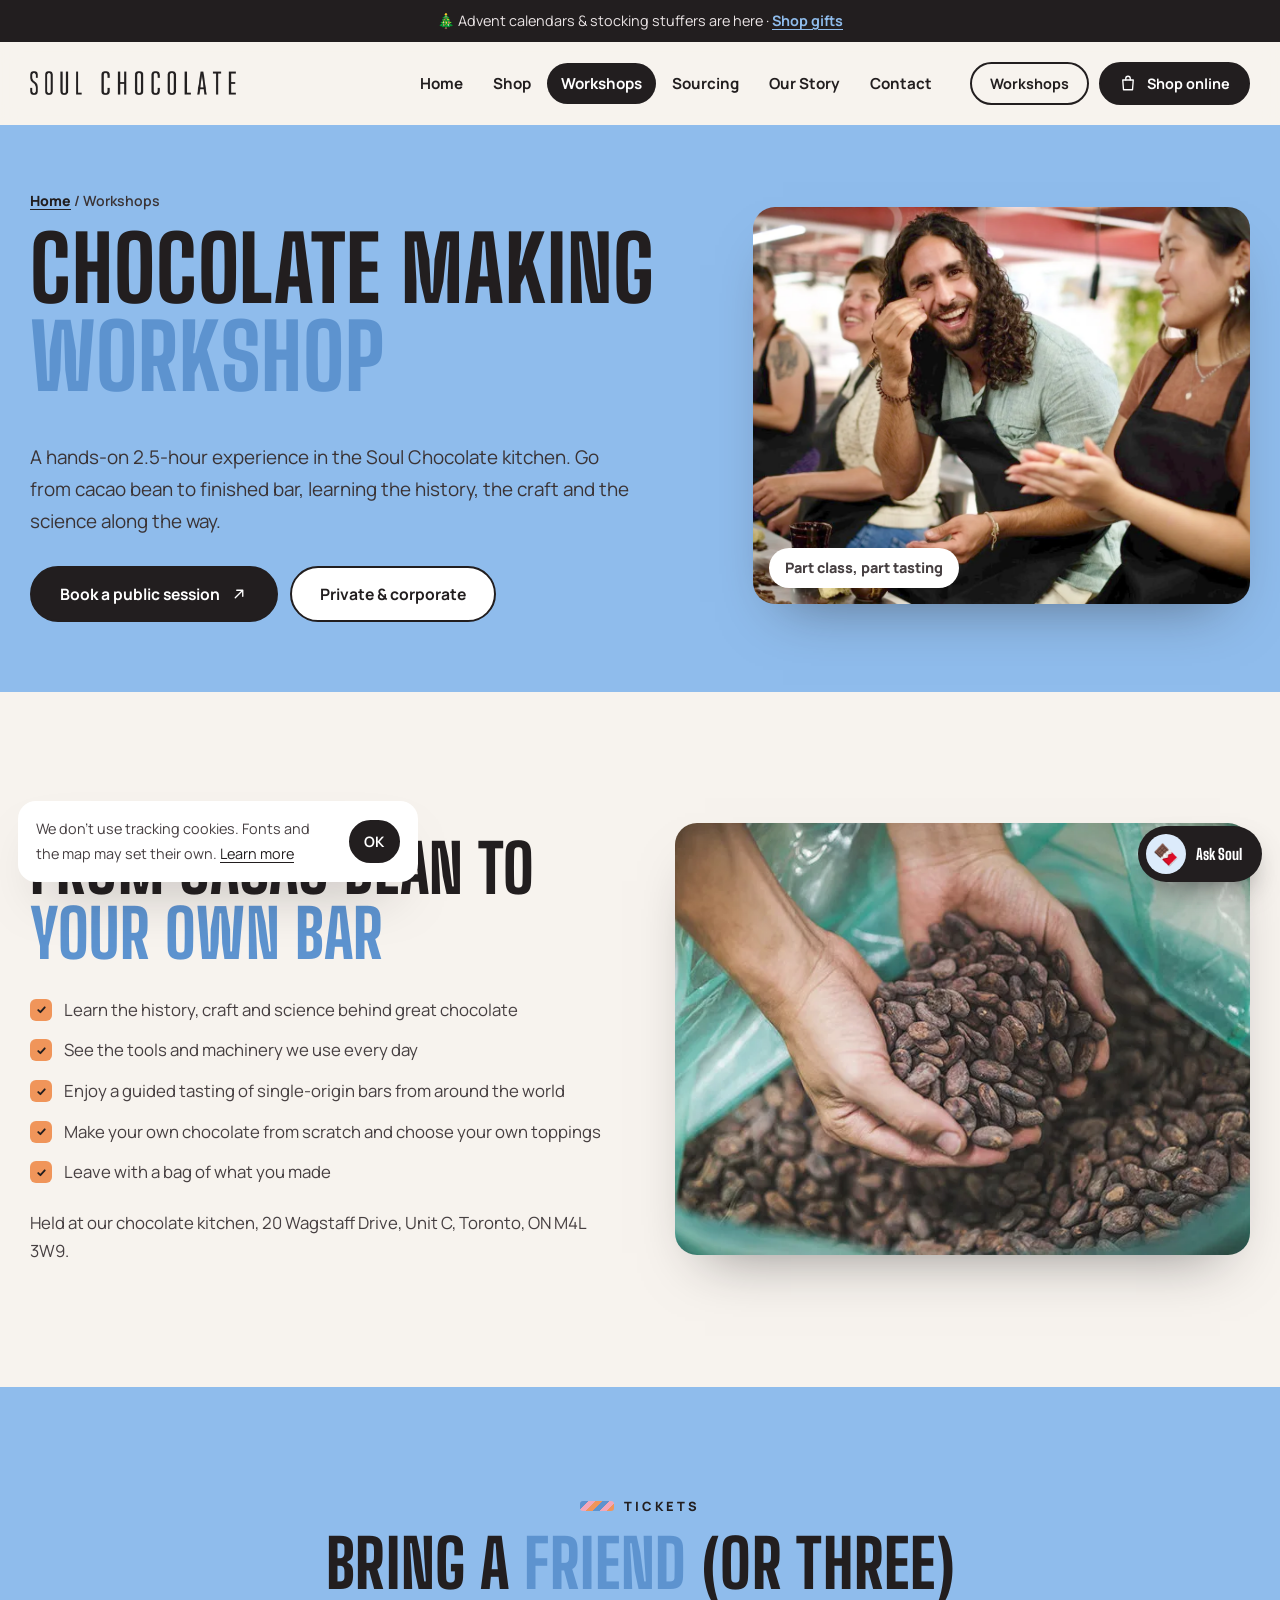
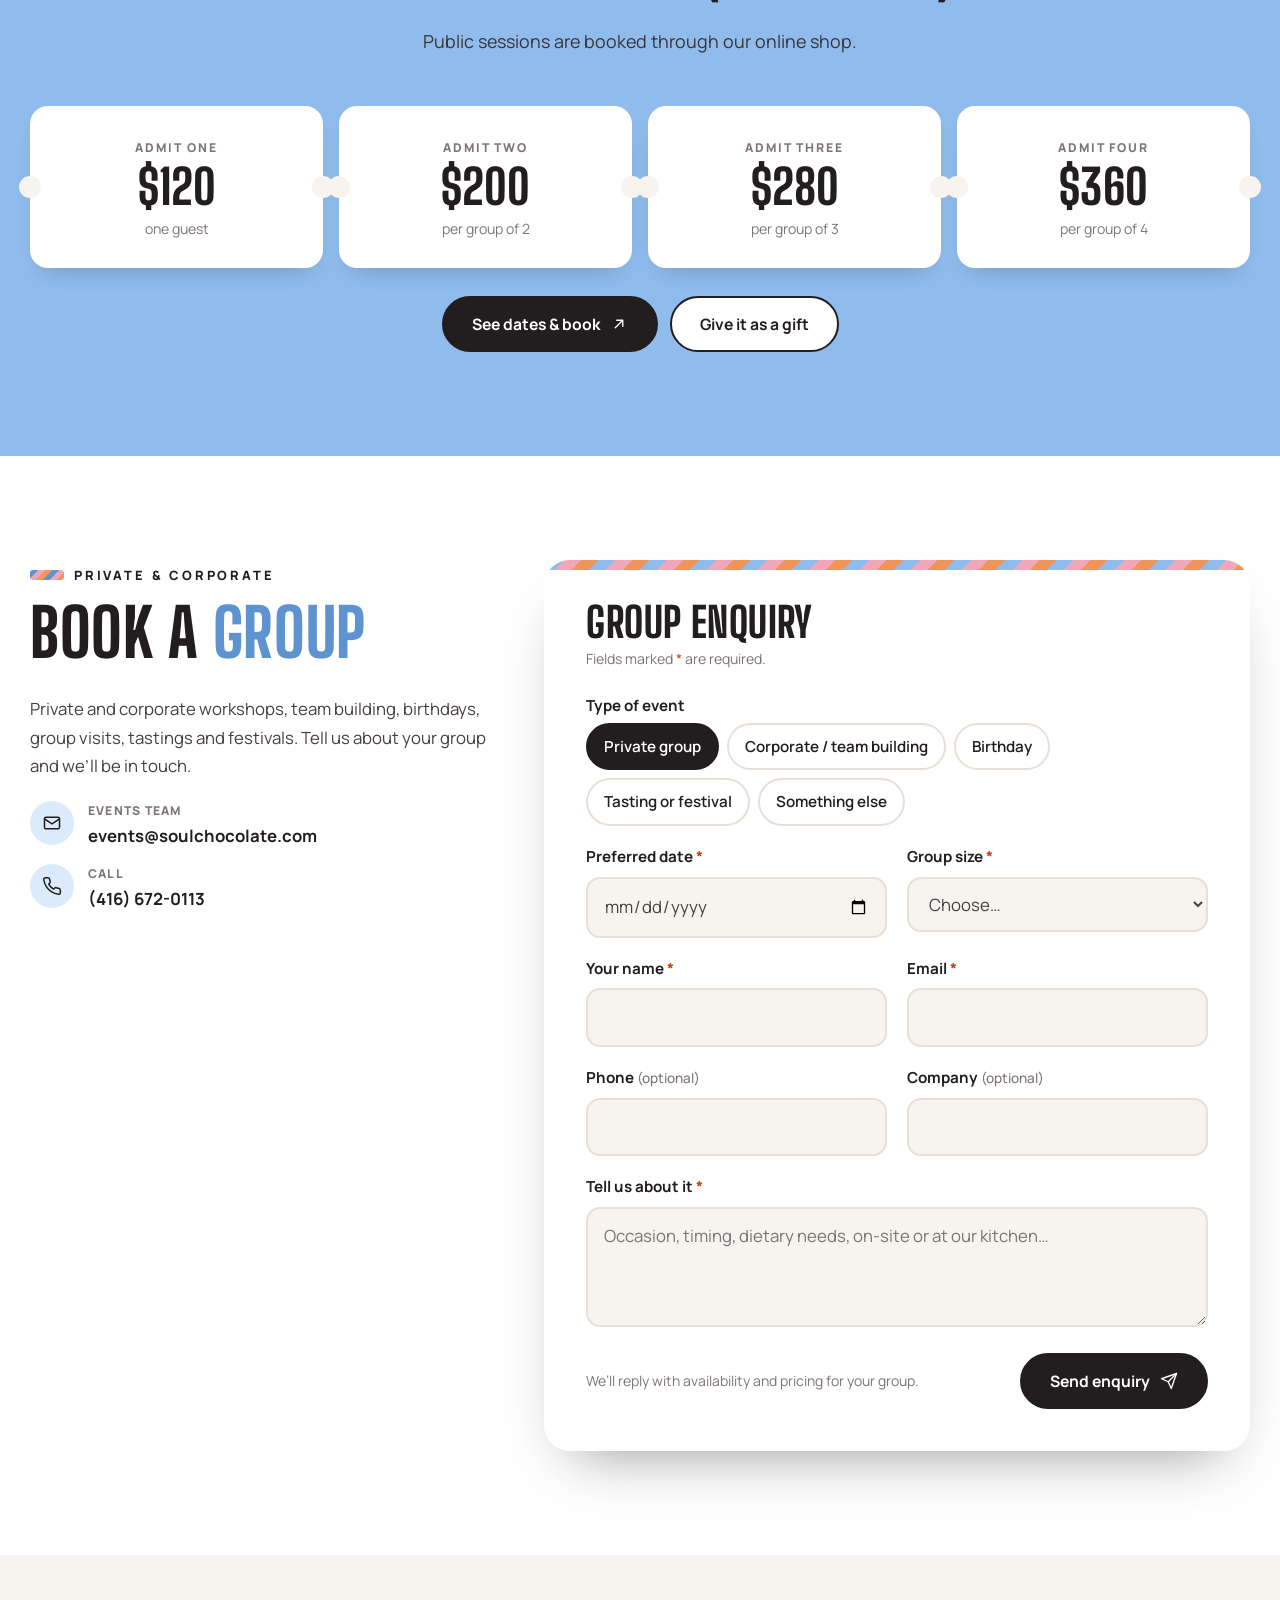
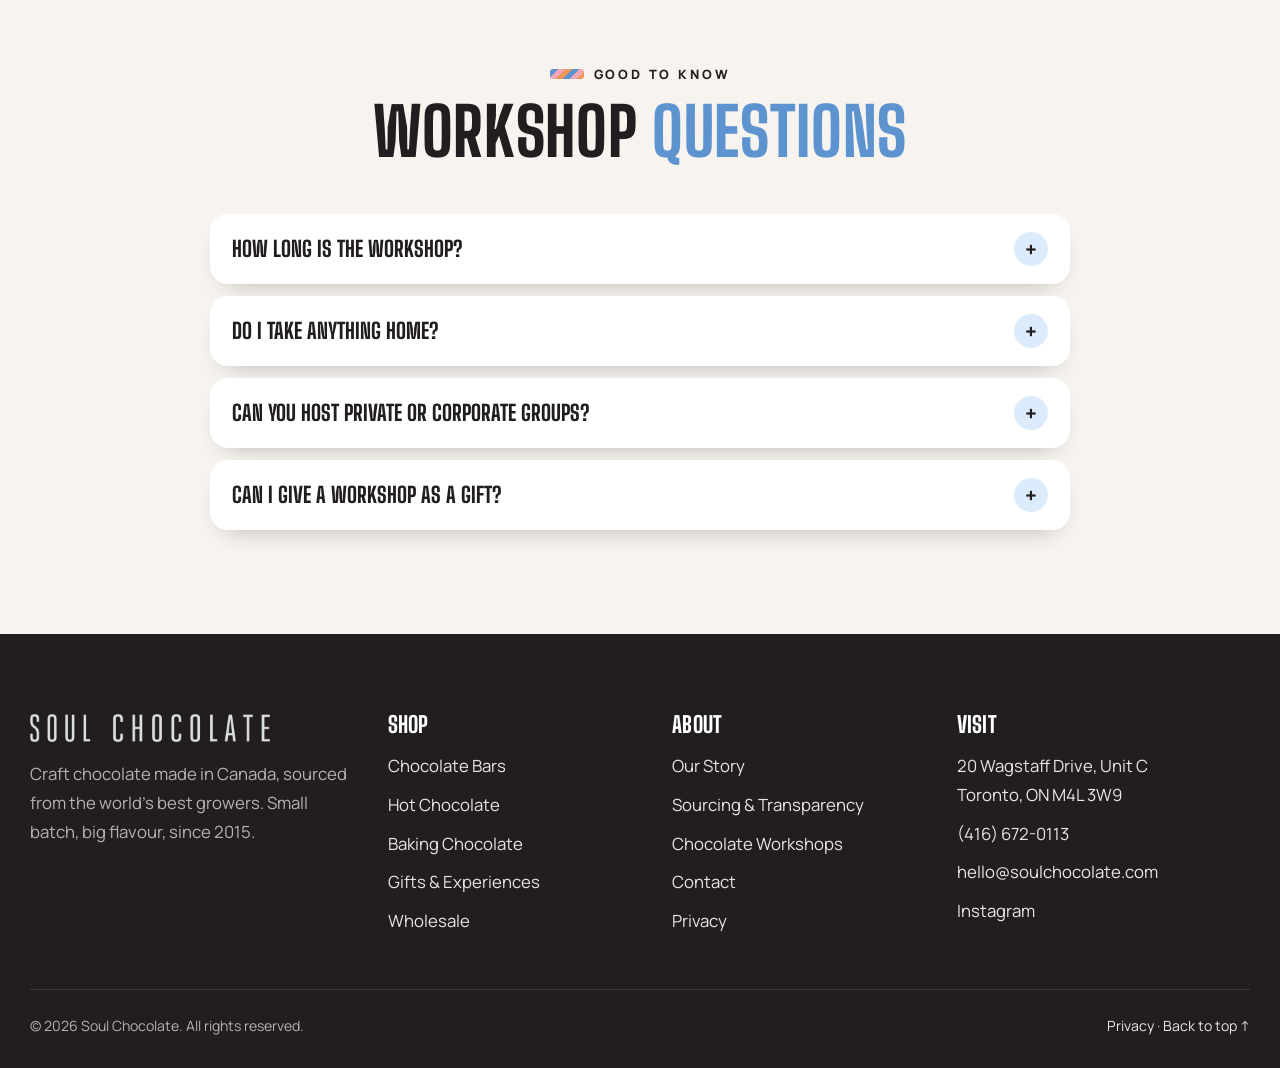
<file: soul-chocolate-WEBSITE/workshops.html>
<!doctype html>
<html lang="en-CA" class="no-js">
<head>
<meta charset="utf-8">
<meta name="viewport" content="width=device-width, initial-scale=1, viewport-fit=cover">
<title>Chocolate Making Workshop Toronto | Soul Chocolate</title>
<meta name="description" content="Book Soul Chocolate’s hands-on 2.5-hour chocolate making and tasting workshop in Toronto: from cacao bean to your own bar. Private, corporate and birthday groups welcome.">
<link rel="canonical" href="https://www.soulchocolate.com/workshops.html">
<meta name="theme-color" content="#8fbcec">
<meta name="geo.region" content="CA-ON"><meta name="geo.placename" content="Toronto">
<meta property="og:type" content="website">
<meta property="og:site_name" content="Soul Chocolate">
<meta property="og:title" content="Chocolate Making Workshop Toronto | Soul Chocolate">
<meta property="og:description" content="Book Soul Chocolate’s hands-on 2.5-hour chocolate making and tasting workshop in Toronto: from cacao bean to your own bar. Private, corporate and birthday groups welcome.">
<meta property="og:url" content="https://www.soulchocolate.com/workshops.html">
<meta property="og:image" content="https://www.soulchocolate.com/og-image.jpg">
<meta property="og:locale" content="en_CA">
<meta name="twitter:card" content="summary_large_image">
<link rel="icon" href="favicon.png" type="image/png">
<link rel="apple-touch-icon" href="favicon.png">
<link rel="manifest" href="site.webmanifest">
<link rel="preconnect" href="https://fonts.googleapis.com">
<link rel="preconnect" href="https://fonts.gstatic.com" crossorigin>
<link href="https://fonts.googleapis.com/css2?family=Big+Shoulders+Display:wght@700;800&family=Manrope:wght@400;500;600;700;800&display=swap" rel="stylesheet">
<link rel="stylesheet" href="styles.css">
<script type="application/ld+json">{"@context": "https://schema.org", "@type": "Store", "name": "Soul Chocolate", "url": "https://www.soulchocolate.com", "telephone": "+14166720113", "email": "hello@soulchocolate.com", "image": "https://www.soulchocolate.com/og-image.jpg", "logo": "https://www.soulchocolate.com/soul-wordmark.png", "foundingDate": "2015", "founder": [{"@type": "Person", "name": "Kyle"}, {"@type": "Person", "name": "Katie"}], "address": {"@type": "PostalAddress", "streetAddress": "20 Wagstaff Drive, Unit C", "addressLocality": "Toronto", "addressRegion": "ON", "postalCode": "M4L 3W9", "addressCountry": "CA"}, "aggregateRating": {"@type": "AggregateRating", "ratingValue": "4.8", "reviewCount": "368"}, "description": "Bean-to-bar craft chocolate made in Toronto: single-origin chocolate bars, hot chocolate, baking chocolate and chocolate making workshops."}</script>
<script defer src="site-config.js"></script>
<script defer src="main.js"></script>
<script defer src="chatbot.js"></script>
</head>
<body>
<a class="skip" href="#main">Skip to content</a>
<div class="promo"><span data-xmas hidden>🎄 Advent calendars &amp; stocking stuffers are here · <a href="shop.html?tab=gifts">Shop gifts</a></span><span data-not-xmas>Bean-to-bar chocolate, handmade in Toronto · <a href="workshops.html">Book a chocolate workshop</a></span></div>
<header class="hdr">
  <div class="wrap hdr-in">
    <a class="logo" href="index.html" aria-label="Soul Chocolate home"><img src="soul-wordmark.png" alt="Soul Chocolate" width="206" height="24"></a>
    <nav class="nav" id="nav" aria-label="Main"><ul><li><a href="index.html">Home</a></li><li><a href="shop.html">Shop</a></li><li><a href="workshops.html" aria-current="page">Workshops</a></li><li><a href="origins.html">Sourcing</a></li><li><a href="about.html">Our Story</a></li><li><a href="contact.html">Contact</a></li>
      <li class="m-only"><a class="btn btn-block" href="https://www.soulchocolate.com/collections/all" target="_blank" rel="noopener"><svg viewBox="0 0 24 24" fill="none" stroke="currentColor" stroke-width="1.8" stroke-linecap="round" stroke-linejoin="round" aria-hidden="true"><path d="M5 8h14l-1 13H6z"/><path d="M9 8V6a3 3 0 0 1 6 0v2"/></svg> Shop online</a></li>
      <li class="m-only"><a class="btn btn-sky btn-block" href="workshops.html">Book a workshop</a></li></ul></nav>
    <div class="hdr-cta">
      <a class="btn btn-ghost btn-sm" href="workshops.html">Workshops</a>
      <a class="btn btn-sm" href="https://www.soulchocolate.com/collections/all" target="_blank" rel="noopener"><svg viewBox="0 0 24 24" fill="none" stroke="currentColor" stroke-width="1.8" stroke-linecap="round" stroke-linejoin="round" aria-hidden="true"><path d="M5 8h14l-1 13H6z"/><path d="M9 8V6a3 3 0 0 1 6 0v2"/></svg> Shop online</a>
      <button class="burger" aria-label="Open menu" aria-expanded="false" aria-controls="nav"><span></span><span></span><span></span></button>
    </div>
  </div>
</header>
<main id="main">
<section class="phero"><div class="wrap phero-in"><div class="load"><div class="crumbs"><a href="index.html">Home</a> / Workshops</div><h1>Chocolate making <em>workshop</em></h1><p class="lead">A hands-on 2.5-hour experience in the Soul Chocolate kitchen. Go from cacao bean to finished bar, learning the history, the craft and the science along the way.</p><div class="btn-row"><a class="btn" href="https://www.soulchocolate.com/products/chocolate-making-and-tasting-workshop" target="_blank" rel="noopener">Book a public session <svg viewBox="0 0 24 24" fill="none" stroke="currentColor" stroke-width="1.8" stroke-linecap="round" stroke-linejoin="round" aria-hidden="true"><path d="M7 17 17 7M9 7h8v8"/></svg></a><a class="btn btn-light" href="#groups">Private &amp; corporate</a></div></div>
  <div class="photo load"><img src="workshop-class.webp" alt="Guests at a chocolate making class" width="1200" height="900" decoding="async"><span class="tag">Part class, part tasting</span></div></div></section>
<section class="sec"><div class="wrap split">
  <div class="rv"><span class="eyebrow">What you’ll do</span><h2>From cacao bean to <em>your own bar</em></h2>
    <ul class="ticks"><li>Learn the history, craft and science behind great chocolate</li><li>See the tools and machinery we use every day</li><li>Enjoy a guided tasting of single-origin bars from around the world</li><li>Make your own chocolate from scratch and choose your own toppings</li><li>Leave with a bag of what you made</li></ul>
    <p>Held at our chocolate kitchen, 20 Wagstaff Drive, Unit C, Toronto, ON M4L 3W9.</p></div>
  <div class="photo rv d1" style="aspect-ratio:4/3"><img src="cacao-beans.webp" alt="Hands holding roasted cacao beans" width="726" height="484" loading="lazy" decoding="async"></div>
</div></section>
<section class="sec sec-sky"><div class="wrap"><div class="head center rv"><span class="eyebrow">Tickets</span><h2>Bring a <em>friend</em> (or three)</h2><p>Public sessions are booked through our online shop.</p></div>
  <div class="prices"><div class="tk rv d1"><small>Admit One</small><b>$120</b><span>one guest</span></div><div class="tk rv d2"><small>Admit Two</small><b>$200</b><span>per group of 2</span></div><div class="tk rv d3"><small>Admit Three</small><b>$280</b><span>per group of 3</span></div><div class="tk rv d4"><small>Admit Four</small><b>$360</b><span>per group of 4</span></div></div>
  <div class="btn-row" style="justify-content:center"><a class="btn" href="https://www.soulchocolate.com/products/chocolate-making-and-tasting-workshop" target="_blank" rel="noopener">See dates &amp; book <svg viewBox="0 0 24 24" fill="none" stroke="currentColor" stroke-width="1.8" stroke-linecap="round" stroke-linejoin="round" aria-hidden="true"><path d="M7 17 17 7M9 7h8v8"/></svg></a><a class="btn btn-light" href="https://www.soulchocolate.com/products/chocolate-workshop-gift-card-admit-3" target="_blank" rel="noopener">Give it as a gift</a></div></div></section>
<section class="sec sec-white" id="groups"><div class="wrap form-wrap">
  <aside class="form-side rv"><span class="eyebrow">Private &amp; corporate</span><h2>Book a <em>group</em></h2><p>Private and corporate workshops, team building, birthdays, group visits, tastings and festivals. Tell us about your group and we’ll be in touch.</p>
    <ul class="vlist"><li><i><svg viewBox="0 0 24 24" fill="none" stroke="currentColor" stroke-width="1.8" stroke-linecap="round" stroke-linejoin="round" aria-hidden="true"><rect x="3" y="5" width="18" height="14" rx="2"/><path d="m3 7 9 6 9-6"/></svg></i><div><small>Events team</small><a href="mailto:events@soulchocolate.com">events@soulchocolate.com</a></div></li><li><i><svg viewBox="0 0 24 24" fill="none" stroke="currentColor" stroke-width="1.8" stroke-linecap="round" stroke-linejoin="round" aria-hidden="true"><path d="M22 16.9v3a2 2 0 0 1-2.2 2 19.8 19.8 0 0 1-8.6-3.1 19.5 19.5 0 0 1-6-6A19.8 19.8 0 0 1 2.1 4.2 2 2 0 0 1 4.1 2h3a2 2 0 0 1 2 1.7c.1.9.4 1.8.7 2.7a2 2 0 0 1-.5 2.1L8 9.8a16 16 0 0 0 6 6l1.3-1.3a2 2 0 0 1 2.1-.4c.9.3 1.8.6 2.7.7a2 2 0 0 1 1.7 2z"/></svg></i><div><small>Call</small><a href="tel:+14166720113">(416) 672-0113</a></div></li></ul></aside>
  <div class="form-card rv d1"><h2>Group enquiry</h2><p class="hint">Fields marked <span class="req">*</span> are required.</p>
    <form id="group-form" data-send="Workshop group enquiry" novalidate><div class="fgrid">
      <fieldset class="f full"><legend>Type of event</legend><div class="pills"><label><input type="radio" name="event_type" value="Private group" checked><span>Private group</span></label><label><input type="radio" name="event_type" value="Corporate team building"><span>Corporate / team building</span></label><label><input type="radio" name="event_type" value="Birthday"><span>Birthday</span></label><label><input type="radio" name="event_type" value="Tasting or festival"><span>Tasting or festival</span></label><label><input type="radio" name="event_type" value="Other"><span>Something else</span></label></div></fieldset>
      <div class="f"><label for="g-date">Preferred date <span class="req">*</span></label><input id="g-date" name="event_date" type="date" required><span class="err" role="alert"></span></div>
      <div class="f"><label for="g-size">Group size <span class="req">*</span></label><select id="g-size" name="guests" required><option value="">Choose…</option><option>Under 6</option><option>6 – 10</option><option>11 – 20</option><option>21 – 40</option><option>40+</option></select><span class="err" role="alert"></span></div>
      <div class="f"><label for="g-name">Your name <span class="req">*</span></label><input id="g-name" name="name" required autocomplete="name" maxlength="80"><span class="err" role="alert"></span></div>
      <div class="f"><label for="g-email">Email <span class="req">*</span></label><input id="g-email" name="email" type="email" required autocomplete="email" maxlength="120"><span class="err" role="alert"></span></div>
      <div class="f"><label for="g-phone">Phone <span class="opt">(optional)</span></label><input id="g-phone" name="phone" type="tel" autocomplete="tel" maxlength="20"></div>
      <div class="f"><label for="g-company">Company <span class="opt">(optional)</span></label><input id="g-company" name="company" autocomplete="organization" maxlength="100"></div>
      <div class="f full"><label for="g-details">Tell us about it <span class="req">*</span></label><textarea id="g-details" name="details" required maxlength="2000" placeholder="Occasion, timing, dietary needs, on-site or at our kitchen…"></textarea><span class="err" role="alert"></span></div>
      <div class="hp" aria-hidden="true"><label for="g-honey">Leave this empty</label><input id="g-honey" name="_honey" tabindex="-1" autocomplete="off"></div></div>
      <div class="form-foot"><small>We’ll reply with availability and pricing for your group.</small><button class="btn" type="submit"><span class="spinner" aria-hidden="true"></span>Send enquiry <svg viewBox="0 0 24 24" fill="none" stroke="currentColor" stroke-width="1.8" stroke-linecap="round" stroke-linejoin="round" aria-hidden="true"><path d="M22 2 11 13"/><path d="M22 2 15 22l-4-9-9-4z"/></svg></button></div>
      <div class="status" role="status" aria-live="polite"></div></form></div>
</div></section>
<section class="sec"><div class="wrap"><div class="head center rv"><span class="eyebrow">Good to know</span><h2>Workshop <em>questions</em></h2></div><div class="faq rv">
  <details><summary>How long is the workshop?</summary><div class="ans"><p>About 2.5 hours, hands-on in the Soul Chocolate kitchen.</p></div></details>
  <details><summary>Do I take anything home?</summary><div class="ans"><p>Yes! You’ll leave with a bag of the chocolate you made.</p></div></details>
  <details><summary>Can you host private or corporate groups?</summary><div class="ans"><p>Absolutely: team building, birthdays, group visits and more. Send a <a href="#groups">group enquiry</a> or email events@soulchocolate.com.</p></div></details>
  <details><summary>Can I give a workshop as a gift?</summary><div class="ans"><p>Yes, there’s a <a href="https://www.soulchocolate.com/products/chocolate-workshop-gift-card-admit-3" target="_blank" rel="noopener">workshop gift card</a>.</p></div></details>
</div></div></section>
</main>
<footer class="foot">
  <div class="wrap foot-grid">
    <div><a class="logo" href="index.html" aria-label="Soul Chocolate home"><img src="soul-wordmark.png" alt="Soul Chocolate" width="240" height="28" loading="lazy"></a>
      <p>Craft chocolate made in Canada, sourced from the world’s best growers. Small batch, big flavour, since 2015.</p></div>
    <div><h4>Shop</h4><ul><li><a href="shop.html?tab=bars">Chocolate Bars</a></li><li><a href="shop.html?tab=drink">Hot Chocolate</a></li><li><a href="shop.html?tab=baking">Baking Chocolate</a></li><li><a href="shop.html?tab=gifts">Gifts &amp; Experiences</a></li><li><a href="contact.html?type=Wholesale#message">Wholesale</a></li></ul></div>
    <div><h4>About</h4><ul><li><a href="about.html">Our Story</a></li><li><a href="origins.html">Sourcing &amp; Transparency</a></li><li><a href="workshops.html">Chocolate Workshops</a></li><li><a href="contact.html">Contact</a></li><li><a href="privacy.html">Privacy</a></li></ul></div>
    <div><h4>Visit</h4><ul>
      <li><a href="https://www.google.com/maps/search/?api=1&amp;query=Soul+Chocolate,+20+Wagstaff+Drive,+Toronto,+ON+M4L+3W9" target="_blank" rel="noopener">20 Wagstaff Drive, Unit C<br>Toronto, ON M4L 3W9</a></li>
      <li><a href="tel:+14166720113">(416) 672-0113</a></li>
      <li><a href="mailto:hello@soulchocolate.com">hello@soulchocolate.com</a></li>
      <li><a href="https://www.instagram.com/soulchocolate/" target="_blank" rel="noopener">Instagram</a></li></ul></div>
  </div>
  <div class="wrap foot-bottom"><span>© <span data-year>2026</span> Soul Chocolate. All rights reserved.</span><span><a href="privacy.html">Privacy</a> · <a href="#main">Back to top ↑</a></span></div>
</footer>
<div class="mbar"><a class="btn btn-sky" href="workshops.html">Workshops</a><a class="btn" href="https://www.soulchocolate.com/collections/all" target="_blank" rel="noopener"><svg viewBox="0 0 24 24" fill="none" stroke="currentColor" stroke-width="1.8" stroke-linecap="round" stroke-linejoin="round" aria-hidden="true"><path d="M5 8h14l-1 13H6z"/><path d="M9 8V6a3 3 0 0 1 6 0v2"/></svg> Shop</a></div>
<div class="cookie" hidden><p>We don’t use tracking cookies. Fonts and the map may set their own. <a href="privacy.html">Learn more</a></p><button class="btn btn-sm" type="button">OK</button></div>
</body>
</html>
</file>
<file: soul-chocolate-WEBSITE/styles.css>
/* Soul Chocolate – "Studio Blue" theme, built around Soul's sky-blue product photography and condensed wordmark. No frameworks. */
:root {
  --sky: #8fbcec;
  --sky-d: #5d93cf;
  --sky-l: #dcebfb;
  --ink: #221e1f;
  --ink-2: #3a3335;
  --cacao: #3b2418;
  --apricot: #f0955a;
  --pink: #f2a7b9;
  --mint: #9fd6c0;
  --cream: #f7f3ee;
  --text: #463f41;
  --muted: #7d7476;
  --line: #e7e0d8;
  --white: #fff;
  --r: 22px;
  --sh: 0 28px 56px -30px rgba(34, 30, 31, .5);
  --sh-sm: 0 12px 26px -16px rgba(34, 30, 31, .38);
  --ease: cubic-bezier(.22, .7, .2, 1);
  --display: 'Big Shoulders Display', 'Oswald', Impact, sans-serif;
  --sans: 'Manrope', system-ui, -apple-system, 'Segoe UI', sans-serif;
}
*, *::before, *::after { box-sizing: border-box; }
html { scroll-behavior: smooth; -webkit-text-size-adjust: 100%; }
body { margin: 0; font-family: var(--sans); font-size: 1.05rem; line-height: 1.7; color: var(--text); background: var(--cream); overflow-x: hidden; }
img { max-width: 100%; display: block; }
a { color: var(--ink); text-underline-offset: 3px; }
h1, h2, h3, h4 { font-family: var(--display); font-weight: 800; color: var(--ink); line-height: .98; margin: 0 0 .45em; text-transform: uppercase; letter-spacing: .01em; }
h1 { font-size: clamp(3.2rem, 8vw, 6.8rem); }
h2 { font-size: clamp(2.5rem, 5.2vw, 4.2rem); }
h3 { font-size: 1.7rem; }
h1 em, h2 em { font-style: normal; color: var(--sky-d); }
p { margin: 0 0 1em; }
.wrap { width: min(1220px, 100% - 40px); margin-inline: auto; }
.sr-only { position: absolute; width: 1px; height: 1px; overflow: hidden; clip: rect(0 0 0 0); white-space: nowrap; }
.skip { position: absolute; left: -999px; top: 8px; background: var(--ink); color: #fff; padding: 10px 16px; z-index: 100; border-radius: 10px; }
.skip:focus { left: 8px; }
:focus-visible { outline: 3px solid var(--apricot); outline-offset: 3px; }
.hide, [hidden] { display: none !important; }

/* ---------- Buttons: wrapper-stripe hover ---------- */
.btn { position: relative; display: inline-flex; align-items: center; justify-content: center; gap: 10px; padding: 15px 28px; border: 2px solid var(--ink); border-radius: 999px; background: var(--ink); color: #fff; font: 700 .98rem var(--sans); text-decoration: none; cursor: pointer; white-space: nowrap; overflow: hidden; isolation: isolate; transition: color .35s, transform .35s var(--ease), box-shadow .35s; }
.btn::before { content: ''; position: absolute; inset: 0; z-index: -1; background: repeating-linear-gradient(-45deg, var(--apricot) 0 14px, var(--pink) 14px 28px, var(--sky) 28px 42px); background-size: 200% 100%; transform: translateY(102%); transition: transform .45s var(--ease); animation: stripes 3s linear infinite paused; }
.btn:hover { color: var(--ink); transform: translateY(-3px); box-shadow: 0 14px 24px -14px rgba(34, 30, 31, .7); }
.btn:hover::before { transform: none; animation-play-state: running; }
@keyframes stripes { to { background-position: 59px 0; } }
.btn:active { transform: scale(.97); }
.btn svg { width: 18px; height: 18px; flex: none; }
.btn .arr { transition: transform .35s var(--ease); }
.btn:hover .arr { transform: translateX(5px); }
.btn-light { background: #fff; color: var(--ink); }
.btn-sky { background: var(--sky); border-color: var(--sky); color: var(--ink); }
.btn-sky:hover { border-color: var(--ink); }
.btn-ghost { background: transparent; color: var(--ink); }
.btn-ghost-w { background: transparent; color: #fff; border-color: #fff; }
.btn-ghost-w:hover { border-color: #fff; }
.btn-sm { padding: 10px 18px; font-size: .9rem; }
.btn-block { width: 100%; }
.btn[disabled] { opacity: .6; pointer-events: none; }
.btn-row { display: flex; flex-wrap: wrap; gap: 12px; margin-top: 28px; }
.spinner { display: none; width: 16px; height: 16px; border: 2px solid currentColor; border-right-color: transparent; border-radius: 50%; animation: spin .8s linear infinite; }
.loading .spinner { display: inline-block; }
@keyframes spin { to { transform: rotate(360deg); } }
.link { font-weight: 700; color: var(--ink); text-decoration: none; display: inline-flex; gap: 8px; align-items: center; border-bottom: 2px solid var(--apricot); padding-bottom: 2px; transition: gap .35s var(--ease), border-color .3s; }
.link:hover { gap: 14px; border-color: var(--sky-d); }
.link svg { width: 17px; height: 17px; }

/* ---------- Header ---------- */
.promo { background: var(--ink); color: #eae4e5; font-size: .9rem; text-align: center; padding: 9px 16px; }
.promo a { color: var(--sky); font-weight: 700; }
.hdr { position: sticky; top: 0; z-index: 50; background: rgba(247, 243, 238, .95); backdrop-filter: blur(10px); border-bottom: 1px solid transparent; transition: border-color .3s; }
.hdr.scrolled { border-color: var(--line); }
.hdr-in { display: flex; align-items: center; gap: 24px; height: 82px; transition: height .3s; }
.hdr.scrolled .hdr-in { height: 68px; }
.logo { display: block; flex: none; }
.logo img { height: 24px; width: auto; transition: transform .5s var(--ease), letter-spacing .3s; }
.logo:hover img { transform: scaleX(1.04); }
.nav { margin-left: auto; }
.nav ul { list-style: none; display: flex; gap: 2px; margin: 0; padding: 0; align-items: center; }
.nav a { position: relative; display: block; padding: 10px 14px; color: var(--ink); text-decoration: none; font: 700 .95rem var(--sans); white-space: nowrap; border-radius: 999px; transition: background .3s, color .3s; }
.nav a:hover { background: var(--sky-l); }
.nav a[aria-current="page"] { background: var(--ink); color: #fff; }
.nav .m-only { display: none; }
.hdr-cta { display: flex; gap: 10px; align-items: center; }
.burger { display: none; width: 48px; height: 48px; border: 2px solid var(--ink); border-radius: 50%; background: transparent; cursor: pointer; padding: 0; flex-direction: column; justify-content: center; align-items: center; gap: 5px; }
.burger span { width: 20px; height: 2px; background: var(--ink); border-radius: 2px; transition: transform .3s var(--ease), opacity .3s; }
.burger[aria-expanded="true"] span:nth-child(1) { transform: translateY(7px) rotate(45deg); }
.burger[aria-expanded="true"] span:nth-child(2) { opacity: 0; }
.burger[aria-expanded="true"] span:nth-child(3) { transform: translateY(-7px) rotate(-45deg); }

/* ---------- Animations ---------- */
.load { animation: rise .9s var(--ease) both; }
.load:nth-child(2) { animation-delay: .14s; } .load:nth-child(3) { animation-delay: .28s; }
@keyframes rise { from { opacity: 0; transform: translateY(24px); } to { opacity: 1; transform: none; } }
.no-js .rv, .rv.in { opacity: 1; transform: none; }
.rv { opacity: 0; transform: translateY(28px); transition: opacity .8s var(--ease), transform .8s var(--ease); }
.d1 { transition-delay: .06s; } .d2 { transition-delay: .12s; } .d3 { transition-delay: .18s; } .d4 { transition-delay: .24s; } .d5 { transition-delay: .3s; } .d6 { transition-delay: .36s; } .d7 { transition-delay: .42s; }

/* ---------- Sections ---------- */
.sec { padding: 104px 0; position: relative; }
.sec-white { background: #fff; }
.sec-sky { background: var(--sky); }
.sec-ink { background: var(--ink); color: #d9d2d3; }
.sec-ink h2, .sec-ink h3 { color: #fff; }
.sec-ink h2 em { color: var(--sky); }
.eyebrow { display: inline-flex; align-items: center; gap: 10px; font: 800 .8rem var(--sans); letter-spacing: .22em; text-transform: uppercase; color: var(--ink); margin-bottom: 16px; }
.eyebrow::before { content: ''; width: 34px; height: 10px; border-radius: 3px; background: repeating-linear-gradient(-45deg, var(--apricot) 0 5px, var(--pink) 5px 10px, var(--sky-d) 10px 15px); }
.sec-ink .eyebrow { color: #fff; }
.head { max-width: 760px; margin-bottom: 50px; }
.head.center { margin-inline: auto; text-align: center; }
.head p { color: var(--muted); font-size: 1.12rem; }
.sec-ink .head p { color: #b9b0b2; }
.sec-sky .head p { color: var(--ink-2); }
.head-row { display: flex; justify-content: space-between; align-items: end; gap: 24px; flex-wrap: wrap; margin-bottom: 44px; }
.head-row .head { margin: 0; }
.lead { font-size: 1.18rem; color: var(--muted); max-width: 600px; }
.split { display: grid; grid-template-columns: 1fr 1fr; gap: 70px; align-items: center; }
.split > * { min-width: 0; }

/* ---------- Hero ---------- */
.hero { position: relative; background: var(--sky); overflow: hidden; }
.hero-in { display: grid; grid-template-columns: 1fr 1fr; gap: 40px; align-items: center; padding: 70px 0 90px; }
.hero-in > * { min-width: 0; }
.hero .made { display: inline-flex; gap: 10px; align-items: center; background: rgba(255, 255, 255, .6); border-radius: 999px; padding: 6px 14px; font-weight: 700; font-size: .9rem; margin-bottom: 18px; }
.hero h1 em { color: #fff; -webkit-text-stroke: 2px var(--ink); }
.hero .lead { color: var(--ink-2); }
.hero-stack { position: relative; height: 560px; }
.hero-stack .bar { position: absolute; width: 46%; border-radius: 18px; overflow: hidden; box-shadow: var(--sh); transition: transform .7s var(--ease); }
.hero-stack .bar img { width: 100%; height: auto; }
.hero-stack .b1 { left: 4%; top: 70px; transform: rotate(-10deg); z-index: 1; }
.hero-stack .b2 { left: 28%; top: 10px; transform: rotate(2deg); z-index: 3; }
.hero-stack .b3 { left: 52%; top: 90px; transform: rotate(11deg); z-index: 2; }
.hero-stack:hover .b1 { transform: rotate(-16deg) translate(-24px, 10px); }
.hero-stack:hover .b3 { transform: rotate(17deg) translate(24px, 10px); }
.hero-stack .bar { animation: drop 1s var(--ease) both; }
.hero-stack .b2 { animation-delay: .15s; } .hero-stack .b3 { animation-delay: .3s; }
@keyframes drop { from { opacity: 0; translate: 0 -40px; } to { opacity: 1; translate: 0 0; } }
.rating { position: absolute; left: 6%; bottom: 10px; z-index: 5; background: #fff; border-radius: 18px; padding: 14px 18px; box-shadow: var(--sh); display: flex; gap: 12px; align-items: center; }
.rating b { font: 800 2.2rem/1 var(--display); color: var(--ink); }
.rating .st { color: var(--apricot); letter-spacing: 2px; }
.rating small { display: block; color: var(--muted); font-size: .8rem; font-weight: 600; }
.marquee { overflow: hidden; background: var(--ink); color: #fff; padding: 16px 0; }
.marquee .track { display: flex; gap: 46px; width: max-content; animation: slide 30s linear infinite; }
.marquee span { font: 800 1.5rem var(--display); text-transform: uppercase; letter-spacing: .06em; white-space: nowrap; display: inline-flex; gap: 46px; align-items: center; }
.marquee span::after { content: '●'; color: var(--apricot); font-size: .7rem; }
@keyframes slide { to { transform: translateX(-50%); } }

/* ---------- Category cards ---------- */
.cats { display: grid; grid-template-columns: repeat(4, 1fr); gap: 20px; }
.cats > * { min-width: 0; }
.cat { position: relative; display: block; border-radius: var(--r); overflow: hidden; background: var(--sky); aspect-ratio: 3 / 4; text-decoration: none; color: var(--ink); box-shadow: var(--sh-sm); }
.cat img { position: absolute; inset: 0; width: 100%; height: 100%; object-fit: cover; transition: transform 1s var(--ease); }
.cat:hover img { transform: scale(1.08) rotate(-1deg); }
.cat .tx { position: absolute; left: 14px; right: 14px; bottom: 14px; background: #fff; border-radius: 16px; padding: 14px 16px; transition: transform .45s var(--ease); }
.cat:hover .tx { transform: translateY(-6px); }
.cat h3 { font-size: 1.6rem; margin: 0; display: flex; justify-content: space-between; align-items: center; }
.cat h3 svg { width: 22px; height: 22px; transition: transform .35s var(--ease); }
.cat:hover h3 svg { transform: translateX(5px) rotate(-45deg); }
.cat p { margin: 4px 0 0; font-size: .9rem; color: var(--muted); }

/* ---------- Product cards ---------- */
.grid { display: grid; grid-template-columns: repeat(4, 1fr); gap: 22px; }
.grid > * { min-width: 0; }
.pc { display: flex; flex-direction: column; background: #fff; border-radius: var(--r); overflow: hidden; box-shadow: var(--sh-sm); text-decoration: none; color: var(--text); transition: transform .45s var(--ease), box-shadow .45s; }
.pc:hover { transform: translateY(-8px); box-shadow: var(--sh); }
.pc .ph { position: relative; aspect-ratio: 1; overflow: hidden; background: var(--sky); }
.pc .ph img { width: 100%; height: 100%; object-fit: cover; transition: transform .9s var(--ease); }
.pc:hover .ph img { transform: scale(1.07); }
.pc .badge { position: absolute; left: 12px; top: 12px; background: var(--ink); color: #fff; font-size: .72rem; font-weight: 800; letter-spacing: .08em; text-transform: uppercase; padding: 4px 10px; border-radius: 999px; }
.pc .bd { padding: 18px 18px 20px; display: flex; flex-direction: column; flex: 1; }
.pc h3 { font-size: 1.35rem; margin-bottom: 6px; }
.pc p { font-size: .92rem; color: var(--muted); margin: 0 0 14px; }
.pc .ft { margin-top: auto; display: flex; justify-content: space-between; align-items: center; gap: 10px; }
.pc .price { font: 800 1.5rem var(--display); color: var(--ink); }
.pc .price small { font: 600 .74rem var(--sans); color: var(--muted); margin-left: 3px; }
.pc .buy { font-weight: 800; font-size: .88rem; display: inline-flex; gap: 6px; align-items: center; background: var(--sky-l); padding: 7px 12px; border-radius: 999px; transition: background .3s, gap .3s; }
.pc:hover .buy { background: var(--apricot); gap: 10px; }
.pc .buy svg { width: 14px; height: 14px; }

/* ---------- Values ---------- */
.vals { display: grid; grid-template-columns: repeat(4, 1fr); gap: 20px; }
.vals > * { min-width: 0; }
.val { border-top: 3px solid var(--ink); padding-top: 20px; }
.val .n { font: 800 3rem/1 var(--display); color: var(--sky-d); display: block; margin-bottom: 10px; transition: transform .5s var(--ease); }
.val:hover .n { transform: translateX(8px); }
.val p { color: var(--muted); margin: 0; font-size: .97rem; }

/* ---------- Bean-to-bar journey ---------- */
.journey { display: grid; grid-template-columns: repeat(6, 1fr); gap: 14px; counter-reset: j; }
.journey > * { min-width: 0; }
.step { counter-increment: j; position: relative; background: rgba(255, 255, 255, .06); border: 1px solid rgba(255, 255, 255, .14); border-radius: 18px; padding: 22px 18px; transition: transform .45s var(--ease), background .3s, border-color .3s; }
.step:hover { transform: translateY(-8px); background: rgba(255, 255, 255, .1); border-color: var(--sky); }
.step::before { content: '0' counter(j); font: 800 1rem var(--display); color: var(--sky); letter-spacing: .1em; }
.step svg { display: block; width: 46px; height: 46px; margin: 12px 0; color: var(--apricot); transition: transform .6s var(--ease); }
.step:hover svg { transform: rotate(-12deg) scale(1.1); }
.step h3 { font-size: 1.35rem; margin-bottom: 6px; }
.step p { margin: 0; color: #b9b0b2; font-size: .9rem; line-height: 1.55; }

/* ---------- Feature split / photos ---------- */
.photo { position: relative; border-radius: var(--r); overflow: hidden; box-shadow: var(--sh); }
.photo img { width: 100%; height: 100%; object-fit: cover; transition: transform 1.2s var(--ease); }
.photo:hover img { transform: scale(1.04); }
.photo .tag { position: absolute; left: 16px; bottom: 16px; background: #fff; border-radius: 999px; padding: 8px 16px; font-weight: 800; font-size: .9rem; }
.ticks { list-style: none; padding: 0; margin: 22px 0; display: grid; gap: 12px; }
.ticks li { display: flex; gap: 12px; align-items: flex-start; }
.ticks li::before { content: ''; flex: none; width: 22px; height: 22px; margin-top: 3px; border-radius: 6px; background: var(--apricot) url("data:image/svg+xml,%3Csvg xmlns='http://www.w3.org/2000/svg' viewBox='0 0 24 24' fill='none' stroke='%23221e1f' stroke-width='3.4' stroke-linecap='round' stroke-linejoin='round'%3E%3Cpath d='M6 13 10 17 18 8'/%3E%3C/svg%3E") center / 13px no-repeat; }
.sec-ink .ticks li { color: #e6e0e1; }

/* ---------- Reviews ---------- */
.reviews { display: grid; grid-template-columns: repeat(3, 1fr); gap: 20px; }
.reviews > * { min-width: 0; }
.rev { background: #fff; border-radius: var(--r); padding: 28px 26px; box-shadow: var(--sh-sm); position: relative; transition: transform .45s var(--ease); }
.rev:nth-child(3n+2) { transform: translateY(20px); }
.rev:hover { transform: translateY(-6px) rotate(-.5deg); }
.rev .st { color: var(--apricot); letter-spacing: 2px; }
.rev h3 { font-size: 1.3rem; margin: 8px 0; }
.rev p { color: var(--text); margin: 0 0 14px; }
.rev cite { font-style: normal; font-weight: 800; color: var(--ink); }
.big-rating { display: inline-flex; gap: 14px; align-items: center; background: #fff; border-radius: 999px; padding: 10px 22px 10px 12px; box-shadow: var(--sh-sm); margin-top: 6px; }
.big-rating b { width: 54px; height: 54px; border-radius: 50%; background: var(--ink); color: #fff; display: grid; place-items: center; font: 800 1.5rem var(--display); }

/* ---------- Tabs ---------- */
.tabs-c { display: flex; justify-content: center; margin-bottom: 44px; }
.tabs { position: relative; display: inline-flex; flex-wrap: wrap; justify-content: center; gap: 4px; padding: 6px; border-radius: 999px; background: #fff; box-shadow: var(--sh-sm); max-width: 100%; }
.tabs button { position: relative; z-index: 1; border: 0; background: transparent; font: 800 .95rem var(--sans); color: var(--text); padding: 12px 22px; border-radius: 999px; cursor: pointer; transition: color .3s; white-space: nowrap; }
.tabs button:hover { color: var(--sky-d); }
.tabs button[aria-selected="true"] { color: #fff; }
.tabs .ind { position: absolute; left: 0; top: 6px; bottom: 6px; background: var(--ink); border-radius: 999px; transition: transform .45s var(--ease), width .45s var(--ease); }
[role=tabpanel] { animation: rise .55s var(--ease); }
.tab-intro { text-align: center; max-width: 680px; margin: 0 auto 36px; color: var(--muted); font-size: 1.08rem; }

/* ---------- Origins / transparency ---------- */
.origins { display: grid; grid-template-columns: repeat(4, 1fr); gap: 18px; }
.origins > * { min-width: 0; }
.org { position: relative; background: #fff; border-radius: var(--r); padding: 24px 22px; box-shadow: var(--sh-sm); overflow: hidden; transition: transform .45s var(--ease); }
.org:hover { transform: translateY(-6px); }
.org::after { content: ''; position: absolute; right: -30px; top: -30px; width: 110px; height: 110px; border-radius: 50%; border: 2px dashed var(--sky); opacity: .7; transition: transform 1.2s var(--ease); }
.org:hover::after { transform: rotate(120deg) scale(1.1); }
.org small { font: 800 .74rem var(--sans); letter-spacing: .14em; text-transform: uppercase; color: var(--sky-d); }
.org h3 { font-size: 1.8rem; margin: 6px 0 4px; }
.org .pct { font: 800 2.6rem/1 var(--display); color: var(--apricot); }
.org p { margin: 8px 0 0; font-size: .92rem; color: var(--muted); }
.ttable { width: 100%; border-collapse: separate; border-spacing: 0; background: #fff; border-radius: var(--r); overflow: hidden; box-shadow: var(--sh-sm); }
.ttable th, .ttable td { padding: 16px 18px; text-align: left; border-bottom: 1px solid var(--line); }
.ttable th { background: var(--ink); color: #fff; font: 800 .82rem var(--sans); letter-spacing: .1em; text-transform: uppercase; }
.ttable tr:last-child td { border-bottom: 0; }
.ttable td b { color: var(--ink); }
.ttable .up { color: #2f7a52; font-weight: 800; }
.costbar { display: flex; height: 34px; border-radius: 10px; overflow: hidden; min-width: 160px; }
.costbar span { display: grid; place-items: center; font-size: .78rem; font-weight: 800; color: var(--ink); width: 0; transition: width 1.2s var(--ease); }
.costbar .ing { background: var(--sky); } .costbar .lab { background: var(--apricot); }
.rv.in .costbar span { width: var(--w); }
.suppliers { display: grid; grid-template-columns: repeat(2, 1fr); gap: 16px; }
.suppliers > * { min-width: 0; }
.sup { display: flex; gap: 16px; align-items: flex-start; background: rgba(255, 255, 255, .06); border: 1px solid rgba(255, 255, 255, .14); border-radius: 18px; padding: 20px; }
.sup i { flex: none; width: 46px; height: 46px; border-radius: 50%; background: var(--sky); color: var(--ink); display: grid; place-items: center; font: 800 1.1rem var(--display); font-style: normal; }
.sup b { color: #fff; display: block; font-size: 1.05rem; }
.sup span { color: #b9b0b2; font-size: .93rem; }

/* ---------- Workshop pricing ---------- */
.prices { display: grid; grid-template-columns: repeat(4, 1fr); gap: 16px; }
.prices > * { min-width: 0; }
.tk { position: relative; background: #fff; border-radius: 18px; padding: 26px 20px; text-align: center; box-shadow: var(--sh-sm); transition: transform .45s var(--ease), background .3s; }
.tk::before, .tk::after { content: ''; position: absolute; top: 50%; width: 22px; height: 22px; margin-top: -11px; border-radius: 50%; background: var(--cream); }
.tk::before { left: -11px; } .tk::after { right: -11px; }
.tk:hover { transform: translateY(-6px) rotate(-1deg); background: var(--sky-l); }
.tk small { font: 800 .76rem var(--sans); letter-spacing: .16em; text-transform: uppercase; color: var(--muted); }
.tk b { display: block; font: 800 3rem/1.1 var(--display); color: var(--ink); }
.tk span { font-size: .88rem; color: var(--muted); }

/* ---------- Page hero ---------- */
.phero { background: var(--sky); position: relative; overflow: hidden; }
.phero-in { display: grid; grid-template-columns: 1.15fr .85fr; gap: 50px; align-items: center; padding: 64px 0 70px; }
.phero-in > * { min-width: 0; }
.phero h1 { font-size: clamp(3rem, 7vw, 5.6rem); }
.phero .lead { color: var(--ink-2); }
.phero .photo { aspect-ratio: 4 / 3.2; transform: rotate(2deg); }
.phero .photo:hover { transform: rotate(0); }
.crumbs { font-size: .88rem; color: var(--ink-2); margin-bottom: 12px; font-weight: 600; }
.crumbs a { color: var(--ink); font-weight: 800; }

/* ---------- Contact ---------- */
.inboxes { display: grid; grid-template-columns: repeat(4, 1fr); gap: 16px; }
.inboxes > * { min-width: 0; }
.ib { background: #fff; border-radius: 18px; padding: 24px 20px; box-shadow: var(--sh-sm); transition: transform .45s var(--ease); }
.ib:hover { transform: translateY(-6px); }
.ib .em { font-size: 1.8rem; }
.ib h3 { font-size: 1.35rem; margin: 6px 0; }
.ib a { font-weight: 800; word-break: break-word; }
.ib p { margin: 6px 0 0; font-size: .9rem; color: var(--muted); }
.visit { display: grid; grid-template-columns: .9fr 1.1fr; gap: 24px; }
.visit > * { min-width: 0; }
.vcard { background: #fff; border-radius: var(--r); padding: 40px 36px; box-shadow: var(--sh-sm); }
.vlist { list-style: none; padding: 0; margin: 20px 0 0; display: grid; gap: 14px; }
.vlist li { display: flex; gap: 14px; align-items: flex-start; }
.vlist i { flex: none; width: 44px; height: 44px; border-radius: 50%; background: var(--sky-l); color: var(--ink); display: grid; place-items: center; }
.vlist svg { width: 20px; height: 20px; }
.vlist small { display: block; font-size: .76rem; font-weight: 800; letter-spacing: .1em; text-transform: uppercase; color: var(--muted); }
.vlist a, .vlist strong { color: var(--ink); font-weight: 700; text-decoration: none; word-break: break-word; }
.vlist a:hover { color: var(--sky-d); }
.map { border-radius: var(--r); overflow: hidden; min-height: 440px; box-shadow: var(--sh-sm); background: var(--sky-l); }
.map iframe { width: 100%; height: 100%; min-height: 440px; border: 0; display: block; }

/* ---------- Forms ---------- */
.form-wrap { display: grid; grid-template-columns: .8fr 1.2fr; gap: 44px; align-items: start; }
.form-wrap > * { min-width: 0; }
.form-side { position: sticky; top: 100px; }
.form-card { background: #fff; border-radius: 26px; padding: 42px; box-shadow: var(--sh); position: relative; overflow: hidden; }
.form-card::before { content: ''; position: absolute; left: 0; right: 0; top: 0; height: 10px; background: repeating-linear-gradient(-45deg, var(--apricot) 0 12px, var(--pink) 12px 24px, var(--sky) 24px 36px); }
.form-card h2 { font-size: 2.6rem; margin-bottom: 4px; }
.fgrid { display: grid; grid-template-columns: 1fr 1fr; gap: 18px 20px; margin-top: 22px; }
.fgrid > * { min-width: 0; }
.f { display: flex; flex-direction: column; gap: 7px; border: 0; padding: 0; margin: 0; min-width: 0; }
.f.full { grid-column: 1 / -1; }
.f label, .f legend { font-weight: 700; font-size: .95rem; color: var(--ink); padding: 0; }
.f .opt { color: var(--muted); font-weight: 500; font-size: .85rem; }
.f input, .f select, .f textarea { font: inherit; padding: 13px 16px; border: 2px solid var(--line); border-radius: 14px; background: var(--cream); color: var(--text); width: 100%; transition: border-color .3s, background .3s, box-shadow .3s; }
.f textarea { min-height: 120px; resize: vertical; }
.f input:focus, .f select:focus, .f textarea:focus { outline: 0; border-color: var(--ink); background: #fff; box-shadow: 0 0 0 4px rgba(143, 188, 236, .45); }
.f.bad input, .f.bad textarea, .f.bad select { border-color: #b3262e; background: #fff4f4; }
.err { color: #b3262e; font-size: .88rem; font-weight: 700; }
.err:empty { display: none; }
.hint { color: var(--muted); font-size: .88rem; }
.req { color: #c2410c; }
.pills { display: flex; flex-wrap: wrap; gap: 8px; margin-top: 4px; }
.pills label { position: relative; cursor: pointer; font-weight: 600; }
.pills input { position: absolute; left: 0; top: 0; opacity: 0; width: 1px !important; height: 1px; padding: 0 !important; pointer-events: none; }
.pills span { display: inline-block; padding: 9px 16px; border: 2px solid var(--line); border-radius: 999px; background: #fff; font-size: .95rem; color: var(--ink); transition: all .25s var(--ease); }
.pills label:hover span { border-color: var(--ink); transform: translateY(-2px); }
.pills input:checked + span { background: var(--ink); color: #fff; border-color: var(--ink); }
.pills input:focus-visible + span { outline: 3px solid var(--apricot); outline-offset: 2px; }
.hp { position: absolute; left: -5000px; }
.form-foot { display: flex; justify-content: space-between; align-items: center; gap: 18px; flex-wrap: wrap; margin-top: 26px; }
.form-foot small { color: var(--muted); max-width: 340px; }
.status { margin-top: 18px; font-weight: 700; border-radius: 16px; }
.status:empty { display: none; }
.status.ok { background: #e8f6ee; border: 2px solid #9fd6c0; color: #1e5c3f; padding: 16px 18px; }
.status.bad { background: #fff1f1; border: 2px solid #e6a0a4; color: #8a1d22; padding: 16px 18px; }
.handoff { white-space: pre-wrap; font: 500 .9rem/1.5 var(--sans); background: #fff; border: 1px dashed #9fd6c0; border-radius: 10px; padding: 12px 14px; margin: 12px 0 0; }

/* ---------- FAQ ---------- */
.faq { max-width: 860px; margin: 0 auto; display: grid; gap: 12px; }
.faq details { background: #fff; border-radius: 18px; box-shadow: var(--sh-sm); }
.faq summary { list-style: none; cursor: pointer; padding: 18px 22px; font: 800 1.35rem var(--display); text-transform: uppercase; color: var(--ink); display: flex; justify-content: space-between; gap: 16px; align-items: center; }
.faq summary::-webkit-details-marker { display: none; }
.faq summary::after { content: '+'; flex: none; width: 34px; height: 34px; border-radius: 50%; background: var(--sky-l); color: var(--ink); display: grid; place-items: center; font: 800 1.3rem var(--sans); transition: transform .4s var(--ease), background .3s; }
.faq details[open] summary::after { transform: rotate(45deg); background: var(--apricot); }
.faq .ans { padding: 0 22px 20px; color: var(--muted); animation: rise .45s var(--ease); }
.faq .ans p:last-child { margin: 0; }

/* ---------- Final / legal / 404 ---------- */
.final { text-align: center; background: var(--apricot); }
.final h2 { max-width: 860px; margin-inline: auto; }
.final h2 em { color: #fff; }
.final p { max-width: 560px; margin-inline: auto; color: var(--ink-2); }
.final .btn-row { justify-content: center; }
.legal { max-width: 800px; }
.legal h2 { font-size: 2rem; margin-top: 1.4em; }
.nf { padding: 110px 0; text-align: center; }
.nf .big { font: 800 clamp(7rem, 18vw, 12rem) / 1 var(--display); color: var(--sky-d); }
.nf .btn-row { justify-content: center; }

/* ---------- Footer ---------- */
.foot { background: var(--ink); color: #b9b0b2; padding: 80px 0 30px; }
.foot .logo img { height: 28px; filter: invert(1); }
.foot-grid { display: grid; grid-template-columns: 1.3fr 1fr 1fr 1.2fr; gap: 40px; }
.foot-grid > * { min-width: 0; }
.foot h4 { color: #fff; font-size: 1.4rem; margin-bottom: 16px; }
.foot ul { list-style: none; padding: 0; margin: 0; display: grid; gap: 10px; }
.foot a { color: #eae4e5; text-decoration: none; transition: color .25s; word-break: break-word; }
.foot a:hover { color: var(--sky); }
.foot p { margin-top: 18px; }
.foot-bottom { display: flex; justify-content: space-between; gap: 16px; flex-wrap: wrap; border-top: 1px solid rgba(255, 255, 255, .12); margin-top: 54px; padding-top: 24px; font-size: .88rem; }

/* ---------- Mobile bar + cookie ---------- */
.mbar { display: none; }
.cookie { position: fixed; left: 18px; bottom: 18px; z-index: 75; max-width: 400px; background: #fff; padding: 16px 18px; border-radius: 18px; box-shadow: var(--sh); display: flex; gap: 14px; align-items: center; animation: rise .6s var(--ease); }
.cookie p { margin: 0; font-size: .9rem; }

@media (max-width: 1140px) {
  .nav a { padding: 10px 10px; font-size: .9rem; }
  .hdr-cta .btn-ghost { display: none; }
  .journey { grid-template-columns: repeat(3, 1fr); }
}
@media (max-width: 980px) {
  .burger { display: flex; }
  .hdr-cta { margin-left: auto; }
  .nav { position: fixed; top: 82px; left: 0; right: 0; bottom: 0; background: var(--cream); padding: 24px; opacity: 0; visibility: hidden; transform: translateY(-10px); transition: opacity .3s, visibility .3s, transform .35s var(--ease); z-index: 49; overflow-y: auto; margin: 0; }
  .hdr.scrolled .nav { top: 68px; }
  .nav.open { opacity: 1; visibility: visible; transform: none; }
  .nav ul { flex-direction: column; align-items: stretch; gap: 6px; }
  .nav a { font: 800 1.9rem var(--display); text-transform: uppercase; padding: 12px 18px; border-radius: 14px; }
  .nav .m-only { display: block; margin-top: 10px; }
  .nav .m-only a { font: 700 1rem var(--sans); text-transform: none; }
  .hdr-cta .btn { display: none; }
  .hero-in, .phero-in, .split, .visit, .form-wrap { grid-template-columns: 1fr; }
  .hero-in { padding: 50px 0 70px; }
  .hero-stack { height: 470px; max-width: 560px; }
  .phero .photo { max-width: 520px; }
  .cats, .grid, .vals, .origins, .inboxes { grid-template-columns: repeat(2, 1fr); }
  .reviews { grid-template-columns: repeat(2, 1fr); }
  .rev:nth-child(3n+2) { transform: none; }
  .prices { grid-template-columns: repeat(2, 1fr); }
  .suppliers { grid-template-columns: 1fr; }
  .foot-grid { grid-template-columns: 1fr 1fr; }
  .form-side { position: static; }
}
@media (max-width: 640px) {
  body { padding-bottom: 76px; }
  .sec { padding: 72px 0; }
  .wrap { width: calc(100% - 32px); }
  .hdr-in { height: 70px; }
  .nav { top: 70px; }
  .logo img { height: 19px; }
  .hero-stack { height: 360px; }
  .rating { left: 0; padding: 10px 14px; }
  .rating b { font-size: 1.7rem; }
  .grid { grid-template-columns: 1fr 1fr; gap: 12px; }
  .pc .bd { padding: 12px 12px 14px; }
  .pc h3 { font-size: 1.1rem; }
  .pc p { display: none; }
  .pc .ft { flex-direction: column; align-items: flex-start; gap: 6px; }
  .pc .price { font-size: 1.25rem; }
  .cats { gap: 12px; }
  .cat h3 { font-size: 1.25rem; }
  .cat p { display: none; }
  .vals, .reviews, .origins, .inboxes, .journey { grid-template-columns: 1fr; }
  .fgrid { grid-template-columns: 1fr; }
  .foot-grid { grid-template-columns: 1fr; }
  .tabs { border-radius: 22px; }
  .tabs .ind { display: none; }
  .tabs button { flex: 1 1 45%; padding: 10px 10px; font-size: .9rem; transition: color .3s, background .3s; }
  .tabs button[aria-selected="true"] { background: var(--ink); }
  .ttable th, .ttable td { padding: 12px 10px; font-size: .88rem; }
  .ttable .hide-s { display: none; }
  .vcard, .form-card { padding: 30px 20px; }
  .mbar { display: grid; grid-template-columns: 1fr 1fr; gap: 10px; position: fixed; left: 0; right: 0; bottom: 0; z-index: 55; background: rgba(247, 243, 238, .97); border-top: 1px solid var(--line); padding: 10px 14px calc(10px + env(safe-area-inset-bottom)); }
  .mbar .btn { padding: 12px 8px; }
  .cookie { left: 12px; right: 12px; bottom: 150px; max-width: none; }
}
@media (prefers-reduced-motion: reduce) {
  *, *::before, *::after { animation: none !important; transition: none !important; scroll-behavior: auto !important; }
  .rv { opacity: 1; transform: none; }
  .costbar span { width: var(--w); }
}
</file>
